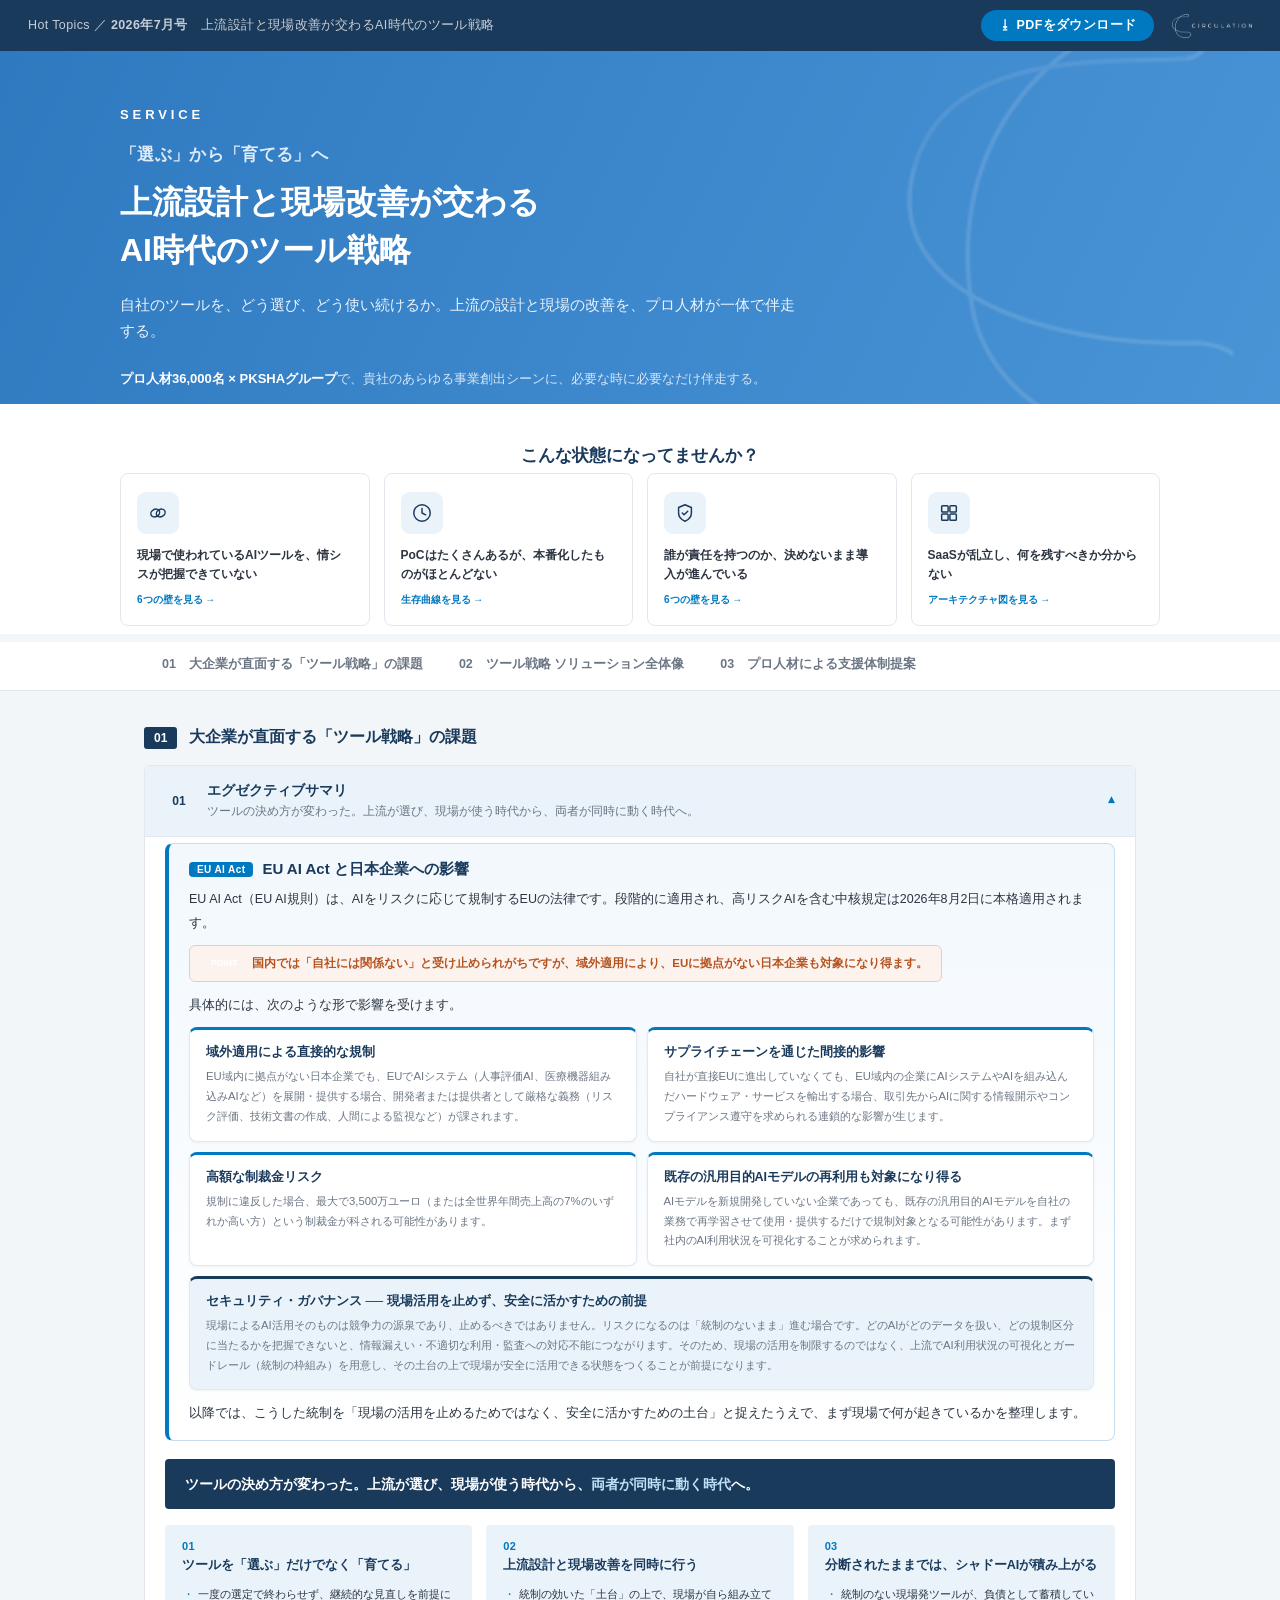
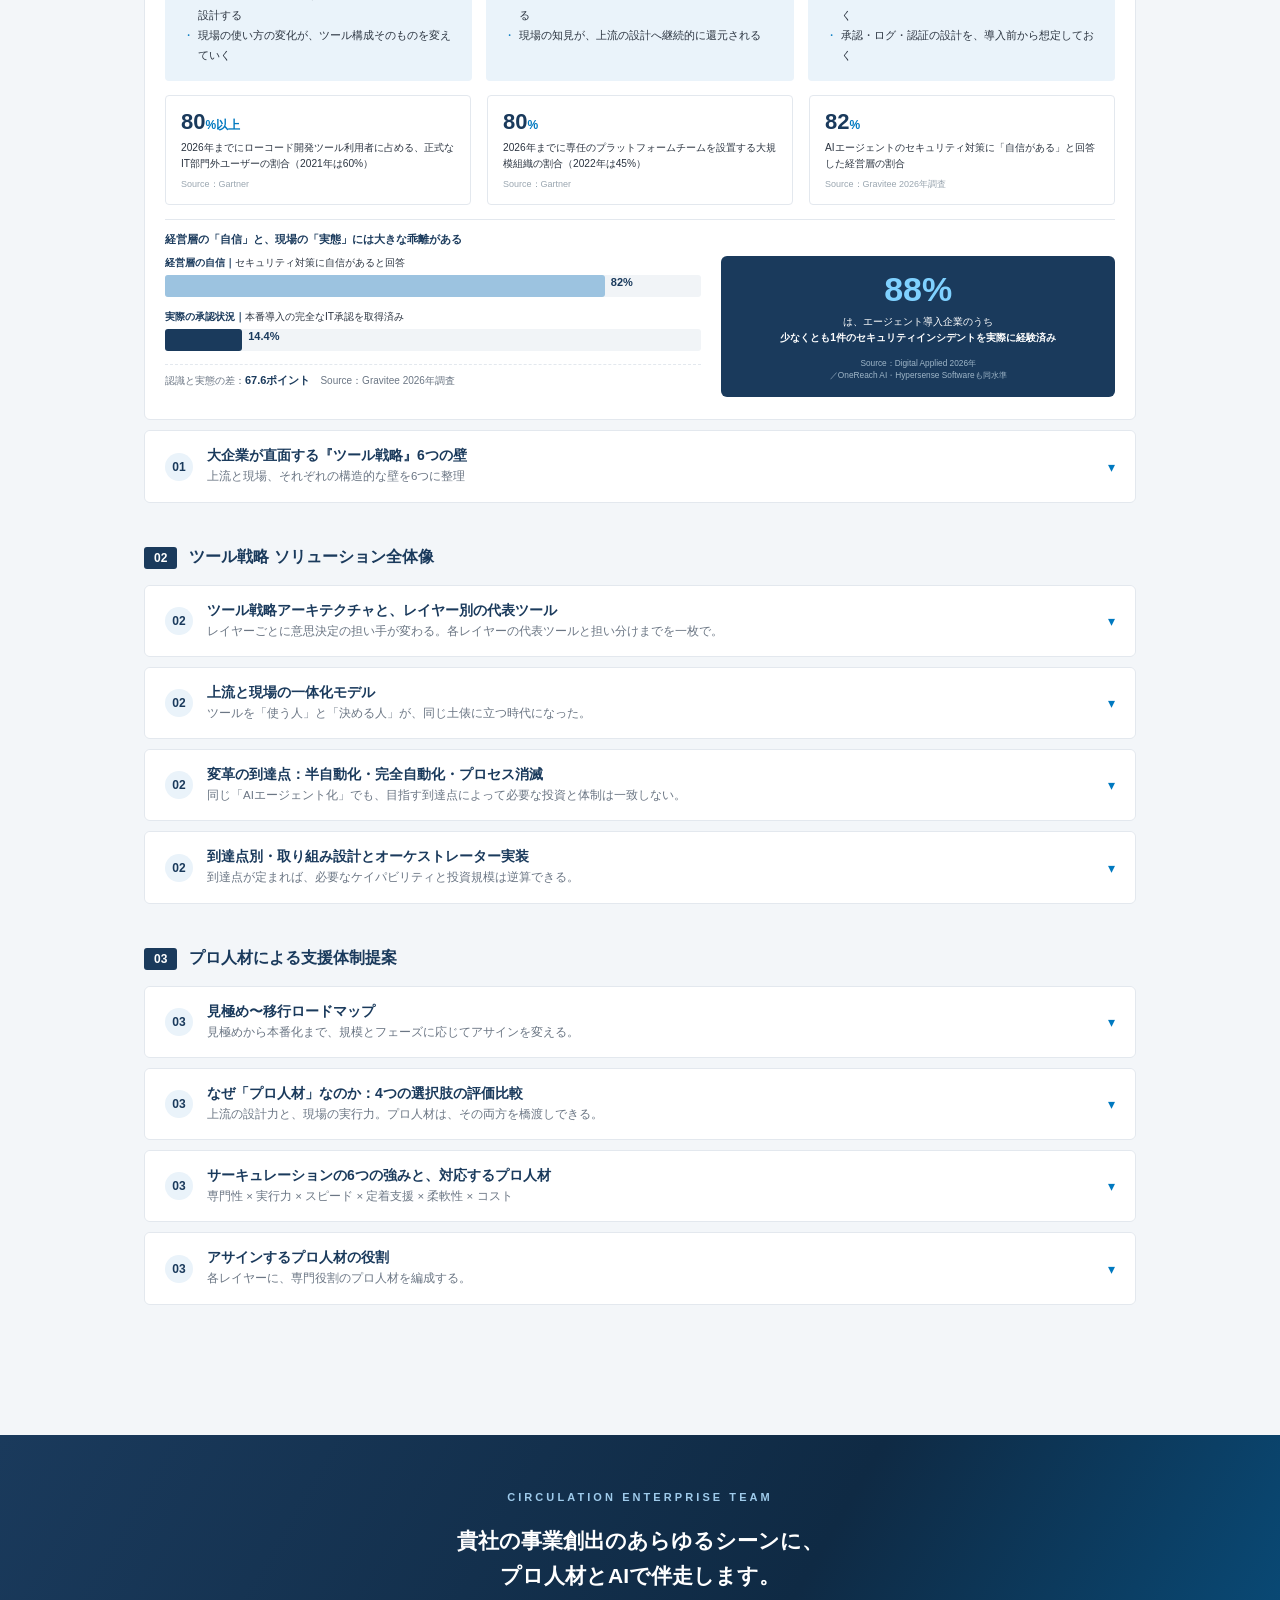
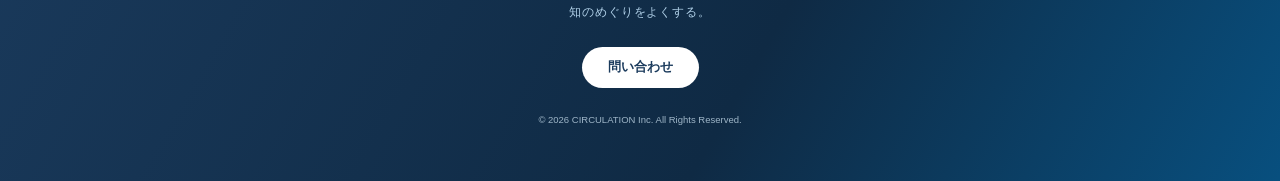
<file: circulation-hot-topics-2026-07.html>
<!DOCTYPE html>
<html lang="ja">
<head>
<meta charset="UTF-8">
<title>CIRCULATION Hot Topics 2026年7月号｜AI時代のツール戦略</title>
<link rel="icon" type="image/png" href="images/favicon.png?v=20260716a">
<link rel="apple-touch-icon" href="images/favicon.png?v=20260716a">
<meta name="viewport" content="width=device-width, initial-scale=1">
<style>


  :root{
    --navy:#1A3A5C; --blue:#0079C0; --blue-mid:#4FA3D1; --blue-pale:#9CC3E0;
    --blue-tint:#EAF3FA; --blue-tint2:#DCEBF7; --ink:#2B3440; --sub:#6B7684; --line:#E3E8EE; --white:#FFFFFF;
    --slide-w:1280px; --slide-h:720px;
  }
  *{box-sizing:border-box;}
  html,body{margin:0;padding:0;background:#EEF2F6;font-family:'Hiragino Kaku Gothic ProN','Hiragino Sans','Yu Gothic UI','Meiryo','Noto Sans JP',sans-serif;color:var(--ink);}
  .topbar{position:sticky;top:0;z-index:50;background:var(--navy);color:#fff;display:flex;align-items:center;justify-content:space-between;padding:10px 28px;font-size:12.5px;letter-spacing:.03em;}
  .topbar .crumb{opacity:.75;} .topbar .crumb b{color:#fff;opacity:1;}
  .topbar .dl{background:var(--blue);color:#fff;border:none;border-radius:20px;padding:7px 18px;font-size:12.5px;font-weight:700;letter-spacing:.03em;cursor:pointer;text-decoration:none;display:inline-flex;align-items:center;gap:6px;}
  .tsp-right{display:flex;align-items:center;gap:18px;}
  .tsp-logo{height:24px;width:auto;display:block;}
  .deck{padding:36px 0 90px;}
  .slide-frame{width:1280px;height:720px;margin:0 auto 30px;position:relative;}
  .slide{width:var(--slide-w);height:var(--slide-h);background:#fff;position:absolute;top:0;left:0;transform-origin:top left;box-shadow:0 6px 22px rgba(20,40,60,.12);padding:40px 56px 32px;overflow:hidden;}
  .bar{display:inline-block;width:5px;height:1em;background:var(--blue);margin-right:11px;vertical-align:-2px;border-radius:1px;}
  h1.h-title{font-size:19.5px;font-weight:700;color:var(--navy);line-height:1.4;margin:0 0 14px;}
  .logo{position:absolute;top:26px;right:54px;font-weight:700;color:var(--navy);font-size:13px;letter-spacing:.04em;}
  .pageno{position:absolute;bottom:16px;right:54px;font-size:10px;color:#B7C0CA;letter-spacing:.05em;}
  .conf{position:absolute;bottom:16px;left:54px;font-size:10px;color:#B7C0CA;letter-spacing:.03em;}
  .section-tag{position:absolute;top:28px;left:54px;font-size:10.5px;color:var(--sub);letter-spacing:.03em;}
  .section-tag b{color:var(--blue);}
  .headblock{margin-top:20px;}

  .cover, .closing{background:linear-gradient(120deg,var(--navy) 0%, #0F2A44 60%, var(--blue) 145%);color:#fff;display:flex;flex-direction:column;justify-content:center;}
  .cover .service, .closing .service{font-size:12.5px;letter-spacing:.28em;color:#9FCBEB;font-weight:700;margin-bottom:26px;}
  .cover h1{font-size:38px;font-weight:700;line-height:1.48;margin:0 0 8px;}
  .cover h1 .accent{color:#BFE0F5;}
  .cover .lede{font-size:15px;color:#CFE3F2;font-weight:400;line-height:1.9;margin:20px 0 44px;max-width:780px;}
  .cover .pitch{font-size:13.5px;color:#BFD9EC;line-height:1.9;} .cover .pitch b{color:#fff;font-weight:700;}
  .cover .brand, .closing .brand{position:absolute;bottom:44px;left:64px;font-size:19px;font-weight:700;letter-spacing:.08em;}
  .curve{position:absolute;right:-120px;top:-140px;width:640px;height:640px;border:1.5px solid rgba(255,255,255,.16);border-radius:50%;}
  .curve.c2{right:-40px;top:120px;width:340px;height:340px;border-color:rgba(255,255,255,.12);}
  .closing{align-items:center;text-align:center;}
  .closing .mark{width:56px;height:56px;margin:0 auto 24px;border-radius:50%;border:1.5px solid #BFE0F5;}
  .closing h2{font-size:23px;font-weight:700;line-height:1.7;margin:0 0 10px;}
  .closing .tag{font-size:12.5px;color:#AFCFE7;letter-spacing:.08em;margin-bottom:32px;}
  .closing .btns{display:flex;gap:16px;}
  .closing .btn{padding:12px 28px;border-radius:24px;font-size:13px;font-weight:700;text-decoration:none;}
  .closing .btn.primary{background:#fff;color:var(--navy);}
  .closing .btn.ghost{border:1.3px solid rgba(255,255,255,.55);color:#fff;}
  .closing .copyright{position:absolute;bottom:26px;font-size:10px;color:#9FB6C8;letter-spacing:.03em;}

  .toc-grid{display:grid;grid-template-columns:1fr 1fr;gap:20px 40px;margin-top:6px;}
  .toc-block .num{font-size:12.5px;font-weight:700;color:var(--blue);letter-spacing:.04em;}
  .toc-block h3{font-size:14.5px;font-weight:700;color:var(--navy);margin:5px 0 9px;}
  .toc-block ul{margin:0;padding:0;list-style:none;}
  .toc-block li{font-size:11.4px;color:var(--sub);padding:5px 0;border-bottom:1px dashed var(--line);}
  .toc-block li:before{content:"── ";color:#C7D3DD;}

  .banner{background:var(--navy);color:#fff;font-size:14px;font-weight:700;border-radius:4px;padding:14px 20px;margin:0 0 16px;line-height:1.6;}
  .banner .hl{color:#BFE0F5;}
  .cols3{display:grid;grid-template-columns:1fr 1fr 1fr;gap:14px;}
  .card{background:var(--blue-tint);border-radius:4px;padding:15px 17px;}
  .card h4{font-size:12.6px;font-weight:700;color:var(--navy);margin:0 0 9px;line-height:1.5;}
  .card .no{font-size:11px;font-weight:700;color:var(--blue);margin-bottom:4px;letter-spacing:.03em;}
  .card ul{margin:0;padding:0 0 0 3px;list-style:none;font-size:11.3px;color:var(--ink);line-height:1.8;}
  .card ul li{position:relative;padding-left:13px;}
  .card ul li:before{content:"・";position:absolute;left:-2px;color:var(--blue);}

  .stat-row{display:grid;grid-template-columns:1fr 1fr 1fr;gap:16px;margin-top:14px;}
  .stat{border:1px solid var(--line);border-radius:4px;padding:13px 15px;}
  .stat .num{font-size:22px;font-weight:700;color:var(--navy);line-height:1.15;}
  .stat .num span{font-size:12px;font-weight:700;color:var(--blue);}
  .stat .lbl{font-size:10.2px;color:var(--ink);margin-top:6px;line-height:1.55;}
  .stat .src{font-size:9px;color:#9AA6B0;margin-top:6px;}

  .funnel{margin-top:14px;border-top:1px solid var(--line);padding-top:12px;}
  .funnel-title{font-size:11px;font-weight:700;color:var(--navy);margin-bottom:9px;}
  .funnel-row{display:flex;align-items:center;gap:12px;margin-bottom:6px;}
  .funnel-label{width:128px;flex:none;font-size:10.3px;font-weight:700;color:var(--navy);}
  .funnel-bar-wrap{flex:1;background:#F1F4F7;border-radius:3px;height:22px;}
  .funnel-bar{height:22px;border-radius:3px;display:flex;align-items:center;padding-left:10px;color:#fff;font-size:10.5px;font-weight:700;}
  .funnel-pct{width:58px;flex:none;text-align:right;font-size:12px;font-weight:700;color:var(--navy);}

  .checklist{margin-top:12px;border:1px solid var(--line);border-radius:4px;padding:13px 17px;background:#FAFBFC;}
  .checklist .ctitle{font-size:10.8px;font-weight:700;color:var(--navy);margin-bottom:8px;}
  .checklist ul{margin:0;padding:0;list-style:none;}
  .checklist li{font-size:10.6px;color:var(--ink);line-height:1.65;padding-left:20px;position:relative;margin-bottom:5px;}
  .checklist li:before{content:"□";position:absolute;left:0;color:var(--blue);font-size:11px;}
  .checklist .cresult{margin-top:7px;padding-top:7px;border-top:1px dashed var(--line);font-size:10px;font-weight:700;color:var(--navy);}

  .note-box{margin-top:12px;background:var(--blue-tint);border-left:3px solid var(--blue);border-radius:0 4px 4px 0;padding:12px 17px;}
  .note-box .ctitle{font-size:10.8px;font-weight:700;color:var(--navy);margin-bottom:7px;}
  .note-box p{font-size:10.3px;color:var(--ink);line-height:1.65;margin:0;}

  .wall-grid{display:grid;grid-template-columns:1fr 1fr 1fr;gap:12px;margin-top:8px;}
  .wall{border:1px solid var(--line);border-radius:4px;padding:13px 15px;}
  .wall .no{font-size:16px;font-weight:700;color:var(--blue);line-height:1;margin-bottom:6px;}
  .wall h5{font-size:11.6px;font-weight:700;color:var(--ink);margin:0 0 7px;line-height:1.45;}
  .wall p{font-size:9.8px;color:var(--sub);line-height:1.58;margin:0 0 8px;}
  .wall .fix{background:var(--blue-tint);border-radius:3px;padding:6px 9px;font-size:9.8px;font-weight:700;color:var(--navy);line-height:1.5;}
  .wall .fix b{color:var(--blue);}

  .phase-row{display:grid;grid-template-columns:1fr 1fr 1fr;gap:0;margin-top:10px;border-radius:4px;overflow:hidden;border:1px solid var(--line);}
  .phase{padding:13px 15px;background:#fff;border-right:1px solid var(--line);}
  .phase:last-child{border-right:none;background:var(--navy);color:#fff;}
  .phase .tag{font-size:9.5px;font-weight:700;letter-spacing:.04em;color:var(--blue);}
  .phase:last-child .tag{color:#BFE0F5;}
  .phase h5{font-size:11.6px;font-weight:700;margin:5px 0 7px;}
  .phase ul{margin:0;padding:0;list-style:none;font-size:9.7px;line-height:1.68;}
  .phase ul li{position:relative;padding-left:11px;color:var(--sub);}
  .phase:last-child ul li{color:#D7E6F0;}
  .phase ul li:before{content:"・";position:absolute;left:-1px;color:var(--blue);}
  .phase:last-child ul li:before{color:#BFE0F5;}

  .refbox{margin-top:10px;background:var(--blue-tint);border-radius:4px;padding:10px 15px;}
  .refbox h5{font-size:10.6px;font-weight:700;color:var(--navy);margin:0 0 5px;}
  .refbox p{font-size:9.8px;color:var(--ink);line-height:1.6;margin:0;}
  .refbox b{color:var(--blue);}

  .layer-map{margin-top:10px;display:flex;flex-direction:column;gap:7px;}
  .layer-row{display:flex;align-items:center;gap:10px;}
  .layer-row .chip{width:140px;flex:none;font-size:11px;font-weight:700;color:#fff;border-radius:4px;padding:11px 8px;text-align:center;line-height:1.4;}
  .layer-row .bar2{flex:1;height:38px;border-radius:4px;background:var(--blue-tint);display:flex;align-items:center;padding:0 16px;font-size:10.8px;color:var(--ink);font-weight:400;justify-content:space-between;}
  .layer-row .dest{width:172px;flex:none;font-size:9.8px;font-weight:700;text-align:center;border-radius:4px;padding:7px 8px;line-height:1.45;background:var(--blue-tint2);color:var(--navy);border:1px solid #BFD9EC;}
  .l-ui .chip{background:var(--blue-pale);} .l-logic .chip{background:var(--blue);} .l-data .chip{background:var(--navy);}

  .tagrow{display:flex;gap:8px;flex-wrap:wrap;margin-top:9px;}
  .tagrow span{background:var(--blue-tint);color:var(--navy);font-size:10.3px;font-weight:700;padding:6px 13px;border-radius:3px;}
  .tagrow-label{font-size:10px;color:var(--sub);margin:11px 0 6px;}

  .layer4-grid{display:grid;grid-template-columns:1fr 1fr 1fr 1fr;gap:12px;margin-top:10px;}
  .layer4{border-radius:4px;padding:14px 13px;color:#fff;min-height:120px;}
  .layer4 .lno{font-size:10px;font-weight:700;opacity:.85;letter-spacing:.04em;}
  .layer4 h5{font-size:12px;font-weight:700;margin:9px 0 7px;line-height:1.4;}
  .layer4 p{font-size:9.6px;line-height:1.6;margin:0;opacity:.92;}
  .ly1{background:#5C7A93;} .ly2{background:var(--blue);} .ly3{background:var(--navy);} .ly4{background:#7D93A3;}

  .compare-mini{width:100%;border-collapse:collapse;margin-top:12px;font-size:9.8px;}
  .compare-mini th,.compare-mini td{border:1px solid var(--line);padding:7px 9px;text-align:center;line-height:1.5;}
  .compare-mini th{background:var(--navy);color:#fff;font-weight:700;font-size:9.4px;}
  .compare-mini td:first-child,.compare-mini th:first-child{text-align:left;font-weight:700;color:var(--navy);background:var(--blue-tint);}

  .matrix{width:100%;border-collapse:collapse;margin-top:10px;font-size:10.2px;}
  .matrix th,.matrix td{border:1px solid var(--line);padding:9px 12px;text-align:left;vertical-align:top;}
  .matrix th{background:var(--navy);color:#fff;font-weight:700;font-size:10.2px;}
  .matrix td.layer{background:var(--blue-tint);font-weight:700;color:var(--navy);width:200px;}
  .matrix td b{color:var(--navy);}
  .matrix .hi{background:var(--blue-tint2);}

  .insight{margin-top:10px;background:var(--navy);color:#fff;border-radius:4px;padding:12px 17px;font-size:10.8px;line-height:1.7;}
  .insight b{color:#BFE0F5;font-weight:700;}
  .insight .lbl{display:block;font-size:9px;font-weight:700;letter-spacing:.1em;color:#BFE0F5;margin-bottom:4px;}

  /* old vs new model (integration slide) */
  .om-wrap{display:grid;grid-template-columns:1fr 1fr;gap:16px;margin-top:10px;}
  .om-col{border-radius:4px;border:1px solid var(--line);overflow:hidden;}
  .om-head{padding:11px 16px;font-size:12px;font-weight:700;color:#fff;}
  .om-old .om-head{background:#7D8B98;}
  .om-new .om-head{background:var(--navy);}
  .om-body{padding:13px 16px;background:#fff;}
  .om-body .role{font-size:10px;font-weight:700;color:var(--blue);margin-top:8px;}
  .om-body .role:first-child{margin-top:0;}
  .om-body p{font-size:10.3px;color:var(--ink);line-height:1.6;margin:3px 0 0;}
  .om-arrow{display:flex;align-items:center;justify-content:center;font-size:22px;color:var(--blue);}

  .ladder-caption{font-size:10.3px;color:var(--sub);text-align:right;margin:0 4px 7px;}
  .ladder-caption b{color:var(--blue);}
  .ladder-row{display:flex;align-items:flex-end;gap:14px;}
  .lcol{flex:1;display:flex;flex-direction:column;justify-content:flex-end;}
  .lcard{background:#fff;border:1px solid var(--line);border-radius:4px;padding:13px 14px;position:relative;z-index:2;}
  .lcard .lno{font-size:10px;font-weight:700;color:var(--blue);margin-bottom:5px;display:flex;justify-content:space-between;align-items:center;}
  .lcard .lno .who{background:var(--blue-tint);color:var(--navy);font-size:8.7px;font-weight:700;padding:2px 7px;border-radius:8px;}
  .lcard h5{font-size:12.3px;font-weight:700;color:var(--navy);margin:0 0 6px;}
  .lcard .ldef{font-size:10px;color:var(--ink);line-height:1.6;margin:0 0 7px;}
  .lcard .lex-title{font-size:9px;font-weight:700;color:var(--blue);margin:7px 0 4px;padding-top:7px;border-top:1px dashed var(--line);}
  .lcard ul.lex{margin:0;padding:0;list-style:none;}
  .lcard ul.lex li{font-size:9.3px;color:var(--sub);line-height:1.55;padding-left:11px;position:relative;margin-bottom:3px;}
  .lcard ul.lex li:before{content:"・";position:absolute;left:-1px;color:var(--blue-mid);}
  .lbar{border-radius:0 0 4px 4px;color:#fff;text-align:center;font-size:10px;font-weight:700;letter-spacing:.04em;display:flex;flex-direction:column;align-items:center;justify-content:center;}
  .lbar span{display:block;font-size:8px;font-weight:400;opacity:.85;margin-top:3px;}
  .s1{background:var(--blue-pale);} .s2{background:var(--blue);} .s3{background:var(--navy);}

  .combo-wrap{display:flex;gap:22px;margin-top:10px;}
  .combo-steps{width:150px;flex:none;position:relative;padding-left:2px;}
  .combo-steps:before{content:"";position:absolute;left:15px;top:16px;bottom:38px;width:1px;background:var(--line);}
  .combo-step{display:flex;gap:10px;margin-bottom:25px;position:relative;}
  .combo-step .cnum{width:30px;height:22px;border-radius:3px;background:var(--navy);color:#fff;display:flex;align-items:center;justify-content:center;font-weight:700;font-size:11.5px;flex:none;z-index:2;}
  .combo-step .clabel{font-size:11.3px;font-weight:700;color:var(--navy);padding-top:2px;line-height:1.35;}
  .combo-table{flex:1;border-collapse:collapse;width:100%;font-size:9.5px;}
  .combo-table th{background:var(--navy);color:#fff;padding:7px 9px;text-align:left;font-size:9.1px;font-weight:700;}
  .combo-table td{border:1px solid var(--line);padding:7px 9px;vertical-align:top;line-height:1.46;}
  .combo-table tr:nth-child(2) td{background:#FAFBFC;}

  .orc-wrap{display:flex;gap:18px;margin-top:8px;align-items:flex-start;}
  .orc-diagram{width:500px;flex:none;background:var(--blue-tint);border-radius:4px;padding:15px;text-align:center;}
  .orc-hub{width:130px;height:40px;background:var(--navy);color:#fff;border-radius:4px;display:flex;align-items:center;justify-content:center;font-size:10.5px;font-weight:700;margin:0 auto;}
  .orc-trunk{width:1px;height:12px;background:var(--blue-mid);margin:0 auto;}
  .orc-bus{height:1px;background:var(--blue-mid);margin:0 auto 12px;width:92%;position:relative;}
  .orc-bus .lbl{position:absolute;top:-16px;left:50%;transform:translateX(-50%);background:var(--blue-tint);padding:0 7px;font-size:8.7px;color:var(--blue);font-weight:700;}
  .orc-agents{display:grid;grid-template-columns:1fr 1fr 1fr;gap:7px;}
  .orc-agent{background:#fff;border:1px solid #BFD9EC;border-radius:4px;padding:9px 5px;text-align:center;font-size:9.2px;font-weight:700;color:var(--navy);}
  .orc-points{flex:1;}
  .orc-point{display:flex;gap:10px;margin-bottom:9px;}
  .orc-point .n{width:20px;height:20px;border-radius:3px;background:var(--navy);color:#fff;font-size:9.5px;font-weight:700;display:flex;align-items:center;justify-content:center;flex:none;}
  .orc-point p{margin:0;font-size:10.2px;line-height:1.5;color:var(--ink);}
  .orc-point p b{color:var(--navy);}
  .pattern-row{display:grid;grid-template-columns:1fr 1fr;gap:10px;margin-top:9px;}
  .pattern{border:1px solid var(--line);border-radius:4px;padding:10px 13px;}
  .pattern h5{font-size:10.5px;font-weight:700;color:var(--navy);margin:0 0 4px;}
  .pattern p{font-size:9.2px;color:var(--sub);line-height:1.5;margin:0;}

  .ba-wrap{display:flex;gap:12px;margin-top:10px;}
  .ba-col{flex:1;border-radius:4px;padding:11px 14px;border:1px solid var(--line);}
  .ba-after{background:var(--blue-tint);border-color:#BFD9EC;}
  .ba-col .btag{font-size:9px;font-weight:700;letter-spacing:.03em;margin-bottom:6px;display:block;color:var(--navy);}
  .ba-col p{font-size:9.7px;line-height:1.58;margin:0;color:var(--ink);}

  .roadmap{display:grid;grid-template-columns:1fr 1fr 1fr 1fr;gap:0;margin-top:8px;border-radius:4px;overflow:visible;border:1px solid var(--line);}
  .rstep{border-right:1px solid var(--line);position:relative;}
  .rstep:last-child{border-right:none;}
  .rstep .head{background:var(--navy);color:#fff;padding:9px 12px;font-size:10.8px;font-weight:700;position:relative;}
  .rstep .head span{display:block;font-size:8.7px;font-weight:400;color:#BFE0F5;margin-top:2px;}
  .rstep .head > span{display:block;font-size:10.8px;font-weight:700;color:#fff;}
  .rstep:not(:last-child) .head:after{content:"›";position:absolute;right:-11px;top:5px;font-size:17px;color:#fff;font-weight:700;z-index:3;}
  .rstep .body{padding:9px 12px;font-size:9.5px;color:var(--ink);line-height:1.56;background:#fff;min-height:100px;}
  .rstep .body li{list-style:none;position:relative;padding-left:10px;margin-bottom:4px;}
  .rstep .body li:before{content:"・";position:absolute;left:-1px;color:var(--blue);}
  .rstep .out{background:var(--blue-tint);font-size:9.1px;color:var(--navy);font-weight:700;padding:7px 12px;}
  .rstaff{background:#F4F7FA;border:1px solid var(--line);border-top:none;padding:9px 18px;font-size:9.5px;color:var(--sub);border-radius:0 0 4px 4px;}
  .rstaff b{color:var(--navy);}

  .gantt{margin-top:12px;border-top:1px solid var(--line);padding-top:11px;}
  .gantt-title{font-size:10.2px;font-weight:700;color:var(--navy);margin-bottom:8px;}
  .gantt-row{display:flex;align-items:center;gap:10px;margin-bottom:5px;}
  .gantt-label{width:150px;flex:none;font-size:9.4px;font-weight:700;color:var(--navy);}
  .gantt-track{flex:1;height:15px;background:#F1F4F7;border-radius:3px;position:relative;}
  .gantt-fill{position:absolute;top:0;height:15px;border-radius:3px;}
  .gantt-months{display:flex;padding-left:160px;font-size:8px;color:var(--sub);margin-top:4px;}
  .gantt-months span{flex:1;text-align:center;}

  .strength-grid{display:grid;grid-template-columns:1fr 1fr 1fr;gap:12px;margin-top:9px;}
  .strength{border:1px solid var(--line);border-radius:4px;padding:13px 13px;}
  .strength .tagline{display:inline-block;background:var(--navy);color:#fff;font-size:9px;font-weight:700;padding:3px 9px;border-radius:2px;margin-bottom:8px;}
  .strength h5{font-size:11.6px;font-weight:700;color:var(--navy);margin:0 0 7px;}
  .strength ul{margin:0;padding:0;list-style:none;font-size:9.6px;color:var(--sub);line-height:1.72;}
  .strength ul li{position:relative;padding-left:10px;}
  .strength ul li:before{content:"・";position:absolute;left:-1px;color:var(--blue);}
  .strength-pro{margin-top:10px;padding-top:10px;border-top:1px dashed var(--line);display:flex;gap:9px;align-items:flex-start;}
  .strength-pro .avatar{width:26px;height:26px;flex:none;}
  .strength-pro .role{font-size:9.8px;font-weight:700;color:var(--blue);margin-bottom:3px;}
  .strength-pro p{font-size:9.4px;color:var(--sub);line-height:1.55;margin:0;}

  .pro-grid{display:grid;grid-template-columns:1fr 1fr 1fr;gap:12px;margin-top:9px;}
  .pro{border:1px solid var(--line);border-radius:4px;padding:12px 14px;}
  .pro .ptop{display:flex;align-items:center;gap:10px;margin-bottom:8px;}
  .pro .avatar{width:30px;height:30px;border-radius:50%;background:var(--blue-tint2);flex:none;position:relative;}
  .pro .avatar:before{content:"";position:absolute;width:11px;height:11px;border-radius:50%;background:#BFD9EC;top:6px;left:9.5px;}
  .pro .avatar:after{content:"";position:absolute;width:17px;height:9px;border-radius:9px 9px 0 0;background:#BFD9EC;bottom:3px;left:6.5px;}
  .pro .role{font-size:9.2px;font-weight:700;color:var(--blue);}
  .pro h5{font-size:11.3px;font-weight:700;color:var(--ink);margin:0 0 6px;line-height:1.4;}
  .pro p{font-size:9.5px;color:var(--sub);line-height:1.6;margin:0 0 7px;}
  .pro .tags{font-size:8.7px;color:var(--navy);font-weight:700;background:var(--blue-tint);border-radius:2px;padding:3px 8px;display:inline-block;}

  .case-top{display:flex;gap:16px;margin-top:4px;}
  .case-badges{display:flex;flex-direction:column;gap:8px;width:172px;flex:none;}
  .case-badge{background:var(--blue-tint);border-radius:3px;padding:8px 11px;}
  .case-badge .k{font-size:8.8px;color:var(--sub);}
  .case-badge .v{font-size:11.3px;font-weight:700;color:var(--navy);margin-top:2px;}
  .case-body{flex:1;}
  .case-block{margin-bottom:9px;}
  .case-block .tag{display:inline-block;font-size:9.2px;font-weight:700;color:#fff;background:var(--navy);border-radius:2px;padding:2px 8px;margin-bottom:6px;}
  .case-block ul{margin:0;padding:0 0 0 2px;list-style:none;font-size:9.7px;line-height:1.6;color:var(--ink);}
  .case-block ul li{position:relative;padding-left:13px;}
  .case-block ul li:before{content:"・";position:absolute;left:-1px;color:var(--blue);}
  .case-note{margin-top:7px;font-size:8.7px;color:var(--sub);background:#F4F7FA;border-radius:3px;padding:6px 9px;}

  .metric-row{display:flex;align-items:center;gap:9px;margin-bottom:6px;}
  .metric-label{width:170px;flex:none;font-size:9.2px;color:var(--navy);font-weight:700;}
  .metric-bars{flex:1;display:flex;flex-direction:column;gap:2px;}
  .metric-bar{height:12px;border-radius:2px;display:flex;align-items:center;}
  .metric-bar.before{background:#E4E9EE;}
  .metric-bar.after{background:var(--blue);}
  .metric-bar span{font-size:7.7px;color:var(--ink);padding-left:6px;font-weight:700;white-space:nowrap;}
  .metric-bar.after span{color:#fff;}

  .quote-box{margin-top:9px;background:var(--blue-tint);border-left:3px solid var(--blue);border-radius:0 4px 4px 0;padding:10px 15px;}
  .quote-box p{font-size:10.2px;color:var(--navy);line-height:1.62;margin:0;font-weight:700;}
  .quote-box .qwho{font-size:8.7px;color:var(--sub);margin-top:6px;font-weight:400;}

  .rating td:first-child{text-align:left;}
  .rating .sym{font-size:13px;font-weight:700;}
  .rating .g{color:var(--blue);} .rating .y{color:#7C8894;} .rating .r{color:#A6B0BA;}
  .rating .hicol{background:var(--blue-tint);}
  .rating th.hicol{background:var(--blue);color:#fff;}
  .rating .subtxt{font-size:9px;font-weight:400;color:var(--ink);}

  /* ===== Icons ===== */
  .ic{width:20px;height:20px;stroke:currentColor;fill:none;stroke-width:1.6;stroke-linecap:round;stroke-linejoin:round;display:inline-block;vertical-align:middle;}
  .wall .whead{display:flex;align-items:center;gap:9px;margin-bottom:7px;}
  .wall .icn{width:30px;height:30px;border-radius:7px;background:var(--blue-tint);color:var(--navy);display:flex;align-items:center;justify-content:center;flex:none;}
  .wall .icn .ic{width:16px;height:16px;}
  .layer-row .chip .ic{width:18px;height:18px;margin-bottom:4px;display:block;margin-left:auto;margin-right:auto;color:#fff;}
  .layer4 .icn{width:30px;height:30px;color:#fff;margin-bottom:8px;}
  .layer4 .icn .ic{width:22px;height:22px;}
  .rstep .head{display:flex;align-items:center;gap:8px;}
  .rstep .head .ic{width:15px;height:15px;color:#BFE0F5;flex:none;}
  .lcard .icn{width:32px;height:32px;border-radius:7px;background:var(--blue-tint);color:var(--navy);display:flex;align-items:center;justify-content:center;margin-bottom:8px;}
  .lcard .icn .ic{width:18px;height:18px;}

  /* ===== Funnel SVG ===== */
  .funnel-chart{display:flex;gap:22px;align-items:center;margin-top:10px;}
  .funnel-svg{flex:none;}
  .funnel-legend{flex:1;display:flex;flex-direction:column;gap:9px;}
  .fl-row{display:flex;align-items:center;gap:10px;}
  .fl-dot{width:11px;height:11px;border-radius:2px;flex:none;}
  .fl-label{font-size:10.6px;color:var(--navy);font-weight:700;flex:1;}
  .fl-pct{font-size:13px;font-weight:700;color:var(--navy);}

  /* ===== Radar chart ===== */
  .radar-wrap{display:flex;gap:24px;align-items:center;margin:10px 0 14px;flex-wrap:wrap;}
  .radar-legend{display:flex;flex-direction:column;gap:8px;}
  .rl-row{display:flex;align-items:center;gap:8px;font-size:10.8px;color:var(--ink);}
  .rl-swatch{width:13px;height:13px;border-radius:3px;flex:none;}

  /* ===== Flow diagram (upstream-frontline) ===== */
  .flow-diagram{display:flex;align-items:center;justify-content:center;gap:14px;padding:14px 0 6px;}
  .flow-node{width:52px;height:52px;border-radius:50%;display:flex;align-items:center;justify-content:center;flex:none;}
  .flow-node .ic{width:24px;height:24px;}
  .flow-label{font-size:9.5px;color:var(--sub);text-align:center;margin-top:5px;}
  .flow-node-wrap{display:flex;flex-direction:column;align-items:center;}
  .flow-connector{flex:1;height:2px;position:relative;min-width:40px;}


  @media print{
    html,body{background:#fff;} .topbar{display:none;} .deck{padding:0;}
    .slide-frame{width:1280px!important;height:720px!important;margin:0!important;}
    .slide{box-shadow:none;transform:none!important;break-after:page;page-break-after:always;}
    .slide-frame:last-child .slide{break-after:auto;page-break-after:auto;}
  }
  @page{size:1280px 720px;margin:0;}

  /* ===== Architecture diagram ===== */
  .arch{margin-top:8px;}
  .arch-box{border-radius:6px;padding:13px 18px;color:#fff;}
  .arch-top{background:var(--navy);text-align:center;}
  .arch-mid{background:var(--blue);text-align:center;}
  .arch-label{font-size:14px;font-weight:700;opacity:1;letter-spacing:.02em;}
  .arch-title{font-size:10.8px;font-weight:500;margin:5px 0 4px;opacity:.92;}
  .arch-desc{font-size:9.8px;opacity:.92;line-height:1.55;max-width:680px;margin:0 auto;}
  .arch-trunk{width:2px;height:12px;background:var(--blue-mid);margin:0 auto;}
  .arch-arrow-d{width:0;height:0;border-left:5px solid transparent;border-right:5px solid transparent;border-top:7px solid var(--blue-mid);margin:0 auto;}
  .arch-bus-wrap{position:relative;height:30px;}
  .arch-bus-line{position:absolute;top:0;left:25%;right:25%;height:2px;background:var(--blue-mid);}
  .arch-bus-drop{position:absolute;top:0;width:2px;height:30px;background:var(--blue-mid);}
  .arch-bus-drop.l{left:25%;} .arch-bus-drop.r{right:25%;}
  .arch-bus-arrow{position:absolute;bottom:-6px;width:0;height:0;border-left:5px solid transparent;border-right:5px solid transparent;border-top:7px solid var(--blue-mid);}
  .arch-bus-arrow.l{left:calc(25% - 5px);} .arch-bus-arrow.r{right:calc(25% - 5px);}
  .arch-bottom-row{display:flex;gap:16px;}
  .arch-bottom-row .arch-box{flex:1;background:#fff;border:1.5px solid var(--navy);color:var(--ink);}
  .arch-bottom-row .arch-title{color:var(--navy);text-align:left;}
  .arch-bottom-row .arch-label{color:var(--blue);}
  .arch-bottom-row .arch-desc{color:var(--sub);max-width:none;text-align:left;margin:0;}
  .arch-subgrid{display:grid;grid-template-columns:1fr 1fr 1fr;gap:7px;margin-top:10px;}
  .arch-sub{background:var(--blue-tint);border-radius:4px;padding:7px 5px;text-align:center;font-size:9.8px;font-weight:700;color:var(--navy);}
  .arch-sub span{display:block;font-size:8.2px;font-weight:400;color:var(--sub);margin-top:2px;}
  .arch-tags{display:flex;gap:6px;flex-wrap:wrap;margin-top:9px;}
  .arch-tags span{font-size:8.8px;background:var(--blue-tint);color:var(--navy);padding:3px 8px;border-radius:2px;font-weight:700;}
  .arch-sizerow{display:flex;gap:8px;margin-top:8px;font-size:9px;}
  .arch-sizerow .sz{flex:1;background:rgba(255,255,255,.14);border-radius:4px;padding:6px 9px;text-align:left;}
  .arch-sizerow .sz b{display:block;font-size:9px;margin-bottom:2px;color:#BFE0F5;}
  .arch-fde{display:flex;align-items:center;gap:11px;margin-top:14px;padding:11px 15px;background:var(--blue-tint);border:1px dashed var(--blue-mid);border-left:4px solid var(--blue);border-radius:6px;font-size:11px;color:var(--ink);line-height:1.7;}
  .arch-fde .afde-tag{flex:none;background:var(--blue);color:#fff;font-size:9px;font-weight:700;letter-spacing:.05em;padding:3px 9px;border-radius:3px;}
  .arch-fde b{color:var(--navy);}

  /* ladder progression connector */
  .ladder-flow{display:flex;align-items:center;justify-content:center;gap:4px;margin:6px 0 10px;}
  .ladder-flow .lf-dot{width:7px;height:7px;border-radius:50%;background:var(--blue-pale);}
  .ladder-flow .lf-dot:nth-child(3){background:var(--blue);}
  .ladder-flow .lf-dot:nth-child(5){background:var(--navy);}
  .ladder-flow .lf-line{width:60px;height:1.5px;background:var(--line);}

  @media print{
    html,body{background:#fff;} .topbar{display:none;} .deck{padding:0;}
    .slide-frame{width:1280px!important;height:720px!important;margin:0!important;}
    .slide{box-shadow:none;transform:none!important;break-after:page;page-break-after:always;}
    .slide-frame:last-child .slide{break-after:auto;page-break-after:auto;}
  }
  @page{size:1280px 720px;margin:0;}


  body.portal{background:#F3F6F9;}
  .wrap{max-width:1040px;margin:0 auto;padding:0 24px 80px;}
  .hero{position:relative;overflow:hidden;background:linear-gradient(115deg,#2F79C0 0%, #3E88CD 55%, #4F9BDA 125%);color:#fff;padding:56px 40px 0;}
  .hero-c{position:absolute;top:50%;right:-70px;transform:translateY(-50%);height:560px;width:auto;opacity:.16;pointer-events:none;z-index:0;}
  .hero-inner{position:relative;z-index:1;max-width:1040px;margin:0 auto;}
  .hero .service{font-size:13px;letter-spacing:.3em;color:#fff;font-weight:700;margin-bottom:20px;}
  .hero h1{font-size:32px;font-weight:700;line-height:1.5;margin:0 0 18px;color:#fff;}
  .hero h1 .accent{color:#DDEBFA;display:block;font-size:17px;font-weight:700;margin:0 0 10px;letter-spacing:.02em;}
  .hero .lede{font-size:14.5px;color:#EAF3FC;line-height:1.85;margin:0 0 22px;max-width:680px;}
  .hero .pitch{font-size:13px;color:#D5E7F7;line-height:1.85;}
  .hero .pitch b{color:#fff;}
  .hero-stats{display:grid;grid-template-columns:repeat(4,1fr);gap:14px;margin-top:32px;padding-bottom:32px;}
  .hero-stat{background:rgba(255,255,255,.07);border:1px solid rgba(255,255,255,.16);border-radius:8px;padding:16px 14px;display:flex;align-items:center;gap:12px;}
  .hero-stat .donut{flex:none;position:relative;width:64px;height:64px;}
  .hero-stat .donut svg{width:64px;height:64px;}
  .hero-stat .donut .dtxt{position:absolute;inset:0;display:flex;align-items:center;justify-content:center;font-size:14px;font-weight:700;color:#fff;}
  .hero-stat .l{font-size:10px;color:#CFE3F2;line-height:1.5;}
  .hero-stat .l b{display:block;color:#fff;font-size:10.5px;margin-bottom:2px;}

  .diag{background:#fff;padding:40px 24px 8px;}
  .diag-inner{max-width:1040px;margin:0 auto;}
  .diag h2{font-size:17px;font-weight:700;color:var(--navy);text-align:center;margin:0 0 6px;}
  .diag .sub{font-size:11.5px;color:var(--sub);text-align:center;margin:0 0 22px;}
  .diag-grid{display:grid;grid-template-columns:repeat(4,1fr);gap:14px;}
  .diag-card{border:1.5px solid var(--line);border-radius:8px;padding:18px 16px;text-decoration:none;display:block;transition:border-color .2s,transform .2s;cursor:pointer;background:#fff;}
  .diag-card:hover{border-color:var(--blue);transform:translateY(-2px);}
  .diag-card .icn{width:42px;height:42px;border-radius:9px;background:var(--blue-tint);color:var(--navy);display:flex;align-items:center;justify-content:center;margin-bottom:12px;}
  .diag-card .icn .ic{width:22px;height:22px;}
  .diag-card p{font-size:12px;color:var(--ink);font-weight:700;line-height:1.6;margin:0 0 8px;}
  .diag-card .goto{font-size:10px;color:var(--blue);font-weight:700;}

  .jumpnav{position:sticky;top:0;z-index:60;background:#fff;border-bottom:1px solid var(--line);margin-top:8px;}
  .jumpnav-inner{max-width:1040px;margin:0 auto;display:flex;gap:0;padding:0 24px;overflow-x:auto;}
  .jumpnav a{white-space:nowrap;display:block;padding:14px 18px;font-size:12.5px;font-weight:700;color:var(--sub);text-decoration:none;border-bottom:3px solid transparent;}
  .jumpnav a:hover{color:var(--blue);border-bottom-color:var(--blue-pale);}

  .acc-groupTitle{display:flex;align-items:center;gap:12px;margin:44px 0 16px;font-size:16px;font-weight:700;color:var(--navy);scroll-margin-top:60px;}
  .acc-groupTitle .gnum{background:var(--navy);color:#fff;font-size:12px;font-weight:700;border-radius:3px;padding:4px 10px;}
  .wrap > .acc-groupTitle:first-of-type{margin-top:36px;}

  .acc-item{background:#fff;border:1px solid var(--line);border-radius:6px;margin-bottom:10px;overflow:hidden;scroll-margin-top:60px;}
  .acc-header{width:100%;display:flex;align-items:center;gap:14px;padding:16px 20px;background:#fff;border:none;cursor:pointer;text-align:left;font-family:inherit;}
  .acc-header:hover{background:#FAFBFC;}
  .acc-num{flex:none;width:28px;height:28px;border-radius:50%;background:var(--blue-tint);color:var(--navy);font-size:12px;font-weight:700;display:flex;align-items:center;justify-content:center;}
  .acc-headtext{flex:1;min-width:0;}
  .acc-title{display:block;font-size:14px;font-weight:700;color:var(--navy);margin-bottom:3px;}
  .acc-teaser{display:block;font-size:11.5px;color:var(--sub);line-height:1.5;white-space:nowrap;overflow:hidden;text-overflow:ellipsis;}
  .acc-chevron{flex:none;color:var(--blue);font-size:14px;transition:transform .3s ease;}
  .acc-item.open .acc-chevron{transform:rotate(180deg);}
  .acc-item.open .acc-header{background:var(--blue-tint);}
  .acc-item.open .acc-teaser{white-space:normal;}

  .acc-body{max-height:0;overflow:hidden;transition:max-height .4s ease;}
  .acc-item.open .acc-body{max-height:9000px;}
  .acc-bodyinner{padding:6px 20px 22px;border-top:1px solid var(--line);}

  .footer-cta{background:linear-gradient(120deg,var(--navy) 0%, #0F2A44 60%, var(--blue) 145%);color:#fff;text-align:center;padding:56px 24px;margin-top:40px;}
  .footer-cta h2{font-size:21px;font-weight:700;line-height:1.7;margin:0 0 10px;}
  .footer-cta .tag{font-size:12px;color:#AFCFE7;letter-spacing:.08em;margin-bottom:26px;}
  .footer-cta .btns{display:flex;gap:14px;justify-content:center;}
  .footer-cta .btn{padding:12px 26px;border-radius:24px;font-size:12.5px;font-weight:700;text-decoration:none;}
  .footer-cta .btn.primary{background:#fff;color:var(--navy);}
  .footer-cta .btn.ghost{border:1.3px solid rgba(255,255,255,.55);color:#fff;}
  .footer-cta .copyright{margin-top:26px;font-size:9.5px;color:#9FB6C8;}

  @media (max-width:720px){
    .cols3, .wall-grid, .layer4-grid, .strength-grid, .pro-grid, .stat-row, .compare-mini, .om-wrap, .pattern-row, .ba-wrap, .hero-stats, .diag-grid, .arch-bottom-row, .arch-sizerow{grid-template-columns:1fr!important;display:flex!important;flex-direction:column;}
    .orc-wrap{flex-direction:column;}
    .orc-diagram{width:100%!important;}
    .combo-wrap{flex-direction:column;}
    .roadmap{grid-template-columns:1fr!important;display:flex;flex-direction:column;}
    .rstep:not(:last-child) .head:after{display:none;}
    .case-top{flex-direction:column;}
    .case-badges{width:100%!important;flex-direction:row;flex-wrap:wrap;}
    .radar-wrap{flex-direction:column;}
    .radar-wrap svg{width:100%;height:auto;}
    .arch-bus-wrap{display:none;}
  }


  .gapviz{display:flex;gap:20px;align-items:stretch;margin-top:4px;}
  .gapviz-left{flex:1.5;}
  .gap-row{margin-bottom:13px;}
  .gap-toplabel{font-size:10.3px;color:var(--ink);margin-bottom:5px;}
  .gap-toplabel b{color:var(--navy);}
  .gap-bar-wrap{background:#F1F4F7;border-radius:3px;height:22px;position:relative;}
  .gap-bar{height:22px;border-radius:3px;}
  .gap-pctlabel{position:absolute;top:1px;transform:translateX(6px);font-size:11px;font-weight:700;color:var(--navy);}
  .gap-delta{font-size:10px;color:var(--sub);margin-top:10px;padding-top:8px;border-top:1px dashed var(--line);}
  .gap-delta b{color:var(--navy);font-size:11px;}
  .gapviz-right{flex:1;background:var(--navy);color:#fff;border-radius:6px;padding:16px 18px;text-align:center;display:flex;flex-direction:column;justify-content:center;}
  .gapviz-right .num{font-size:34px;font-weight:700;color:#7FD1FF;line-height:1;}
  .gapviz-right .txt{font-size:10.3px;line-height:1.6;margin-top:8px;}
  .gapviz-right .txt b{color:#fff;}
  .gapviz-right .src{font-size:8.3px;color:#9FB6C8;margin-top:10px;line-height:1.5;}
  /* エグゼクティブサマリ冒頭：EU AI Act */
  .euact{border:1px solid #C7DCEC;background:linear-gradient(180deg,#F2F8FD,#FFFFFF);border-left:4px solid var(--blue);border-radius:8px;padding:16px 20px 14px;margin:0 0 18px;}
  .euact-head{display:flex;align-items:center;gap:9px;font-weight:700;color:var(--navy);font-size:15px;margin-bottom:9px;}
  .euact-head .tag{font-size:10px;font-weight:700;color:#fff;background:var(--blue);border-radius:4px;padding:2px 8px;letter-spacing:.04em;}
  .euact p{font-size:12.5px;line-height:1.9;color:var(--ink);margin:0 0 10px;}
  .euact-note{display:inline-flex;align-items:center;gap:7px;background:#FDF3EE;border:1px solid #F0C9B3;border-radius:6px;padding:8px 13px;margin:0 0 12px;font-size:11.5px;font-weight:700;color:#B4531F;line-height:1.6;}
  .euact-note .nlbl{font-size:8.6px;font-weight:700;color:#fff;background:var(--orange);border-radius:3px;padding:2px 8px;white-space:nowrap;}
  .euact-list{display:grid;grid-template-columns:1fr 1fr;gap:10px;margin:2px 0 12px;}
  .eul{background:#fff;border:1px solid var(--line);border-top:3px solid var(--blue);border-radius:8px;padding:14px 16px;box-shadow:0 1px 3px rgba(20,40,60,.05);}
  .eul b{display:block;color:var(--navy);font-size:12.5px;margin-bottom:6px;}
  .eul p{font-size:11.3px;line-height:1.75;color:var(--sub);margin:0;}
  .eul-risk{grid-column:1 / -1;border-top-color:var(--navy);background:var(--blue-tint);}
  .eul-risk b{color:var(--navy);}
  @media(max-width:720px){ .euact-list{grid-template-columns:1fr;} .eul-risk{grid-column:auto;} }
  .euact-bridge{color:var(--ink) !important;margin-bottom:0 !important;}
  /* 代表的なツールと使い分け */
  .tools-intro{font-size:12px;line-height:1.85;color:var(--ink);margin:2px 0 12px;}
  .tools{display:flex;flex-direction:column;gap:8px;}
  .tl-row{display:grid;grid-template-columns:172px 1fr;border:1px solid var(--line);border-radius:6px;overflow:hidden;}
  .tl-layer{background:var(--navy);color:#fff;padding:11px 13px;font-size:11px;font-weight:700;display:flex;align-items:center;line-height:1.45;}
  .tl-body{padding:11px 14px;}
  .tl-tools{display:flex;flex-wrap:wrap;gap:6px;margin-bottom:8px;}
  .tool{font-size:10.4px;font-weight:700;color:var(--navy);background:var(--blue-tint);border:1px solid #D4E6F4;border-radius:4px;padding:3px 9px;}
  .tl-badges{display:flex;flex-wrap:wrap;gap:5px;margin-bottom:5px;}
  .how{font-size:8.6px;font-weight:700;color:#fff;border-radius:3px;padding:2px 8px;white-space:nowrap;}
  .how-citizen{background:#2E9E6B;}
  .how-platform{background:var(--blue);}
  .how-pro{background:var(--navy);}
  .how-pksha{background:#C2571C;}
  .tl-note{font-size:10px;color:var(--sub);line-height:1.65;}
  .tools-legend{display:flex;flex-wrap:wrap;gap:12px;margin:10px 0 2px;font-size:9.4px;color:var(--sub);}
  .tools-legend span{display:inline-flex;align-items:center;gap:5px;}
  .tools-legend i{width:11px;height:11px;border-radius:2px;display:inline-block;}
  .tools-principle{margin-top:12px;background:var(--navy);color:#fff;border-radius:6px;padding:14px 18px;}
  .tools-principle h5{margin:0 0 9px;font-size:12px;color:#BFE0F5;font-weight:700;}
  .tp-item{font-size:10.6px;line-height:1.7;margin-bottom:6px;}
  .tp-item:last-child{margin-bottom:0;}
  .tp-item b{color:#BFE0F5;}
  .tools-note{margin-top:8px;font-size:9px;color:var(--sub);line-height:1.55;}
  .tools-subhead{margin:20px 0 8px;padding-top:16px;border-top:1px solid var(--line);font-size:13px;font-weight:700;color:var(--navy);}
  /* アーキ図の各レイヤーに入れるツール／担い分け */
  .arch-tools{display:flex;flex-wrap:wrap;gap:6px;margin-top:9px;}
  .atool{font-size:9.6px;font-weight:700;border-radius:4px;padding:3px 9px;line-height:1.3;}
  .arch .atool{background:rgba(255,255,255,.15);color:#fff;border:1px solid rgba(255,255,255,.30);}
  .arch-bottom-row .atool{background:var(--blue-tint);color:var(--navy);border:1px solid #D4E6F4;}
  .arch-how{display:flex;flex-wrap:wrap;gap:6px;margin-top:8px;}
  .arch-how .how{background:#fff;color:var(--navy);border:1px solid var(--line);border-radius:999px;padding:3px 10px;font-size:9px;font-weight:700;display:inline-flex;align-items:center;gap:5px;white-space:nowrap;}
  .arch-how .how:before{content:"";width:8px;height:8px;border-radius:50%;background:var(--navy);flex:none;}
  .arch-how .how-citizen:before{background:#2E9E6B;}
  .arch-how .how-platform:before{background:var(--blue);}
  .arch-how .how-pro:before{background:var(--navy);}
  .arch-how .how-pksha:before{background:#C2571C;}
  .arch-l0 .arch-tools,.arch-top .arch-tools,.arch-l0 .arch-how,.arch-top .arch-how{justify-content:center;}
  /* 役割カード：クリックでプロ人材例モーダル */
  .role-card{cursor:pointer;transition:box-shadow .15s,transform .15s,border-color .15s;}
  .role-card:hover{box-shadow:0 4px 14px rgba(20,40,60,.12);border-color:var(--blue);transform:translateY(-1px);}
  .role-cta{margin-top:auto;border-top:1px dashed var(--line);padding-top:9px;font-size:10px;font-weight:700;color:var(--blue);display:flex;align-items:center;justify-content:space-between;}
  .role-chev{font-size:16px;line-height:1;}
  .rmodal{position:fixed;inset:0;background:rgba(15,30,45,.55);display:flex;align-items:center;justify-content:center;z-index:200;padding:24px;}
  .rmodal[hidden]{display:none;}
  .rmodal-box{background:#fff;border-radius:10px;max-width:560px;width:100%;max-height:86vh;overflow:auto;padding:26px 30px;position:relative;box-shadow:0 20px 60px rgba(0,0,0,.3);}
  .rmodal-close{position:absolute;top:12px;right:14px;border:none;background:none;font-size:22px;color:var(--sub);cursor:pointer;line-height:1;}
  .rm-layer{display:inline-block;font-size:9.5px;font-weight:700;color:#fff;background:var(--blue);border-radius:3px;padding:3px 9px;margin-bottom:8px;}
  .rm-name{font-size:18px;font-weight:700;color:var(--navy);margin:0 0 10px;}
  .rm-summary{font-size:12.5px;line-height:1.85;color:var(--ink);margin:0 0 6px;}
  .rm-sec-label{font-size:11px;font-weight:700;color:var(--blue);margin:15px 0 7px;}
  .rm-points{margin:0;padding:0;list-style:none;}
  .rm-points li{position:relative;padding-left:14px;font-size:12px;line-height:1.7;color:var(--ink);margin-bottom:5px;}
  .rm-points li:before{content:"・";position:absolute;left:0;color:var(--blue);font-weight:700;}
  .rm-persona{font-size:12px;line-height:1.78;color:var(--ink);margin:0;}
  .rm-pro{border:1px solid var(--line);border-left:3px solid var(--blue);border-radius:6px;padding:10px 13px;margin-bottom:8px;font-size:11.5px;line-height:1.75;color:var(--ink);}
  .rm-pro-n{display:inline-block;font-size:8.6px;font-weight:700;color:#fff;background:var(--blue);border-radius:3px;padding:2px 8px;margin-right:8px;vertical-align:1px;}
  .rm-note{margin-top:16px;font-size:10px;color:var(--sub);background:#F4F7FA;border-radius:4px;padding:9px 12px;line-height:1.6;}
  @media(max-width:720px){ .tl-row{grid-template-columns:1fr;} }
  /* LAYER 0（要件定義・アーキテクト設計） */
  .arch-l0{background:linear-gradient(135deg,var(--blue),#0a6ea8);text-align:center;}
  /* アサインするプロ人材の役割 */
  .role-intro{font-size:12.5px;line-height:1.85;color:var(--ink);margin:2px 0 14px;}
  .role-grid{display:grid;grid-template-columns:repeat(3,1fr);gap:12px;}
  .role-card{border:1px solid var(--line);border-radius:6px;padding:14px 15px;background:#fff;border-top:3px solid var(--blue);display:flex;flex-direction:column;}
  .role-top{display:flex;align-items:center;gap:8px;flex-wrap:wrap;margin-bottom:7px;}
  .role-name{font-size:13px;font-weight:700;color:var(--navy);}
  .role-layer{font-size:8.6px;font-weight:700;letter-spacing:.03em;color:#fff;background:var(--blue);border-radius:3px;padding:2px 7px;white-space:nowrap;}
  .role-desc{font-size:10.4px;line-height:1.72;color:var(--sub);margin:0 0 12px;flex:1;}
  .role-assign{border-top:1px dashed var(--line);padding-top:9px;font-size:9.4px;font-weight:700;color:var(--navy);display:flex;align-items:center;justify-content:space-between;gap:8px;}
  .role-tbd{font-size:8.8px;font-weight:700;color:var(--blue);background:var(--blue-tint);border-radius:10px;padding:2px 9px;}
  .role-foot{margin-top:11px;font-size:9.2px;color:var(--sub);background:#F4F7FA;border-radius:3px;padding:8px 11px;line-height:1.6;}
  @media(max-width:720px){ .role-grid{grid-template-columns:1fr;} }
</style>
</head>
<body class="portal">

<svg class="icon-defs" aria-hidden="true" style="position:absolute;width:0;height:0;overflow:hidden;">
<defs>
  <symbol id="ic-chain" viewBox="0 0 24 24"><ellipse cx="9" cy="12" rx="5" ry="4" transform="rotate(-30 9 12)"/><ellipse cx="15" cy="12" rx="5" ry="4" transform="rotate(-30 15 12)"/></symbol>
  <symbol id="ic-clock" viewBox="0 0 24 24"><circle cx="12" cy="12" r="9"/><path d="M12 7v5l4 2"/></symbol>
  <symbol id="ic-shield" viewBox="0 0 24 24"><path d="M12 3l7 3v6c0 5-3.5 7.5-7 9-3.5-1.5-7-4-7-9V6l7-3z"/><path d="M9 12l2 2 4-4"/></symbol>
  <symbol id="ic-bulb" viewBox="0 0 24 24"><path d="M9 18h6M10 21h4"/><path d="M12 3a6 6 0 0 0-3 11.2c.6.4 1 1 1 1.8h4c0-.8.4-1.4 1-1.8A6 6 0 0 0 12 3z"/></symbol>
  <symbol id="ic-warning" viewBox="0 0 24 24"><path d="M12 4 21 20H3z"/><path d="M12 10v4M12 17h.01"/></symbol>
  <symbol id="ic-calendar" viewBox="0 0 24 24"><rect x="3" y="5" width="18" height="16" rx="2"/><path d="M3 9h18M8 3v4M16 3v4"/></symbol>
  <symbol id="ic-monitor" viewBox="0 0 24 24"><rect x="3" y="4" width="18" height="12" rx="1.5"/><path d="M8 20h8M12 16v4"/></symbol>
  <symbol id="ic-gear" viewBox="0 0 24 24"><circle cx="12" cy="12" r="3.2"/><path d="M12 3v3M12 18v3M3 12h3M18 12h3M5.6 5.6l2.1 2.1M16.3 16.3l2.1 2.1M18.4 5.6l-2.1 2.1M7.7 16.3l-2.1 2.1"/></symbol>
  <symbol id="ic-database" viewBox="0 0 24 24"><ellipse cx="12" cy="6" rx="7" ry="3"/><path d="M5 6v6c0 1.7 3.1 3 7 3s7-1.3 7-3V6"/><path d="M5 12v6c0 1.7 3.1 3 7 3s7-1.3 7-3v-6"/></symbol>
  <symbol id="ic-chat" viewBox="0 0 24 24"><path d="M4 5h16v10H9l-4 4v-4H4z"/></symbol>
  <symbol id="ic-bot" viewBox="0 0 24 24"><rect x="5" y="8" width="14" height="10" rx="2"/><circle cx="9.5" cy="13" r="1.2"/><circle cx="14.5" cy="13" r="1.2"/><path d="M12 4v3M9 4h6"/></symbol>
  <symbol id="ic-grid" viewBox="0 0 24 24"><rect x="4" y="4" width="7" height="7" rx="1"/><rect x="13" y="4" width="7" height="7" rx="1"/><rect x="4" y="13" width="7" height="7" rx="1"/><rect x="13" y="13" width="7" height="7" rx="1"/></symbol>
  <symbol id="ic-target" viewBox="0 0 24 24"><circle cx="12" cy="12" r="8"/><circle cx="12" cy="12" r="4.5"/><circle cx="12" cy="12" r="1"/></symbol>
  <symbol id="ic-search" viewBox="0 0 24 24"><circle cx="10.5" cy="10.5" r="6.5"/><path d="M20 20l-5-5"/></symbol>
  <symbol id="ic-balance" viewBox="0 0 24 24"><path d="M12 3v15M6 8h12M6 8l-3 6h6l-3-6zm12 0l-3 6h6l-3-6z"/><path d="M8 21h8"/></symbol>
  <symbol id="ic-flask" viewBox="0 0 24 24"><path d="M9 3h6M10 3v6l-5 9a2 2 0 0 0 1.8 3h10.4a2 2 0 0 0 1.8-3l-5-9V3"/><path d="M8 15h8"/></symbol>
  <symbol id="ic-eliminate" viewBox="0 0 24 24"><circle cx="12" cy="12" r="8.5"/><path d="M6.5 17.5l11-11"/></symbol>
  <symbol id="ic-link" viewBox="0 0 24 24"><path d="M8 8l-1.8 1.8a3.5 3.5 0 0 0 5 5L13 13"/><path d="M16 16l1.8-1.8a3.5 3.5 0 0 0-5-5L11 11"/></symbol>
  <symbol id="ic-cpu" viewBox="0 0 24 24"><rect x="7" y="7" width="10" height="10" rx="1.5"/><path d="M12 3v4M12 17v4M3 12h4M17 12h4M5 5l3 3M19 5l-3 3M5 19l3-3M19 19l-3-3"/></symbol>
  <symbol id="ic-person" viewBox="0 0 24 24"><circle cx="12" cy="8" r="3.3"/><path d="M5.5 20c0-3.6 2.9-6 6.5-6s6.5 2.4 6.5 6"/></symbol>
  <symbol id="ic-people" viewBox="0 0 24 24"><circle cx="9" cy="8" r="3"/><circle cx="16" cy="9" r="2.5"/><path d="M3.5 20c0-3.3 2.5-5.5 5.5-5.5 2 0 3.7 1 4.6 2.5"/><path d="M13.5 20c.3-2.7 2.2-4.5 4.7-4.5 2.4 0 4.3 1.8 4.8 4.5"/></symbol>
  <symbol id="ic-tower" viewBox="0 0 24 24"><path d="M12 2l8 4-8 4-8-4 8-4z"/><path d="M4 11l8 4 8-4M4 16l8 4 8-4"/></symbol>
  <symbol id="ic-puzzle" viewBox="0 0 24 24"><path d="M9 4h3.2a1.6 1.6 0 1 1 0 3.2H15v3.6a1.8 1.8 0 1 0 0 3.6V18h-3.6a1.6 1.6 0 1 0-3.2 0H5v-3.6a1.8 1.8 0 1 1 0-3.6V7H9V4z"/></symbol>
</defs>
</svg>






<div class="topbar">
  <div class="crumb">Hot Topics ／ <b>2026年7月号</b>　上流設計と現場改善が交わるAI時代のツール戦略</div>
  <div class="tsp-right">
    <a class="dl" href="tool_strategy_2607.pdf?v=20260716y" download="CIRCULATION Hot Topics 2026年7月号 - AI時代のツール戦略.pdf">⭳ PDFをダウンロード</a>
    <img class="tsp-logo" src="images/circu-logo-white.png" alt="CIRCULATION">
  </div>
</div>

<div class="hero">
  <img class="hero-c" src="images/circu-c-white.png" alt="" aria-hidden="true">
  <div class="hero-inner">
    <div class="service">SERVICE</div>
    <h1><span class="accent">「選ぶ」から「育てる」へ</span>上流設計と現場改善が交わる<br>AI時代のツール戦略</h1>
    <p class="lede">自社のツールを、どう選び、どう使い続けるか。上流の設計と現場の改善を、プロ人材が一体で伴走する。</p>
    <p class="pitch"><b>プロ人材36,000名 × PKSHAグループ</b>で、貴社のあらゆる事業創出シーンに、必要な時に必要なだけ伴走する。</p>
  </div>
</div>

<div class="diag">
  <div class="diag-inner">
    <h2>こんな状態になってませんか？</h2>
    <div class="diag-grid">
      <a class="diag-card" href="#item-wall">
        <div class="icn"><svg class="ic"><use href="#ic-chain"/></svg></div>
        <p>現場で使われているAIツールを、情シスが把握できていない</p>
        <div class="goto">6つの壁を見る →</div>
      </a>
      <a class="diag-card" href="#item-exec">
        <div class="icn"><svg class="ic"><use href="#ic-clock"/></svg></div>
        <p>PoCはたくさんあるが、本番化したものがほとんどない</p>
        <div class="goto">生存曲線を見る →</div>
      </a>
      <a class="diag-card" href="#item-wall">
        <div class="icn"><svg class="ic"><use href="#ic-shield"/></svg></div>
        <p>誰が責任を持つのか、決めないまま導入が進んでいる</p>
        <div class="goto">6つの壁を見る →</div>
      </a>
      <a class="diag-card" href="#item-arch">
        <div class="icn"><svg class="ic"><use href="#ic-grid"/></svg></div>
        <p>SaaSが乱立し、何を残すべきか分からない</p>
        <div class="goto">アーキテクチャ図を見る →</div>
      </a>
    </div>
  </div>
</div>

<div class="jumpnav">
  <div class="jumpnav-inner">
    <a href="#sec01">01　大企業が直面する「ツール戦略」の課題</a>
    <a href="#sec02">02　ツール戦略 ソリューション全体像</a>
    <a href="#sec03">03　プロ人材による支援体制提案</a>
  </div>
</div>

<div class="wrap">

  <div class="acc-groupTitle" id="sec01"><span class="gnum">01</span>大企業が直面する「ツール戦略」の課題</div>
  <div class="acc-item" id="item-exec">
    <button class="acc-header" type="button">
      <span class="acc-num">01</span>
      <span class="acc-headtext"><span class="acc-title">エグゼクティブサマリ</span><span class="acc-teaser">ツールの決め方が変わった。上流が選び、現場が使う時代から、両者が同時に動く時代へ。</span></span>
      <span class="acc-chevron">▾</span>
    </button>
    <div class="acc-body"><div class="acc-bodyinner">
    <div class="euact">
      <div class="euact-head"><span class="tag">EU AI Act</span>EU AI Act と日本企業への影響</div>
      <p>EU AI Act（EU AI規則）は、AIをリスクに応じて規制するEUの法律です。段階的に適用され、高リスクAIを含む中核規定は2026年8月2日に本格適用されます。</p>
      <div class="euact-note"><span class="nlbl">POINT</span>国内では「自社には関係ない」と受け止められがちですが、域外適用により、EUに拠点がない日本企業も対象になり得ます。</div>
      <p>具体的には、次のような形で影響を受けます。</p>
      <div class="euact-list">
        <div class="eul"><b>域外適用による直接的な規制</b><p>EU域内に拠点がない日本企業でも、EUでAIシステム（人事評価AI、医療機器組み込みAIなど）を展開・提供する場合、開発者または提供者として厳格な義務（リスク評価、技術文書の作成、人間による監視など）が課されます。</p></div>
        <div class="eul"><b>サプライチェーンを通じた間接的影響</b><p>自社が直接EUに進出していなくても、EU域内の企業にAIシステムやAIを組み込んだハードウェア・サービスを輸出する場合、取引先からAIに関する情報開示やコンプライアンス遵守を求められる連鎖的な影響が生じます。</p></div>
        <div class="eul"><b>高額な制裁金リスク</b><p>規制に違反した場合、最大で3,500万ユーロ（または全世界年間売上高の7%のいずれか高い方）という制裁金が科される可能性があります。</p></div>
        <div class="eul"><b>既存の汎用目的AIモデルの再利用も対象になり得る</b><p>AIモデルを新規開発していない企業であっても、既存の汎用目的AIモデルを自社の業務で再学習させて使用・提供するだけで規制対象となる可能性があります。まず社内のAI利用状況を可視化することが求められます。</p></div>
        <div class="eul eul-risk"><b>セキュリティ・ガバナンス ── 現場活用を止めず、安全に活かすための前提</b><p>現場によるAI活用そのものは競争力の源泉であり、止めるべきではありません。リスクになるのは「統制のないまま」進む場合です。どのAIがどのデータを扱い、どの規制区分に当たるかを把握できないと、情報漏えい・不適切な利用・監査への対応不能につながります。そのため、現場の活用を制限するのではなく、上流でAI利用状況の可視化とガードレール（統制の枠組み）を用意し、その土台の上で現場が安全に活用できる状態をつくることが前提になります。</p></div>
      </div>
      <p class="euact-bridge">以降では、こうした統制を「現場の活用を止めるためではなく、安全に活かすための土台」と捉えたうえで、まず現場で何が起きているかを整理します。</p>
    </div>
<div class="banner">ツールの決め方が変わった。上流が選び、現場が使う時代から、<span class="hl">両者が同時に動く時代</span>へ。</div>
    <div class="cols3">
      <div class="card"><div class="no">01</div><h4>ツールを「選ぶ」だけでなく「育てる」</h4><ul><li>一度の選定で終わらせず、継続的な見直しを前提に設計する</li><li>現場の使い方の変化が、ツール構成そのものを変えていく</li></ul></div>
      <div class="card"><div class="no">02</div><h4>上流設計と現場改善を同時に行う</h4><ul><li>統制の効いた「土台」の上で、現場が自ら組み立てる</li><li>現場の知見が、上流の設計へ継続的に還元される</li></ul></div>
      <div class="card"><div class="no">03</div><h4>分断されたままでは、シャドーAIが積み上がる</h4><ul><li>統制のない現場発ツールが、負債として蓄積していく</li><li>承認・ログ・認証の設計を、導入前から想定しておく</li></ul></div>
    </div>
    <div class="stat-row">
      <div class="stat"><div class="num">80<span>%以上</span></div><div class="lbl">2026年までにローコード開発ツール利用者に占める、正式なIT部門外ユーザーの割合（2021年は60%）</div><div class="src">Source：Gartner</div></div>
      <div class="stat"><div class="num">80<span>%</span></div><div class="lbl">2026年までに専任のプラットフォームチームを設置する大規模組織の割合（2022年は45%）</div><div class="src">Source：Gartner</div></div>
      <div class="stat"><div class="num">82<span>%</span></div><div class="lbl">AIエージェントのセキュリティ対策に「自信がある」と回答した経営層の割合</div><div class="src">Source：Gravitee 2026年調査</div></div>
    </div>
    <div class="funnel">
      <div class="funnel-title">経営層の「自信」と、現場の「実態」には大きな乖離がある</div>
      <div class="gapviz">
        <div class="gapviz-left">
          <div class="gap-row">
            <div class="gap-toplabel"><b>経営層の自信｜</b>セキュリティ対策に自信があると回答</div>
            <div class="gap-bar-wrap"><div class="gap-bar" style="width:82%;background:var(--blue-pale);"></div><span class="gap-pctlabel" style="left:82%;">82%</span></div>
          </div>
          <div class="gap-row">
            <div class="gap-toplabel"><b>実際の承認状況｜</b>本番導入の完全なIT承認を取得済み</div>
            <div class="gap-bar-wrap"><div class="gap-bar" style="width:14.4%;background:var(--navy);"></div><span class="gap-pctlabel" style="left:14.4%;">14.4%</span></div>
          </div>
          <div class="gap-delta">認識と実態の差：<b>67.6ポイント</b>　Source：Gravitee 2026年調査</div>
        </div>
        <div class="gapviz-right">
          <div class="num">88%</div>
          <div class="txt">は、エージェント導入企業のうち<br><b>少なくとも1件のセキュリティインシデントを実際に経験済み</b></div>
          <div class="src">Source：Digital Applied 2026年<br>／OneReach AI・Hypersense Softwareも同水準</div>
        </div>
      </div>
    </div>
    </div></div>
  </div>
  <div class="acc-item" id="item-wall">
    <button class="acc-header" type="button">
      <span class="acc-num">01</span>
      <span class="acc-headtext"><span class="acc-title">大企業が直面する『ツール戦略』6つの壁</span><span class="acc-teaser">上流と現場、それぞれの構造的な壁を6つに整理</span></span>
      <span class="acc-chevron">▾</span>
    </button>
    <div class="acc-body"><div class="acc-bodyinner">
<div class="wall-grid">
      <div class="wall"><div class="whead"><div class="icn"><svg class="ic"><use href="#ic-chain"/></svg></div><div><div class="no">01</div><h5>ツールの采配が「上流」に閉じている</h5></div></div><p>現場の実態を知らないまま、全社ツールの選定・更新が決まっていく。</p><div class="fix"><b>解決の方向｜</b>現場のヒアリングを、選定プロセスの起点に置く。</div></div>
      <div class="wall"><div class="whead"><div class="icn"><svg class="ic"><use href="#ic-clock"/></svg></div><div><div class="no">02</div><h5>現場発のPoCが、全社の資産にならない</h5></div></div><p>部門ごとに作られたAIエージェントが、他部署や全社基盤に接続されない。</p><div class="fix"><b>解決の方向｜</b>「土台」となるガバナンス・接続基盤を、上流が用意する。</div></div>
      <div class="wall"><div class="whead"><div class="icn"><svg class="ic"><use href="#ic-shield"/></svg></div><div><div class="no">03</div><h5>誰が実行を承認するのか不明確</h5></div></div><p>自律的に動くエージェントの責任の所在が曖昧なまま、導入が先行している。</p><div class="fix"><b>解決の方向｜</b>Human-in-the-loopを、設計の初期段階から組み込む。</div></div>
      <div class="wall"><div class="whead"><div class="icn"><svg class="ic"><use href="#ic-bulb"/></svg></div><div><div class="no">04</div><h5>現場の知見が、言語化されないまま埋もれている</h5></div></div><p>ノウハウが人に紐づいたままで、上流の設計に還元されない。</p><div class="fix"><b>解決の方向｜</b>ヒアリングと言語化に強いプロ人材が、現場と上流を橋渡しする。</div></div>
      <div class="wall"><div class="whead"><div class="icn"><svg class="ic"><use href="#ic-warning"/></svg></div><div><div class="no">05</div><h5>何が「エージェント」か、現場も上流も判別できない</h5></div></div><p>RPA・チャットボットの再ブランドと、真に自律的なエージェントの見極めが難しい。</p><div class="fix"><b>解決の方向｜</b>「何が自律的に判断・実行するか」を基準に、ベンダーを選定する。</div></div>
      <div class="wall"><div class="whead"><div class="icn"><svg class="ic"><use href="#ic-calendar"/></svg></div><div><div class="no">06</div><h5>8月のEU AI Act適用が迫っている</h5></div></div><p>AI事業者ガイドラインの改訂も進み、様子見を続ける余地がなくなっている。</p><div class="fix"><b>解決の方向｜</b>判断を先送りにしないスケジュールを、逆算で設計する。</div></div>
    </div>
    </div></div>
  </div>
  <div class="acc-groupTitle" id="sec02"><span class="gnum">02</span>ツール戦略 ソリューション全体像</div>
  <div class="acc-item" id="item-arch">
    <button class="acc-header" type="button">
      <span class="acc-num">02</span>
      <span class="acc-headtext"><span class="acc-title">ツール戦略アーキテクチャと、レイヤー別の代表ツール</span><span class="acc-teaser">レイヤーごとに意思決定の担い手が変わる。各レイヤーの代表ツールと担い分けまでを一枚で。</span></span>
      <span class="acc-chevron">▾</span>
    </button>
    <div class="acc-body"><div class="acc-bodyinner">
<p class="tools-intro">各レイヤーの中に、世の中の主要な代表ツールと「誰が担うか」を入れて整理しました。（代表例であり、最適な組み合わせは要件により変わります）</p>
    <div class="tools-legend" style="margin-bottom:12px;">
      <span><i style="background:#2E9E6B"></i>市民開発（現場が自ら）</span>
      <span><i style="background:var(--blue)"></i>プラットフォーム／ノーコード（統制された土台）</span>
      <span><i style="background:var(--navy)"></i>専門プロ人材</span>
      <span><i style="background:#C2571C"></i>PKSHA（アルゴリズム）</span>
    </div>
<div class="arch">
      <div class="arch-box arch-l0">
        <div class="arch-label">LAYER 0｜要件定義・アーキテクト／ガバナンス設計</div>
        <div class="arch-title">何を作り、どう組むかを定義し、統制の前提を敷く最上流</div>
        <div class="arch-desc">何を作り、どう組むかを描く最上流。アーキテクト・PM が全体設計を担い、セキュリティ・ガバナンス人材が、AI利用状況の可視化とガードレール（統制の枠組み）を設計する。EU AI Act など規制対応の前提も、この層で組み込む。</div>
        <div class="arch-tools"><span class="atool">Miro</span><span class="atool">draw.io</span><span class="atool">Notion / Confluence</span></div>
        <div class="arch-how"><span class="how how-pro">アーキテクト・PM</span><span class="how how-pro">セキュリティ・ガバナンス人材</span></div>
      </div>
      <div class="arch-trunk"></div><div class="arch-arrow-d"></div>
      <div class="arch-box arch-top">
        <div class="arch-label">LAYER 1｜汎用LLM</div>
        <div class="arch-title">ユーザーとの対話窓口（Claude／Copilot／Gemini）</div>
        <div class="arch-desc">ユーザーとの対話・生成を担う層。規模を問わずプロ人材が上流〜定着まで完結できる。</div>
        <div class="arch-tools"><span class="atool">Claude</span><span class="atool">ChatGPT</span><span class="atool">Gemini</span><span class="atool">Microsoft 365 Copilot</span></div>
        <div class="arch-how"><span class="how how-citizen">市民開発</span><span class="how how-pro">ルールは専門プロ</span></div>
      </div>
      <div class="arch-trunk"></div><div class="arch-arrow-d"></div>
      <div class="arch-box arch-mid">
        <div class="arch-label">LAYER 2｜エージェント・オーケストレーション</div>
        <div class="arch-title">業務ロジック・プロンプト・ツール連携（1〜3ヶ月で作り直す前提）</div>
        <div class="arch-sizerow">
          <div class="sz"><b>小規模</b>プロ人材が要件〜実装まで一人〜数名で完結</div>
          <div class="sz"><b>大規模</b>上流設計はプロ人材＋PKSHAの共同、実装はPKSHAが主導</div>
        </div>
        <div class="arch-tools"><span class="atool">Dify</span><span class="atool">n8n</span><span class="atool">Zapier</span><span class="atool">Make</span><span class="atool">Power Automate / Copilot Studio</span><span class="atool">LangChain / LangGraph</span></div>
        <div class="arch-how"><span class="how how-citizen">市民開発（軽い連携）</span><span class="how how-platform">共通基盤で統制</span><span class="how how-pro">専門プロ（重い実装）</span></div>
      </div>
      <div class="arch-bus-wrap">
        <div class="arch-bus-line"></div>
        <div class="arch-bus-drop l"></div><div class="arch-bus-drop r"></div>
        <div class="arch-bus-arrow l"></div><div class="arch-bus-arrow r"></div>
      </div>
      <div class="arch-bottom-row">
        <div class="arch-box">
          <div class="arch-label">LAYER 3｜独自アルゴリズム・データ資産</div>
          <div class="arch-title">自社データで学習させる予測・検知モデル</div>
          <div class="arch-desc">陳腐化せず資産として積み上がる層。規模を問わずPKSHA Technologyが必須。プロ人材は要件翻訳と現場定着を担う。</div>
          <div class="arch-tools"><span class="atool">Snowflake</span><span class="atool">Databricks</span><span class="atool">BigQuery</span><span class="atool">Vertex AI / SageMaker</span><span class="atool">PKSHA</span></div>
          <div class="arch-how"><span class="how how-pksha">PKSHA</span><span class="how how-pro">専門プロ人材</span></div>
        </div>
        <div class="arch-box">
          <div class="arch-label">LAYER 4｜業務SaaS</div>
          <div class="arch-title">選んで繋ぐもの（Salesforce／SAP／ServiceNow等）</div>
          <div class="arch-subgrid">
            <div class="arch-sub">UI<span>AIへ委譲</span></div>
            <div class="arch-sub">ロジック<span>要判断</span></div>
            <div class="arch-sub">データ<span>残す(原本)</span></div>
          </div>
          <div class="arch-tools"><span class="atool">Salesforce（SFA/CRM）</span><span class="atool">SAP / Oracle（ERP）</span><span class="atool">ServiceNow</span><span class="atool">Workday</span><span class="atool">kintone</span><span class="atool">Notion</span><span class="atool">Power Apps</span></div>
          <div class="arch-how"><span class="how how-pro">専門プロ（選定・接続）</span><span class="how how-citizen">市民開発（簡易アプリ）</span></div>
        </div>
      </div>
      <div class="arch-fde">
        <span class="afde-tag">縦断ロール</span>
        <span><b>FDE（フォワードデプロイエンジニア）</b>は特定レイヤーに閉じず、<b>LAYER 0 の設計から現場（LAYER 1〜4）の実装・定着まで</b>を縦断的に担い、要件を「動く形」へ翻訳する。</span>
      </div>
    </div>
    <div class="insight" style="margin-top:12px;"><span class="lbl">POINT</span>期待する効果やプロジェクトのサイズ感に応じて、<b>最適な解決体制（プロ人材の役割編成と、必要に応じたPKSHAの組み合わせ）をご提案します。</b></div>
    <div class="tools-principle">
      <h5>使い分けの原則</h5>
      <div class="tp-item"><b>市民開発に任せる</b>：LAYER 1 のLLM活用、LAYER 2 の軽量ノーコード連携（Dify／n8n／Power Automate）、LAYER 4 の簡易アプリ（kintone／Notion／Power Apps）。</div>
      <div class="tp-item"><b>プラットフォームで統制する</b>：Power Platform・Copilot Studio・Dify 等を「共通の土台」として情シス／専門プロが用意し、その上で現場が安全に組む。</div>
      <div class="tp-item"><b>専門プロ・PKSHAが担う</b>：LAYER 0 の設計、LAYER 2 の重い実装・全体オーケストレーション、LAYER 3 の独自アルゴリズム。</div>
    </div>
    <div class="tools-note">※ ツール名は各社の商標です。掲載は代表例で、特定ツールの推奨を意味しません。最適な構成は貴社の要件・既存資産に応じてご提案します。</div>
    </div></div>
  </div>
  <div class="acc-item" id="item-model">
    <button class="acc-header" type="button">
      <span class="acc-num">02</span>
      <span class="acc-headtext"><span class="acc-title">上流と現場の一体化モデル</span><span class="acc-teaser">ツールを「使う人」と「決める人」が、同じ土俵に立つ時代になった。</span></span>
      <span class="acc-chevron">▾</span>
    </button>
    <div class="acc-body"><div class="acc-bodyinner">
<div class="banner">ツールを「使う人」と「決める人」が、<span class="hl">同じ土俵に立つ時代</span>になった。</div>
    <div class="om-wrap">
      <div class="om-col om-old">
        <div class="om-head">OLD｜分業モデル</div>
        <svg width="100%" height="80" viewBox="0 0 400 80">
          <circle cx="90" cy="40" r="26" fill="#7D8B98"/>
          <use href="#ic-tower" x="77" y="27" width="26" height="26" fill="none" stroke="#fff" stroke-width="1.5" stroke-linecap="round" stroke-linejoin="round"/>
          <line x1="116" y1="40" x2="284" y2="40" stroke="#B7C0CA" stroke-width="2.5" stroke-dasharray="6,7"/>
          <circle cx="200" cy="40" r="12" fill="#fff" stroke="#B7C0CA" stroke-width="1.5"/>
          <use href="#ic-warning" x="193" y="33" width="14" height="14" fill="none" stroke="#98A2AC" stroke-width="1.8" stroke-linecap="round" stroke-linejoin="round"/>
          <circle cx="310" cy="40" r="26" fill="#7D8B98"/>
          <use href="#ic-person" x="297" y="27" width="26" height="26" fill="none" stroke="#fff" stroke-width="1.5" stroke-linecap="round" stroke-linejoin="round"/>
          <text x="90" y="74" text-anchor="middle" font-size="10.5" fill="#5C6A78" font-weight="700">上流</text>
          <text x="310" y="74" text-anchor="middle" font-size="10.5" fill="#5C6A78" font-weight="700">現場</text>
        </svg>
        <div class="om-body">
          <div class="role">結果</div><p>現場の実態が反映されず、統制のない「シャドーIT／シャドーAI」が常態化する。全社ツールの選定は現場と別工程で完結する。</p>
        </div>
      </div>
      <div class="om-col om-new">
        <div class="om-head">NEW｜プラットフォームモデル</div>
        <svg width="100%" height="80" viewBox="0 0 400 80">
          <circle cx="90" cy="40" r="26" fill="var(--navy)"/>
          <use href="#ic-tower" x="77" y="27" width="26" height="26" fill="none" stroke="#fff" stroke-width="1.5" stroke-linecap="round" stroke-linejoin="round"/>
          <line x1="116" y1="40" x2="284" y2="40" stroke="var(--blue)" stroke-width="3"/>
          <polygon points="280,34 292,40 280,46" fill="var(--blue)"/>
          <polygon points="120,34 108,40 120,46" fill="var(--blue)"/>
          <circle cx="310" cy="40" r="26" fill="var(--blue)"/>
          <use href="#ic-person" x="297" y="27" width="26" height="26" fill="none" stroke="#fff" stroke-width="1.5" stroke-linecap="round" stroke-linejoin="round"/>
          <text x="90" y="74" text-anchor="middle" font-size="10.5" fill="var(--navy)" font-weight="700">上流</text>
          <text x="310" y="74" text-anchor="middle" font-size="10.5" fill="var(--navy)" font-weight="700">現場</text>
        </svg>
        <div class="om-body">
          <div class="role">結果</div><p>上流が統制の効いた「土台（ゴールデンパス）」を用意し、現場はその上で自ら組み立てる。現場の知見が上流の設計へ継続的に還元される。</p>
        </div>
      </div>
    </div>
    <div class="refbox">
      <h5>参考｜プラットフォームエンジニアリングという考え方</h5>
      <p>開発者が日々向き合うツールの複雑さを専門チームが「製品」として整備し、現場の生産性と統制を両立させる手法が、2026年に企業のデファクトになりつつある。Gartnerは大規模組織の80%が専任のプラットフォームチームを設置すると予測しており、これはIT部門主導の一括管理から、<b>現場と共に土台を育てる体制への転換</b>を示している。</p>
    </div>
    <div class="insight"><span class="lbl">POINT</span>上流の設計力と現場の実行力を、一人がすべて併せ持つ必要はない。<b>だが、両者を橋渡しする役割を誰かが担わなければ、この一体化は機能しない。</b>ここに、プロ人材の存在価値がある。</div>
    </div></div>
  </div>
  <div class="acc-item" id="item-ladder">
    <button class="acc-header" type="button">
      <span class="acc-num">02</span>
      <span class="acc-headtext"><span class="acc-title">変革の到達点：半自動化・完全自動化・プロセス消滅</span><span class="acc-teaser">同じ「AIエージェント化」でも、目指す到達点によって必要な投資と体制は一致しない。</span></span>
      <span class="acc-chevron">▾</span>
    </button>
    <div class="acc-body"><div class="acc-bodyinner">
<div class="banner">同じ「AIエージェント化」でも、目指す到達点によって<span class="hl">必要な投資と体制は一致しない</span>。</div>
    <div class="ladder-caption">投資規模・変革の難易度は、右へ進むほど<b>大きくなる</b></div>
    <div class="ladder-row">
      <div class="lcol">
        <div class="lcard">
          <div class="icn"><svg class="ic"><use href="#ic-person"/></svg></div>
          <div class="lno">STAGE 1 <span class="who">現場が主導</span></div>
          <h5>半自動化</h5>
          <p class="ldef">AIが判断を支援し、実行の主導権は人に残る。</p>
          <div class="lex-title">代表的な業務例</div>
          <ul class="lex"><li>営業：商談メモの要約・提案書ドラフト作成</li><li>経理：稟議書・請求書のドラフト自動生成</li></ul>
        </div>
        <div class="lbar s1" style="height:40px;">HUMAN IN THE LOOP</div>
      </div>
      <div class="lcol">
        <div class="lcard">
          <div class="icn"><svg class="ic"><use href="#ic-bot"/></svg></div>
          <div class="lno">STAGE 2 <span class="who">上流×現場が共同</span></div>
          <h5>完全自動化</h5>
          <p class="ldef">定めたルールの範囲内で、AIが実行から完了まで担う。人は例外時のみ介在する。</p>
          <div class="lex-title">代表的な業務例</div>
          <ul class="lex"><li>経理：定型の請求書処理を自動実行、例外時のみ人が対応</li><li>人事：入社手続きの申請〜承認〜登録を自動完結</li></ul>
        </div>
        <div class="lbar s2" style="height:80px;">AUTONOMOUS EXECUTION</div>
      </div>
      <div class="lcol">
        <div class="lcard">
          <div class="icn"><svg class="ic"><use href="#ic-eliminate"/></svg></div>
          <div class="lno">STAGE 3 <span class="who">上流が主導</span></div>
          <h5>プロセス消滅</h5>
          <p class="ldef">業務そのものを別の手段に置き換え、工程自体をなくす。</p>
          <div class="lex-title">代表的な業務例</div>
          <ul class="lex"><li>経理：請求書という概念を撤廃し、リアルタイム決済に統合</li><li>調達：見積依頼を撤廃し、動的プライシングAPIに統合</li></ul>
        </div>
        <div class="lbar s3" style="height:120px;">PROCESS ELIMINATION</div>
      </div>
    </div>
    <div class="note-box" style="margin-top:9px;">
      <div class="ctitle">典型的な失敗パターン</div>
      <p>STAGE1（半自動化）の運用実績を積まずにSTAGE2（完全自動化）へ飛び級すると、例外処理の設計が漏れ、本番停止のリスクが高まる。段階を踏むこと自体が、リスク管理である。</p>
    </div>
    </div></div>
  </div>
  <div class="acc-item" id="item-combo">
    <button class="acc-header" type="button">
      <span class="acc-num">02</span>
      <span class="acc-headtext"><span class="acc-title">到達点別・取り組み設計とオーケストレーター実装</span><span class="acc-teaser">到達点が定まれば、必要なケイパビリティと投資規模は逆算できる。</span></span>
      <span class="acc-chevron">▾</span>
    </button>
    <div class="acc-body"><div class="acc-bodyinner">
<div class="banner">到達点が定まれば、<span class="hl">必要なケイパビリティと投資規模は逆算できる</span>。</div>
    <div class="combo-wrap">
      <div class="combo-steps">
        <div class="combo-step"><div class="cnum">1</div><div class="clabel">半自動化</div></div>
        <div class="combo-step"><div class="cnum">2</div><div class="clabel">完全自動化</div></div>
        <div class="combo-step"><div class="cnum">3</div><div class="clabel">プロセス消滅</div></div>
      </div>
      <table class="combo-table">
        <tr><th style="width:24%;">主な取り組み（例）</th><th style="width:19%;">必要ケイパビリティ</th><th style="width:14%;">投資規模感</th><th style="width:22%;">標準的な支援体制</th><th style="width:9%;">標準期間</th></tr>
        <tr><td>Copilot／Claude等の業務組み込み、稟議・報告書のドラフト自動生成</td><td>プロンプト設計、業務ヒアリングと言語化</td><td>数百万円規模</td><td>プロ人材が中心</td><td>1〜3ヶ月</td></tr>
        <tr><td>AIエージェントオーケストレーターの構築、承認・例外処理を含む自律実行の設計</td><td>エージェント設計、認証・ログ基盤構築、ガバナンス設計</td><td>数千万円規模〜</td><td>プロ人材＋PKSHA</td><td>6〜12ヶ月</td></tr>
        <tr><td>業務プロセスそのものの再設計・撤廃、上位目的を別の手段で実現する構造改革</td><td>経営レベルのBPR設計、業界横断の業務知見</td><td>全社プロジェクト規模</td><td>経営層＋戦略コンサル層</td><td>12ヶ月〜</td></tr>
      </table>
    </div>
    <div class="orc-wrap" style="margin-top:10px;">
      <div class="orc-diagram" style="width:420px;">
        <div class="orc-hub">オーケストレーター</div>
        <div class="orc-trunk"></div>
        <div class="orc-bus"><span class="lbl">自動振り分け</span></div>
        <div class="orc-agents">
          <div class="orc-agent">問い合わせAI（人事）</div>
          <div class="orc-agent">問い合わせAI（経理）</div>
          <div class="orc-agent">稟議レビューAI</div>
          <div class="orc-agent">文章校正AI</div>
          <div class="orc-agent">ナレッジ検索AI</div>
          <div class="orc-agent">要約・議事録AI</div>
        </div>
      </div>
      <div class="orc-points">
        <div class="orc-point"><div class="n">1</div><p><b>認証・ID連携</b>ログイン情報・権限を安全に引き渡す設計</p></div>
        <div class="orc-point"><div class="n">2</div><p><b>外部サービスの対応状況</b>逐次応答（ストリーミング）への対応確認</p></div>
        <div class="orc-point"><div class="n">3</div><p><b>ログ収集アーキテクチャ</b>「解決したか」を追跡し改善へつなげる</p></div>
        <div class="orc-point"><div class="n">4</div><p><b>役割設計</b>一般知識／企業内知識／役割を明確化し重複を防ぐ</p></div>
      </div>
    </div>
    <div class="pattern-row">
      <div class="pattern"><h5>並列マルチエージェント（1対N）</h5><p>複数の専門エージェントが同時に応答し、アイデアや論点を幅出しする</p></div>
      <div class="pattern"><h5>直列マルチエージェント</h5><p>前段の出力を次のエージェントが参照しながら深掘りし、最後に取りまとめる</p></div>
    </div>
    </div></div>
  </div>
  <div class="acc-groupTitle" id="sec03"><span class="gnum">03</span>プロ人材による支援体制提案</div>
  <div class="acc-item" id="item-road">
    <button class="acc-header" type="button">
      <span class="acc-num">03</span>
      <span class="acc-headtext"><span class="acc-title">見極め〜移行ロードマップ</span><span class="acc-teaser">見極めから本番化まで、規模とフェーズに応じてアサインを変える。</span></span>
      <span class="acc-chevron">▾</span>
    </button>
    <div class="acc-body"><div class="acc-bodyinner">
<div class="banner">見極めから本番化まで、<span class="hl">規模とフェーズに応じてアサインを変える</span>。</div>
    <div class="roadmap">
      <div class="rstep"><div class="head"><svg class="ic"><use href="#ic-search"/></svg><span>STEP 1　棚卸し<span>1〜2ヶ月</span></span></div><div class="body"><ul><li>SaaS×AI利用実態の洗い出し</li><li>UI・ロジック・データの棚卸し</li><li>コスト・利用率・依存度の可視化</li></ul></div><div class="out">成果物｜利用実態マップ／SaaS一覧</div></div>
      <div class="rstep"><div class="head"><svg class="ic"><use href="#ic-balance"/></svg><span>STEP 2　切り分け設計<span>1〜2ヶ月</span></span></div><div class="body"><ul><li>残す／渡す／やめるの判定</li><li>System of Record領域の特定</li><li>ガバナンス方針の初期設計</li></ul></div><div class="out">成果物｜切り分け方針書</div></div>
      <div class="rstep"><div class="head"><svg class="ic"><use href="#ic-flask"/></svg><span>STEP 3　PoC・試験実装<span>1〜2ヶ月</span></span></div><div class="body"><ul><li>優先領域からオーケストレーターPoC</li><li>認証・ログ設計の試験実装</li><li>効果測定・KPI検証</li></ul></div><div class="out">成果物｜動くプロト／効果測定結果</div></div>
      <div class="rstep"><div class="head"><svg class="ic"><use href="#ic-shield"/></svg><span>STEP 4　本番化・定着<span>1〜2ヶ月</span></span></div><div class="body"><ul><li>ガバナンス・権限管理の整備</li><li>全社展開・運用トレーニング</li><li>継続的な改善サイクル構築</li></ul></div><div class="out">成果物｜運用体制／ガバナンス規定</div></div>
    </div>
    <div class="rstaff"><b>支援体制：</b>SaaSアーキテクト／エージェント実装プロ／データ移行プロ／BPRコンサルタント／AIガバナンス専門家（プロジェクト規模に応じて柔軟にアサイン）</div>
    <div class="gantt">
      <div class="gantt-title">標準的な進行イメージ｜フェーズは一部重複しながら進行する</div>
      <div class="gantt-row"><div class="gantt-label">STEP1　棚卸し</div><div class="gantt-track"><div class="gantt-fill" style="left:0%;width:24%;background:var(--blue-pale);"></div></div></div>
      <div class="gantt-row"><div class="gantt-label">STEP2　切り分け設計</div><div class="gantt-track"><div class="gantt-fill" style="left:18%;width:24%;background:var(--blue-mid);"></div></div></div>
      <div class="gantt-row"><div class="gantt-label">STEP3　PoC・試験実装</div><div class="gantt-track"><div class="gantt-fill" style="left:38%;width:30%;background:var(--blue);"></div></div></div>
      <div class="gantt-row"><div class="gantt-label">STEP4　本番化・定着</div><div class="gantt-track"><div class="gantt-fill" style="left:64%;width:30%;background:var(--navy);"></div></div></div>
      <div class="gantt-months"><span>1ヶ月</span><span>2</span><span>3</span><span>4</span><span>5</span><span>6</span><span>7</span><span>8ヶ月</span></div>
    </div>
    </div></div>
  </div>
  <div class="acc-item" id="item-why">
    <button class="acc-header" type="button">
      <span class="acc-num">03</span>
      <span class="acc-headtext"><span class="acc-title">なぜ「プロ人材」なのか：4つの選択肢の評価比較</span><span class="acc-teaser">上流の設計力と、現場の実行力。プロ人材は、その両方を橋渡しできる。</span></span>
      <span class="acc-chevron">▾</span>
    </button>
    <div class="acc-body"><div class="acc-bodyinner">
<div class="banner">上流の設計力と、現場の実行力。プロ人材は、<span class="hl">その両方を橋渡しできる</span>。</div>
    <div class="radar-wrap">
      <svg width="300" height="240" viewBox="0 0 340 270">
        <polygon points="170.0,119.5 189.5,133.7 182.0,156.6 158.0,156.6 150.5,133.7" fill="none" stroke="#E3E8EE" stroke-width="1"/>
        <polygon points="170.0,99.0 209.0,127.3 194.1,173.2 145.9,173.2 131.0,127.3" fill="none" stroke="#E3E8EE" stroke-width="1"/>
        <polygon points="170.0,78.5 228.5,121.0 206.1,189.8 133.9,189.8 111.5,121.0" fill="none" stroke="#E3E8EE" stroke-width="1"/>
        <polygon points="170.0,58.0 248.0,114.7 218.2,206.3 121.8,206.3 92.0,114.7" fill="none" stroke="#E3E8EE" stroke-width="1.4"/>
        <line x1="170" y1="140" x2="170.0" y2="58.0" stroke="#E3E8EE"/>
        <line x1="170" y1="140" x2="248.0" y2="114.7" stroke="#E3E8EE"/>
        <line x1="170" y1="140" x2="218.2" y2="206.3" stroke="#E3E8EE"/>
        <line x1="170" y1="140" x2="121.8" y2="206.3" stroke="#E3E8EE"/>
        <line x1="170" y1="140" x2="92.0" y2="114.7" stroke="#E3E8EE"/>
        <polygon points="170.0,119.5 209.0,127.3 182.0,156.6 158.0,156.6 150.5,133.7" fill="#A6B0BA" fill-opacity="0.28" stroke="#A6B0BA" stroke-width="1.5"/>
        <polygon points="170.0,99.0 209.0,127.3 194.1,173.2 158.0,156.6 131.0,127.3" fill="#7C8894" fill-opacity="0.25" stroke="#7C8894" stroke-width="1.5"/>
        <polygon points="170.0,99.0 228.5,121.0 218.2,206.3 158.0,156.6 92.0,114.7" fill="var(--blue-mid)" fill-opacity="0.2" stroke="var(--blue-mid)" stroke-width="1.5"/>
        <polygon points="170.0,58.0 248.0,114.7 218.2,206.3 121.8,206.3 92.0,114.7" fill="var(--blue)" fill-opacity="0.32" stroke="var(--navy)" stroke-width="2"/>
        <text x="170" y="22" text-anchor="middle" font-size="11" fill="#5C6A78" font-weight="700">上流と現場の橋渡し</text>
        <text x="271" y="112" text-anchor="start" font-size="11" fill="#5C6A78" font-weight="700">着手スピード</text>
        <text x="234" y="228" text-anchor="start" font-size="11" fill="#5C6A78" font-weight="700">コスト構造</text>
        <text x="106" y="228" text-anchor="end" font-size="11" fill="#5C6A78" font-weight="700">体制の柔軟性</text>
        <text x="69" y="112" text-anchor="end" font-size="11" fill="#5C6A78" font-weight="700">知見の定着先</text>
      </svg>
      <div class="radar-legend">
        <div class="rl-row"><span class="rl-swatch" style="background:var(--navy);"></span>プロ人材（プロシェアリング）</div>
        <div class="rl-row"><span class="rl-swatch" style="background:var(--blue-mid);"></span>内製（自社人員のみ）</div>
        <div class="rl-row"><span class="rl-swatch" style="background:#7C8894;"></span>SIer・システム開発ベンダー</div>
        <div class="rl-row"><span class="rl-swatch" style="background:#A6B0BA;"></span>大手コンサルティング</div>
        <div class="rl-row" style="margin-top:6px;font-size:10px;color:var(--sub);">面積が大きいほど、総合的な対応力が高い</div>
      </div>
    </div>
    <table class="matrix rating">
      <tr><th style="width:200px;">評価軸</th><th class="hicol">プロ人材</th><th>大手コンサル</th><th>SIer</th><th>内製</th></tr>
      <tr><td class="layer">上流と現場の橋渡し</td><td class="hicol sym g">◎ <span class="subtxt">設計と実装を一人が横断</span></td><td class="sym y">△ <span class="subtxt">上流提言のみ、実装は別発注</span></td><td class="sym y">△ <span class="subtxt">実装のみ、上流に不関与</span></td><td class="sym y">△ <span class="subtxt">部門間の壁が残る</span></td></tr>
      <tr><td class="layer">着手スピード</td><td class="hicol sym g">◎ <span class="subtxt">最短1週間で開始</span></td><td class="sym y">△ <span class="subtxt">契約に1〜2ヶ月</span></td><td class="sym y">△ <span class="subtxt">要件定義後に着手</span></td><td class="sym g">○ <span class="subtxt">早いが人手が不足</span></td></tr>
      <tr><td class="layer">コスト構造</td><td class="hicol sym g">◎ <span class="subtxt">必要な期間だけ契約可</span></td><td class="sym r">× <span class="subtxt">高額・長期契約が前提</span></td><td class="sym y">△ <span class="subtxt">要件変更で追加費用</span></td><td class="sym g">◎ <span class="subtxt">機会コストは大きい</span></td></tr>
      <tr><td class="layer">体制の柔軟性</td><td class="hicol sym g">◎ <span class="subtxt">36,000名から補充可</span></td><td class="sym r">× <span class="subtxt">契約チームが固定</span></td><td class="sym r">× <span class="subtxt">契約後の変更が困難</span></td><td class="sym r">× <span class="subtxt">人員は固定される</span></td></tr>
      <tr><td class="layer">知見の定着先</td><td class="hicol sym g">◎ <span class="subtxt">伴走しながら社内に移転</span></td><td class="sym r">× <span class="subtxt">終了後ゼロリセット</span></td><td class="sym y">△ <span class="subtxt">運用知見が薄い</span></td><td class="sym g">◎ <span class="subtxt">個人に依存する</span></td></tr>
    </table>
    <div class="insight" style="margin-top:9px;"><span class="lbl">POINT</span><b>プロ人材は必要な期間だけ、上流と現場の両方に関与しながら知見を社内に残す。</b></div>
    </div></div>
  </div>
  <div class="acc-item" id="item-strength">
    <button class="acc-header" type="button">
      <span class="acc-num">03</span>
      <span class="acc-headtext"><span class="acc-title">サーキュレーションの6つの強みと、対応するプロ人材</span><span class="acc-teaser">専門性 × 実行力 × スピード × 定着支援 × 柔軟性 × コスト</span></span>
      <span class="acc-chevron">▾</span>
    </button>
    <div class="acc-body"><div class="acc-bodyinner">
<div class="banner">専門性 × 実行力 × スピード × 定着支援 × 柔軟性 × コスト</div>
    <div class="strength-grid">
      <div class="strength"><span class="tagline">専門性</span><h5>01｜SaaS × AI業務知識</h5><ul><li>SaaS運用とAI実装の両方に強いプロが在籍</li></ul>
        <div class="strength-pro"><div class="avatar"></div><div><div class="role">01　SaaSアーキテクト</div><p>基幹SaaS導入・運用経験を持ち、System of Recordとして残す領域の設計を担う。</p></div></div>
      </div>
      <div class="strength"><span class="tagline">実行力</span><h5>02｜設計から実装まで</h5><ul><li>要件定義→PoC→本番まで一気通貫</li></ul>
        <div class="strength-pro"><div class="avatar"></div><div><div class="role">02　エージェント実装エンジニア</div><p>複数AIエージェントの連携設計・認証設計・ログ基盤構築まで対応する。</p></div></div>
      </div>
      <div class="strength"><span class="tagline">スピード</span><h5>03｜圧倒的スピード</h5><ul><li>最短1週間でアサイン、即スタート</li></ul>
        <div class="strength-pro"><div class="avatar"></div><div><div class="role">03　AIガバナンス専門家</div><p>Human-in-the-loopの設計、AI利用ガイドライン策定を担当する。</p></div></div>
      </div>
      <div class="strength"><span class="tagline">定着支援</span><h5>04｜定着化まで一気通貫</h5><ul><li>運用ルール・マニュアル整備まで対応</li></ul>
        <div class="strength-pro"><div class="avatar"></div><div><div class="role">04　BPRコンサルタント</div><p>業務フローを構造化し、AIエージェントへ渡すインプットを整備する。</p></div></div>
      </div>
      <div class="strength"><span class="tagline">柔軟性</span><h5>05｜柔軟な体制設計</h5><ul><li>1名〜複数体制、36,000名から即時補充</li></ul>
        <div class="strength-pro"><div class="avatar"></div><div><div class="role">05　データ移行プロ</div><p>複数SaaS・基幹システム間のデータ移行・統合基盤構築を担う。</p></div></div>
      </div>
      <div class="strength"><span class="tagline">コスト</span><h5>06｜コスト優位性</h5><ul><li>大手コンサルの1/3〜1/5の費用感</li></ul>
        <div class="strength-pro"><div class="avatar"></div><div><div class="role">06　CIO経験者 / IT戦略顧問</div><p>SaaS投資・AI投資の最適化を、経営層と現場の橋渡しで推進する。</p></div></div>
      </div>
    </div>
    </div></div>
  </div>
  <div class="acc-item" id="item-case">
    <button class="acc-header" type="button">
      <span class="acc-num">03</span>
      <span class="acc-headtext"><span class="acc-title">アサインするプロ人材の役割</span><span class="acc-teaser">各レイヤーに、専門役割のプロ人材を編成する。</span></span>
      <span class="acc-chevron">▾</span>
    </button>
    <div class="acc-body"><div class="acc-bodyinner">
<div class="banner">支援は「誰か一人」ではなく、<span class="hl">各レイヤーに専門役割のプロ人材を編成</span>してご提供します。</div>
    <p class="role-intro">アーキテクトが最上流を描き、FDE（フォワードデプロイエンジニア）が現場に入り込んで要件を動く形へ翻訳。AI／データエンジニア、独自アルゴリズムのPKSHAが各レイヤーを担い、市民開発の現場も安全に束ねます。各カードをクリックすると、役割の詳細と想定するプロ人材例が開きます。</p>
    <div class="role-grid">
      <div class="role-card" data-role="architect" role="button" tabindex="0">
        <div class="role-top"><span class="role-layer">LAYER 0</span><span class="role-name">アーキテクト</span></div>
        <p class="role-desc">要件定義と全体アーキテクチャ設計。「何を作り、どう組むか」の最上流を描き、上流と現場をつなぐ設計の起点になる。</p>
        <div class="role-cta">プロ人材例を見る<span class="role-chev">›</span></div>
      </div>
      <div class="role-card" data-role="fde" role="button" tabindex="0">
        <div class="role-top"><span class="role-layer">LAYER 0–2</span><span class="role-name">FDE（フォワードデプロイエンジニア）</span></div>
        <p class="role-desc">現場に入り込み、業務要件を動くプロダクト（エージェント／オーケストレーション）へ翻訳・実装し、現場定着まで伴走する“橋渡し役”。</p>
        <div class="role-cta">プロ人材例を見る<span class="role-chev">›</span></div>
      </div>
      <div class="role-card" data-role="ai" role="button" tabindex="0">
        <div class="role-top"><span class="role-layer">LAYER 1–2</span><span class="role-name">AIエンジニア</span></div>
        <p class="role-desc">LLM・エージェントの実装、プロンプト／ツール連携、業務ロジックの構築。PoC止まりを避け、本番運用まで引き上げる。</p>
        <div class="role-cta">プロ人材例を見る<span class="role-chev">›</span></div>
      </div>
      <div class="role-card" data-role="data" role="button" tabindex="0">
        <div class="role-top"><span class="role-layer">LAYER 3–4</span><span class="role-name">データエンジニア</span></div>
        <p class="role-desc">データ基盤・パイプライン整備とSaaS横断のデータ統合。原本データを整流化し、AI活用と分析の前提をつくる。</p>
        <div class="role-cta">プロ人材例を見る<span class="role-chev">›</span></div>
      </div>
      <div class="role-card" data-role="pksha" role="button" tabindex="0">
        <div class="role-top"><span class="role-layer">LAYER 3</span><span class="role-name">PKSHA（アルゴリズム開発）</span></div>
        <p class="role-desc">自社データで学習する独自の予測・検知モデルを開発。陳腐化せず資産として積み上がる“独自アルゴリズム”の層を担う。</p>
        <div class="role-cta">プロ人材例を見る<span class="role-chev">›</span></div>
      </div>
      <div class="role-card" data-role="citizen" role="button" tabindex="0">
        <div class="role-top"><span class="role-layer">現場 / LAYER 1</span><span class="role-name">市民開発イネーブルメント</span></div>
        <p class="role-desc">市民開発（現場の非IT人材によるローコード開発）を安全に回すためのガードレール・教育・運用設計。現場の内製力を育てる。</p>
        <div class="role-cta">プロ人材例を見る<span class="role-chev">›</span></div>
      </div>
    </div>
    <div class="role-foot">※ 上記は代表的な役割・プロ人材例です。具体的なプロ人材は、貴社の要件・到達点・プロジェクト規模に合わせてご提案します。</div>
    </div></div>
  </div>
</div>

<div class="rmodal" id="rmodal" hidden>
  <div class="rmodal-box" role="dialog" aria-modal="true" aria-labelledby="rm-name">
    <button class="rmodal-close" id="rmodal-close" aria-label="閉じる">×</button>
    <div class="rmodal-body" id="rmodal-body"></div>
  </div>
</div>

<div class="footer-cta">
  <div class="service" style="font-size:11px;letter-spacing:.28em;color:#9FCBEB;font-weight:700;margin-bottom:20px;">CIRCULATION ENTERPRISE TEAM</div>
  <h2>貴社の事業創出のあらゆるシーンに、<br>プロ人材とAIで伴走します。</h2>
  <div class="tag">知のめぐりをよくする。</div>
  <div class="btns">
    <a class="btn primary" href="https://circu.co.jp/pro-sharing/inquiry/consultation/" target="_blank" rel="noopener">問い合わせ</a>
  </div>
  <div class="copyright">© 2026 CIRCULATION Inc. All Rights Reserved.</div>
</div>

<script>
document.querySelectorAll('.acc-header').forEach(function(h){
  h.addEventListener('click', function(){
    var item = h.closest('.acc-item');
    item.classList.toggle('open');
  });
});
document.addEventListener('DOMContentLoaded', function(){
  var first = document.querySelector('.acc-item');
  if(first) first.classList.add('open');
});
document.querySelectorAll('.diag-card').forEach(function(a){
  a.addEventListener('click', function(e){
    e.preventDefault();
    var id = a.getAttribute('href').slice(1);
    var target = document.getElementById(id);
    if(target){
      target.classList.add('open');
      setTimeout(function(){ target.scrollIntoView({behavior:'smooth', block:'start'}); }, 60);
    }
  });
});

/* 役割カード → プロ人材例モーダル */
var ROLE_DATA = {
  architect: { layer:'LAYER 0', name:'アーキテクト',
    summary:'要件定義と全体アーキテクチャ設計を担う、最上流の役割。「何を作り、どう組むか」を描き、上流（経営・企画）と現場（開発・運用）をつなぐ設計の起点になります。',
    points:['ビジネス要件の整理と、実装可能な設計への翻訳','全体アーキテクチャとツール選定方針の策定','上流と現場をつなぐ設計・意思決定の起点'],
    pros:[
      '大手SIer（NTTデータ）およびZENRIN出身、現在は自身で設立した企業の技術責任者（CTO）。AWSとDB関連に強く、小規模〜大規模システムのアーキテクト設計経験が豊富。機能要件だけでなく非機能要件も踏まえ、将来を見据えた設計が可能。',
      '大手SIerでの基幹系システム開発・大規模PM経験を経て、BtoC/BtoBtoCサービス開発へシフト。ソフトウェア開発業界歴25年超のITコンサルタント/ソリューションアーキテクトで、要求定義から技術選定・クラウドインフラ設計までを一貫対応。',
      'ベンチャー企業やエキサイト、ヤフーを経て事業会社でCTOを歴任し、現職でもエンジニア組織のアーキテクチャ責任者を担当。大規模トラフィックを支える分散システム設計やビッグデータ関連技術に強み、約200名規模のエンジニア組織の技術戦略にも携わってきた。'
    ] },
  fde: { layer:'LAYER 0–2', name:'FDE（フォワードデプロイエンジニア）',
    summary:'現場に入り込み、業務要件を動くプロダクトへ翻訳・実装し、定着まで伴走する“橋渡し役”。上流の設計力と現場の実行力の両方を持ちます。',
    points:['現場ヒアリングから要件を引き出し、動く形に翻訳','エージェント／オーケストレーションの実装・調整','PoCから本番運用・現場定着までの伴走'],
    pros:[
      '外資系データプロバイダ企業に約8年勤務し、メガバンクや大手保険グループのミッションクリティカルな取引プラットフォームの開発・PMを牽引。LLMを活用したアプリ開発や顧客の業務フロー再設計まで一気通貫で対応可能で、英語ネイティブレベル。',
      '外資系投資銀行にて10名規模のグローバルチームを率い、株式トレーディングの異常検知システム開発を主導。生成AI/LLMを活用したアプリ開発の経験も豊富で、0→1フェーズでの推進力に長けたFDEとしての適性が最も強いタイプ。',
      '大手SIerにてAIアドバイザーとしてDify基盤構築や生成AI活用の業務効率化プロジェクトを牽引。超上流のコンサルティングからプリセールス、AIエージェントの実装までを一気通貫で対応できる、ベテランのITコンサルタント/PM。'
    ] },
  ai: { layer:'LAYER 1–2', name:'AIエンジニア',
    summary:'LLM・エージェントの実装を担う役割。プロンプト設計やツール連携、業務ロジックの構築を通じて、PoC止まりを避け本番運用まで引き上げます。',
    points:['LLM／エージェントアプリの実装','プロンプト設計・ツール連携・業務ロジック構築','PoC→本番化、評価・改善の運用設計'],
    pros:[
      '機械学習エンジニア・フルスタックエンジニアとしての経験を持ち、直近はDifyを活用したチャットボット開発を中心に従事。RAG構成やプロンプト設計、生成AIの精度改善を得意とする。',
      'SES企業での大規模プロジェクトとベンチャー企業での小規模プロジェクトの両方を経験したフルスタックエンジニア。現在はLLMを用いたAIエージェント開発に従事し、自発的な技術検証・開発を推進している。',
      '大塚商会、決済代行企業でのCTO歴任を経て独立。生成AI関連プロジェクトのPM/テックリードとして複数案件の実績があり（ChatGPT-4o、Gemini、Cohere等の活用）、RAGやベクトル検索の実装経験も豊富。'
    ] },
  data: { layer:'LAYER 3–4', name:'データエンジニア',
    summary:'データ基盤・パイプラインの整備と、SaaS横断のデータ統合を担う役割。原本データを整流化し、AI活用と分析の前提をつくります。',
    points:['データ基盤・パイプラインの設計・整備','SaaS横断のデータ統合とデータ品質の担保','AI・分析が乗る前提のデータ整流化'],
    pros:[
      '事業会社にてGoogle Cloudを用いたデータ分析基盤の構築・運用やETL処理の設計実装を一人で担当。データ基盤の品質向上のための運用プロセス改善にも貢献してきた実績。',
      '銀行のシステム開発者としてキャリアを開始し、ビッグデータ基盤構築や広告配信基盤開発、機械学習を経験。Snowflake・AWS・GCP・BigQueryを用いたETLパイプライン開発と大規模データ処理のパフォーマンスチューニングに強み。',
      '大手ITベンダー出身で、医療業界向け分析アプリケーション開発やコミュニティ分析基盤構築を経験。BigQuery、Redshift、Snowflakeなど主要クラウドDWHを横断的に扱えるデータ分析エンジニア。'
    ] },
  pksha: { layer:'LAYER 3', name:'PKSHA（アルゴリズム開発）',
    summary:'自社データで学習する独自の予測・検知モデルを開発する役割。陳腐化せず資産として積み上がる“独自アルゴリズム”の層を担います。',
    points:['独自アルゴリズム・予測／検知モデルの開発','自社データを活かしたモデルの設計・実装','資産として積み上がるAI基盤の構築'],
    persona:'PKSHA Technology（グループ会社）のアルゴリズム開発チームが担います。' },
  citizen: { layer:'現場 / LAYER 1', name:'市民開発イネーブルメント',
    summary:'市民開発（現場の非IT人材によるローコード開発）を安全に回すための、ガードレール・教育・運用設計を担う役割。現場の内製力を育てます。',
    points:['市民開発のガードレール・ルール設計','現場向けの教育・テンプレート整備','安全に活用が広がる運用体制の構築'],
    pros:[
      '大手製造業においてPower Apps/Automateを軸に、現場の市民開発者への技術伴走支援やQA対応を担当。属人化・ブラックボックス化した既存アプリの解析・改修と、非エンジニアの自走支援に強み。',
      'Microsoft 365・Copilot・Power Platformの導入活用支援を50プロジェクト以上手掛けてきたITコンサルタント。市民開発者の育成や運用ルール整備、内製化支援を専門とし、マイクロソフト認定トレーナー資格も保有。',
      '地方自治体での市民開発プロジェクトを2年経験した後、民間企業でPower Apps/Automate/BIの導入支援や市民開発者育成に従事。Microsoft MVP受賞歴があり、書籍出版やYouTube等での情報発信も行う。'
    ] }
};
(function(){
  var rm = document.getElementById('rmodal');
  var body = document.getElementById('rmodal-body');
  if(!rm || !body) return;
  function esc(s){ return String(s).replace(/[&<>"]/g, function(c){ return {'&':'&amp;','<':'&lt;','>':'&gt;','"':'&quot;'}[c]; }); }
  function open(key){
    var d = ROLE_DATA[key]; if(!d) return;
    body.innerHTML = '<div class="rm-layer">'+esc(d.layer)+'</div>'
      + '<h3 class="rm-name" id="rm-name">'+esc(d.name)+'</h3>'
      + '<p class="rm-summary">'+esc(d.summary)+'</p>'
      + '<div class="rm-sec-label">主な役割</div>'
      + '<ul class="rm-points">'+d.points.map(function(p){return '<li>'+esc(p)+'</li>';}).join('')+'</ul>'
      + '<div class="rm-sec-label">想定するプロ人材例'+(d.pros?'（'+d.pros.length+'名）':'')+'</div>'
      + (d.pros
          ? d.pros.map(function(pr,i){ return '<div class="rm-pro"><span class="rm-pro-n">例'+(i+1)+'</span>'+esc(pr)+'</div>'; }).join('')
          : '<p class="rm-persona">'+esc(d.persona)+'</p>')
      + '<p class="rm-note">上記はプロ人材の一例です。具体的なアサインは、貴社の要件・到達点・プロジェクト規模に合わせてご提案します。</p>';
    rm.hidden = false;
  }
  function close(){ rm.hidden = true; }
  document.querySelectorAll('.role-card[data-role]').forEach(function(card){
    card.addEventListener('click', function(){ open(card.getAttribute('data-role')); });
    card.addEventListener('keydown', function(e){ if(e.key==='Enter'||e.key===' '){ e.preventDefault(); open(card.getAttribute('data-role')); } });
  });
  document.getElementById('rmodal-close').addEventListener('click', close);
  rm.addEventListener('click', function(e){ if(e.target===rm) close(); });
  document.addEventListener('keydown', function(e){ if(e.key==='Escape' && !rm.hidden) close(); });
})();
</script>
</body>
</html>
</file>
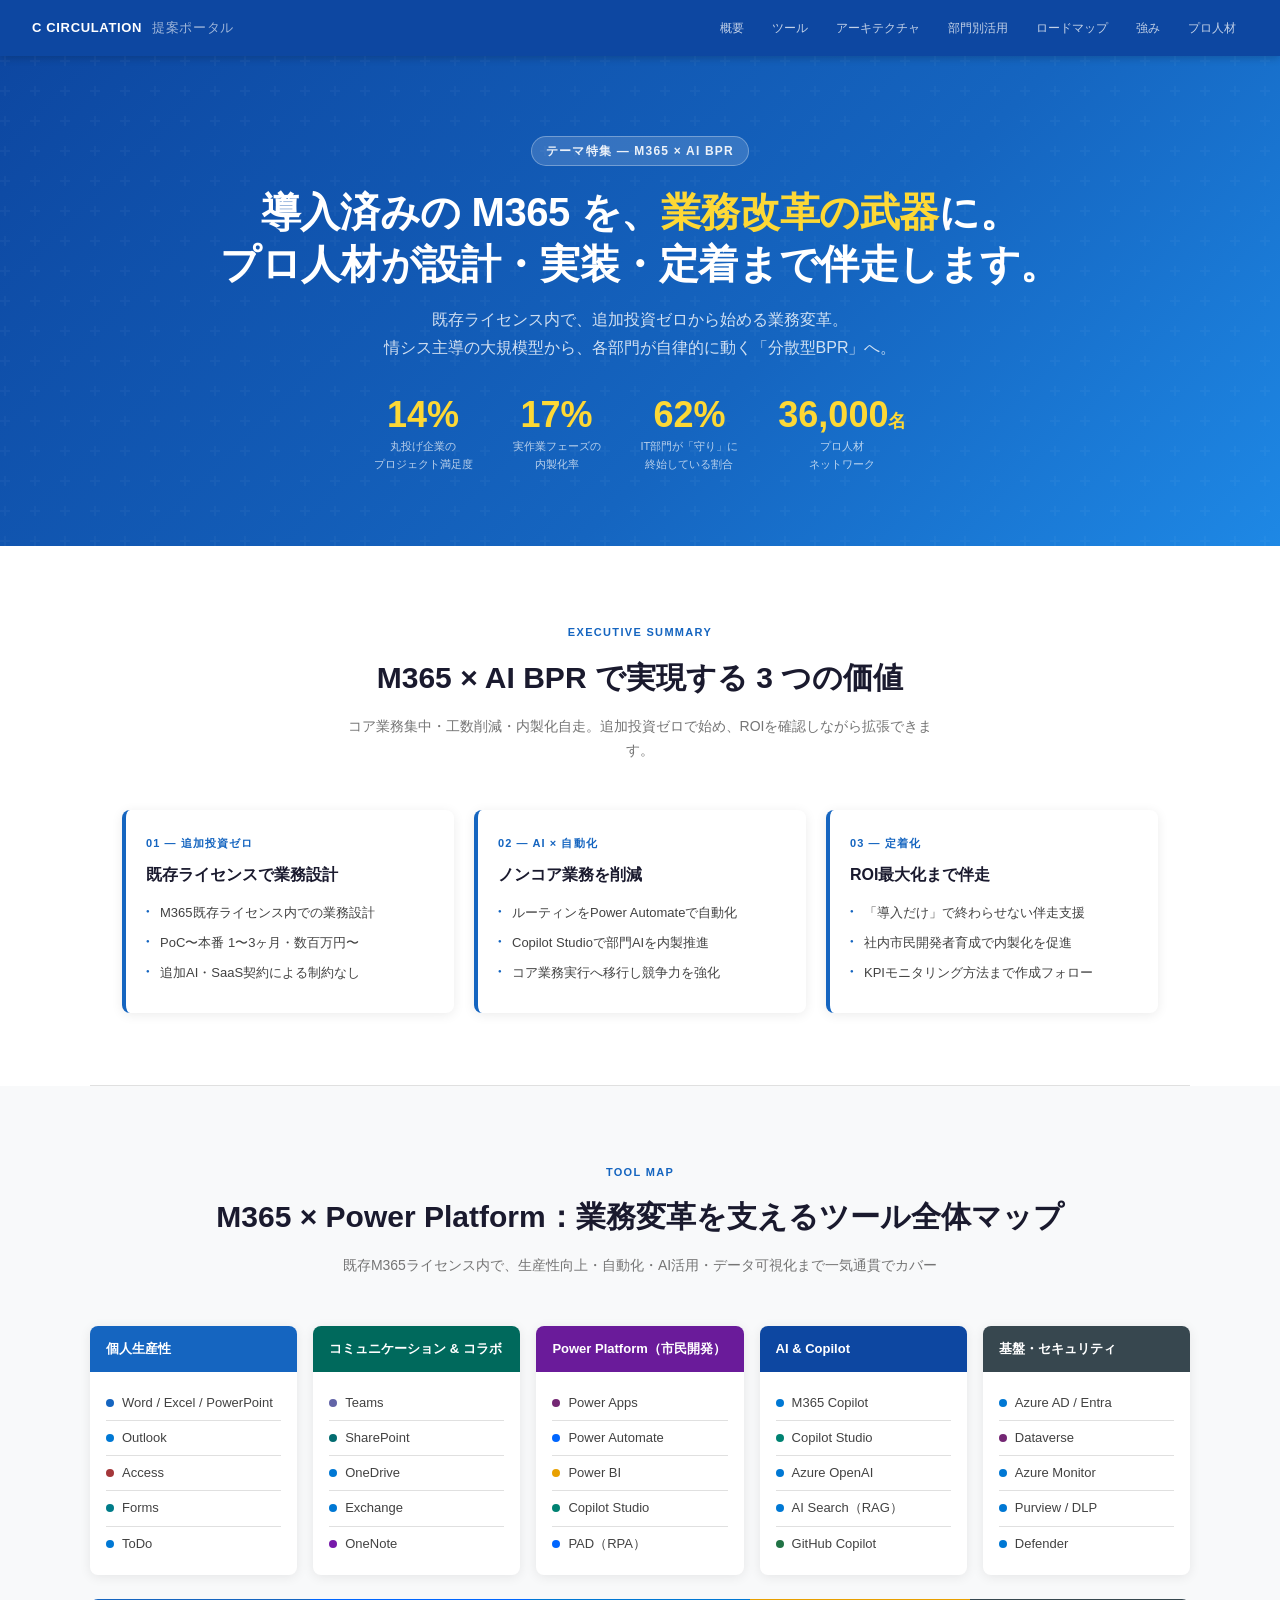
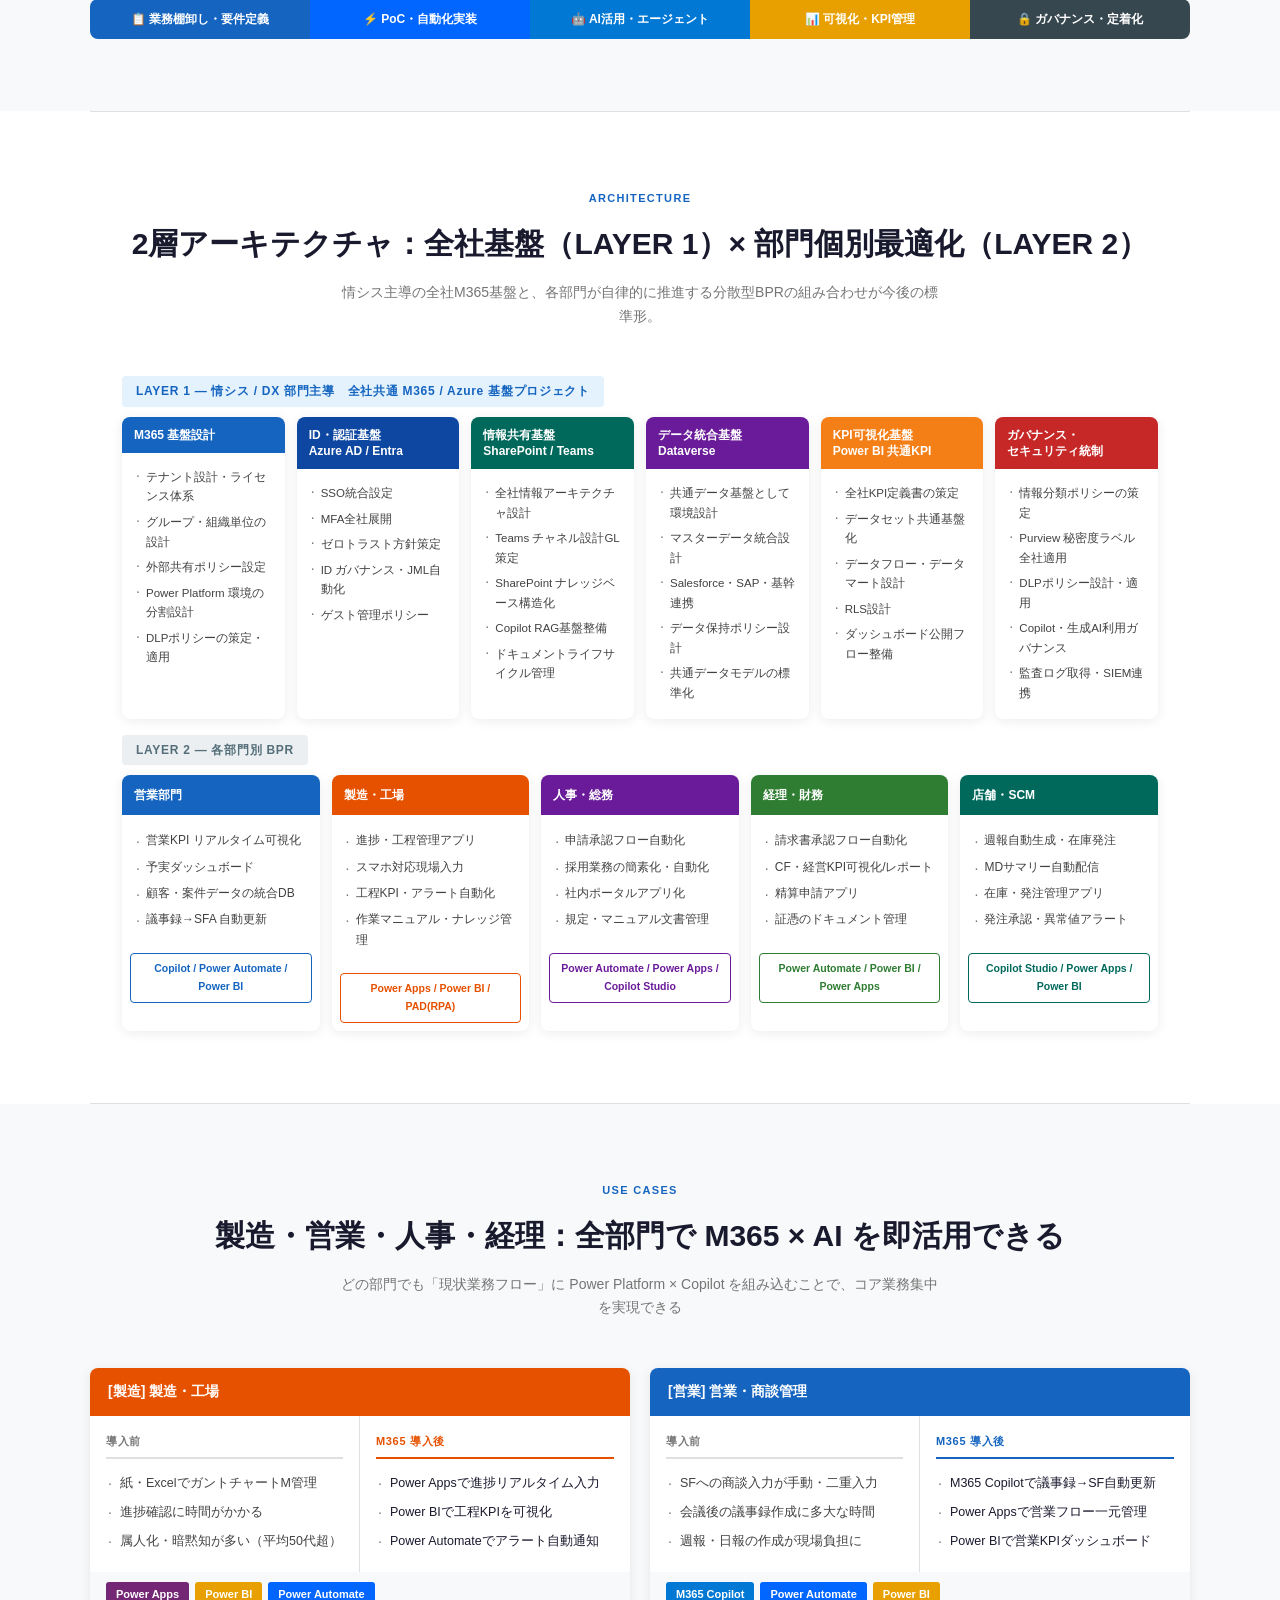
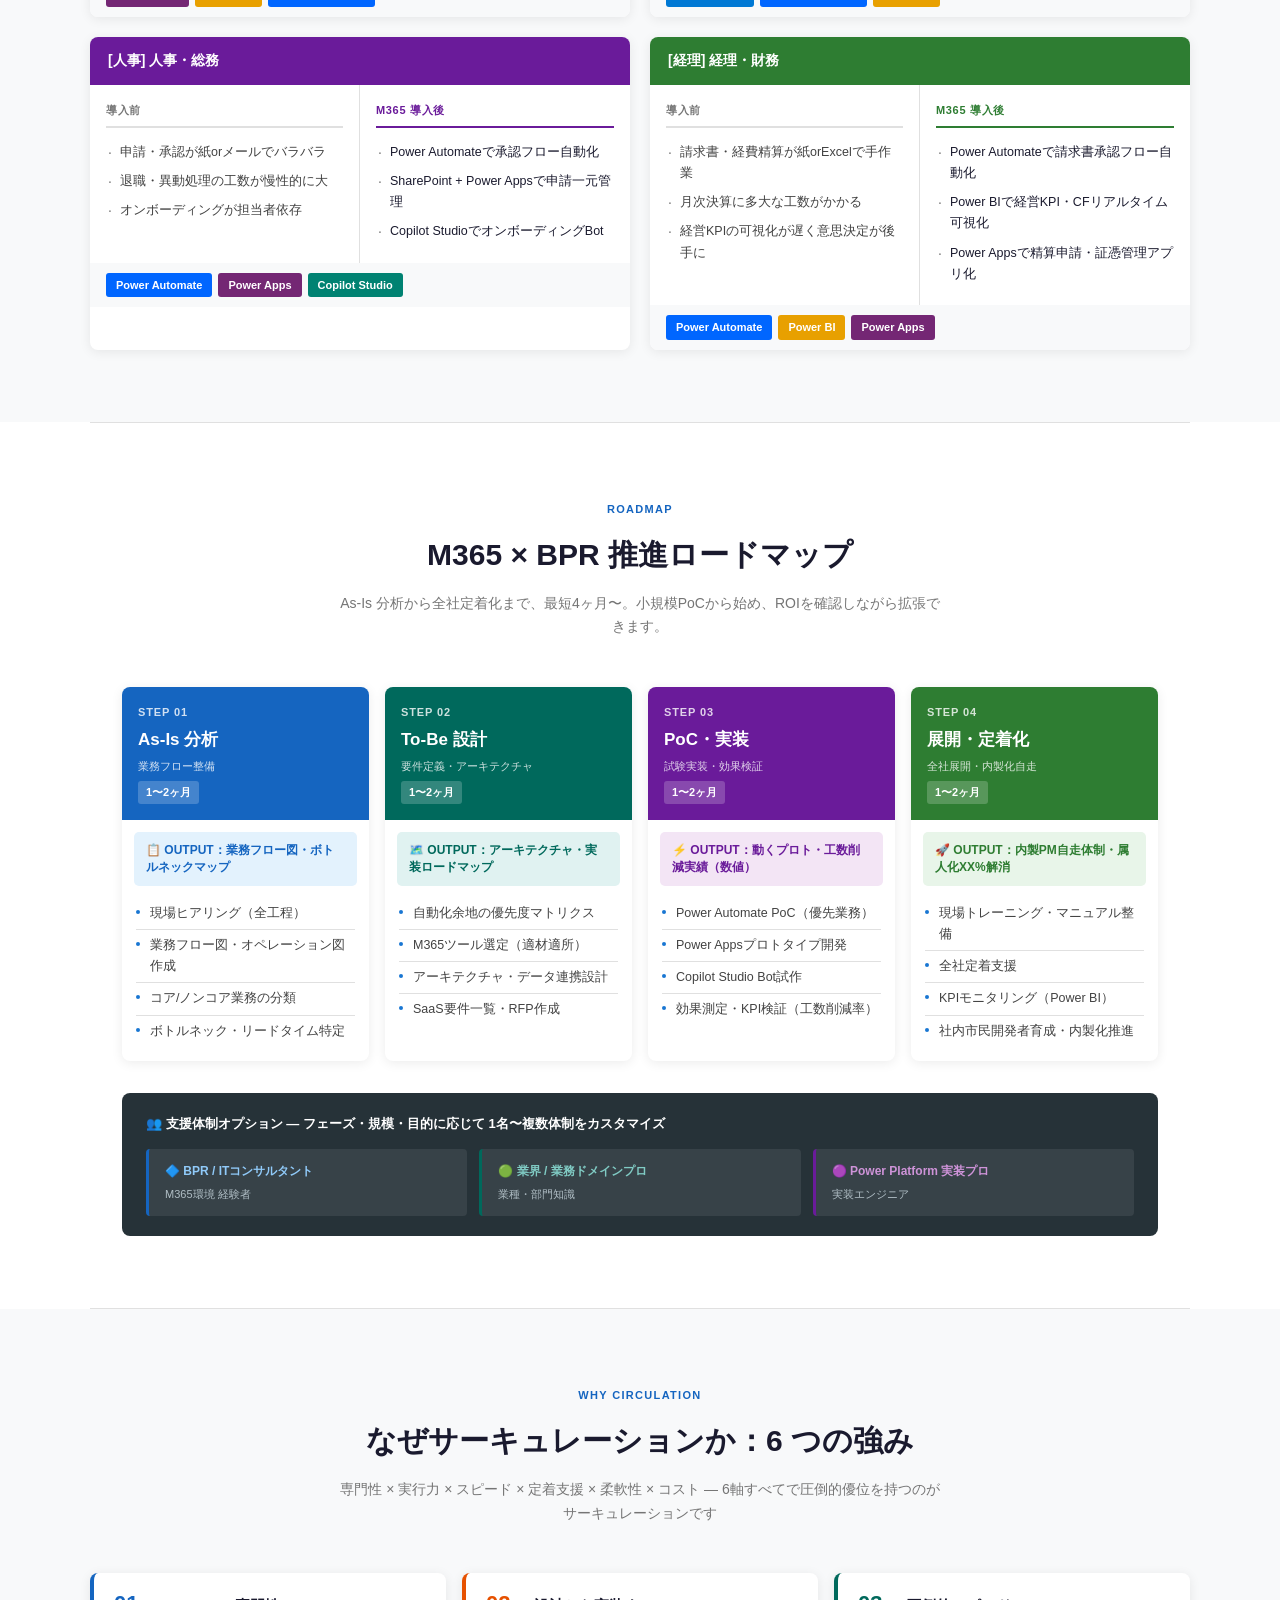
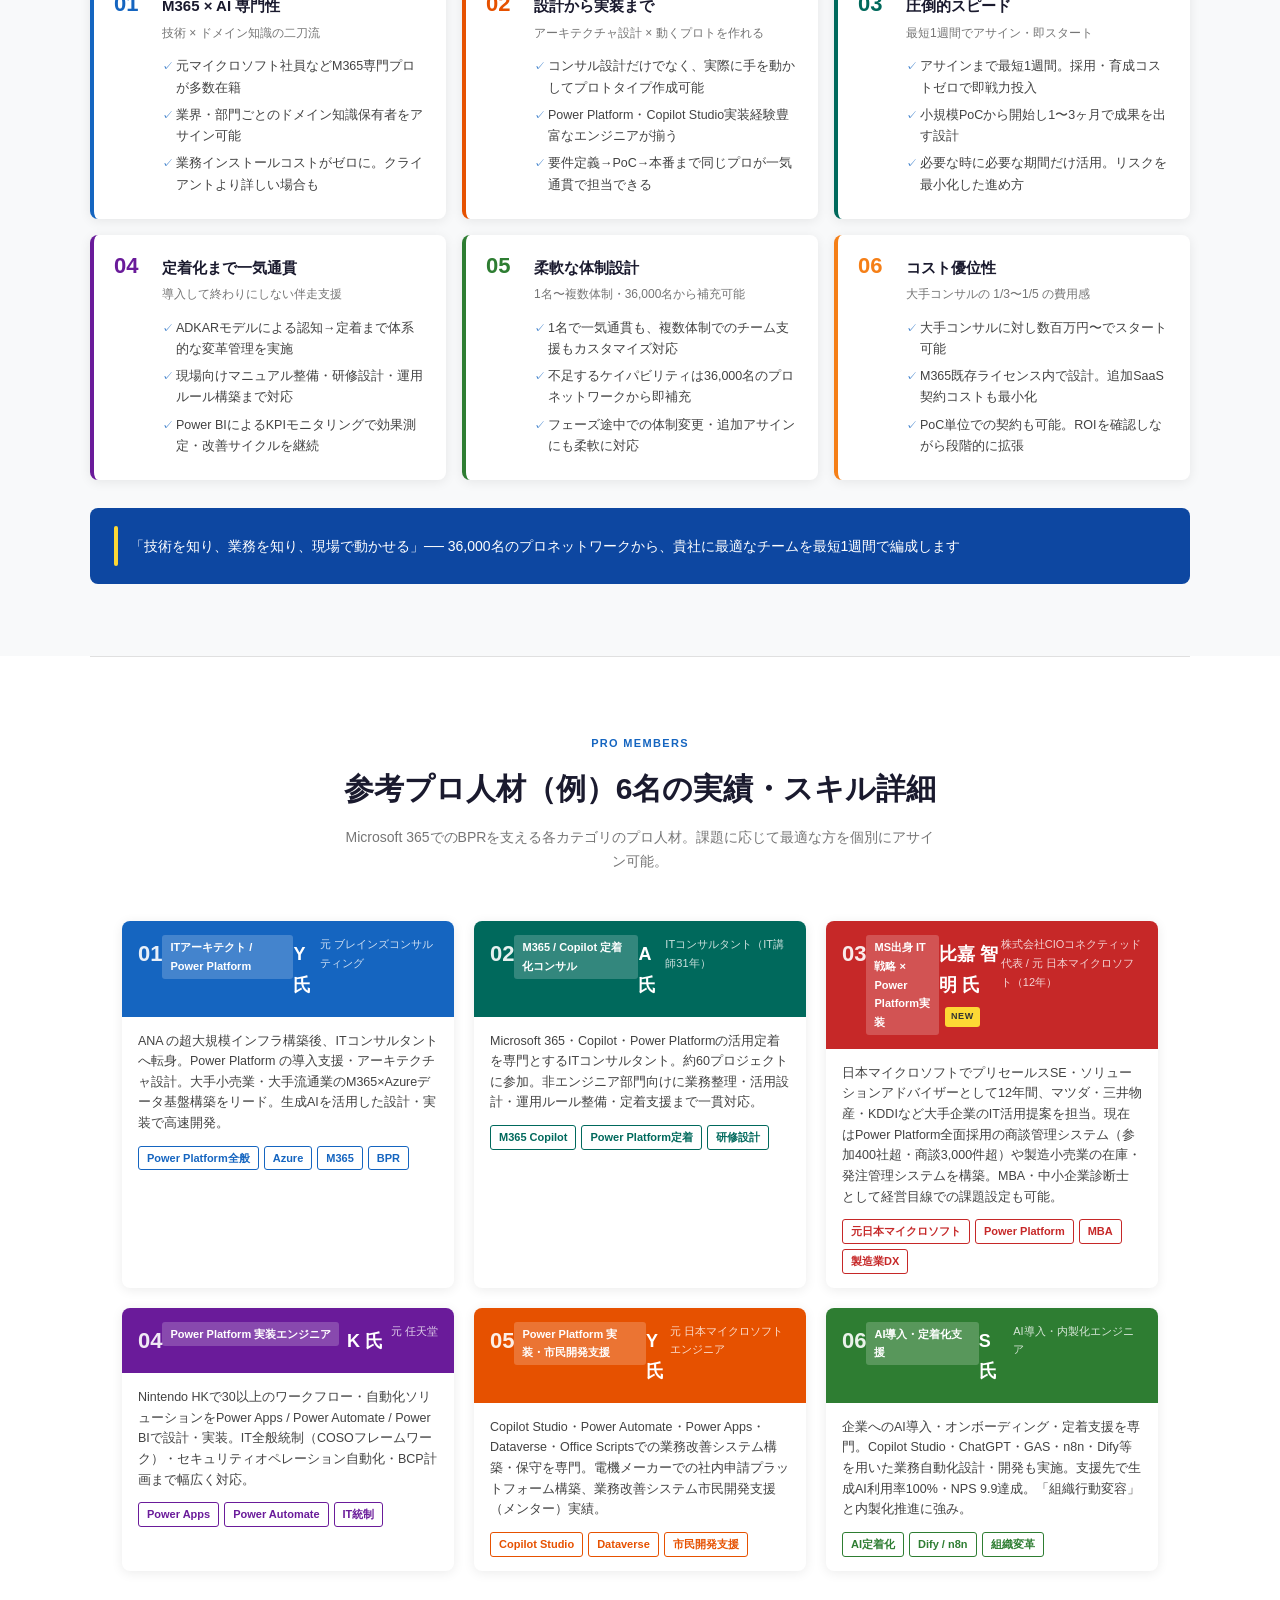
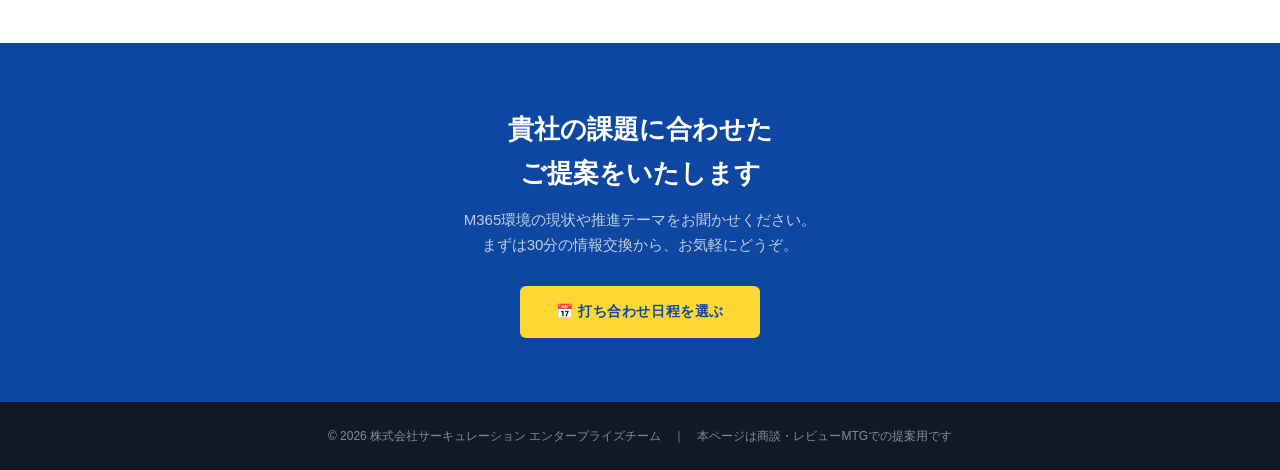
<file: m365bpr.html>
<!DOCTYPE html>
<html lang="ja">
<head>
<meta charset="UTF-8">
<meta name="viewport" content="width=device-width, initial-scale=1.0">
<meta name="robots" content="noindex, nofollow">
<title>M365 × AI BPR支援 | サーキュレーション</title>
<style>
  :root {
    --navy:      #0D47A1;
    --blue:      #1565C0;
    --blue-mid:  #1976D2;
    --blue-lt:   #E3F2FD;
    --blue-pale: #F0F7FF;
    --teal:      #00695C;
    --orange:    #E65100;
    --purple:    #6A1B9A;
    --green:     #2E7D32;
    --red:       #C62828;
    --amber:     #F57F17;
    --white:     #FFFFFF;
    --gray-bg:   #F8F9FA;
    --gray-card: #F1F3F4;
    --gray-line: #E0E0E0;
    --text-dark: #1A1A2E;
    --text-body: #424242;
    --text-sub:  #757575;
    --font: 'Hiragino Kaku Gothic ProN', 'Hiragino Sans', 'Noto Sans JP', sans-serif;
    --radius: 8px;
    --shadow: 0 2px 12px rgba(0,0,0,.08);
    --shadow-hover: 0 6px 24px rgba(13,71,161,.15);
  }

  * { box-sizing: border-box; margin: 0; padding: 0; }

  body {
    font-family: var(--font);
    color: var(--text-body);
    background: var(--white);
    line-height: 1.7;
    font-size: 15px;
  }

  /* ── NAV ── */
  nav {
    position: sticky; top: 0; z-index: 100;
    background: var(--navy);
    display: flex; align-items: center; justify-content: space-between;
    padding: 0 32px; height: 56px;
    box-shadow: 0 2px 8px rgba(0,0,0,.2);
  }
  .nav-brand {
    color: #fff; font-size: 13px; font-weight: 700; letter-spacing: .05em;
    text-decoration: none; display: flex; align-items: center; gap: 10px;
  }
  .nav-brand span { opacity: .6; font-weight: 400; }
  .nav-links { display: flex; gap: 4px; }
  .nav-links a {
    color: rgba(255,255,255,.75); font-size: 12px; text-decoration: none;
    padding: 6px 12px; border-radius: 4px; transition: all .2s;
  }
  .nav-links a:hover { background: rgba(255,255,255,.12); color: #fff; }

  /* ── HERO ── */
  .hero {
    background: linear-gradient(135deg, var(--navy) 0%, var(--blue) 60%, #1E88E5 100%);
    padding: 80px 32px 72px;
    text-align: center; color: #fff; position: relative; overflow: hidden;
  }
  .hero::before {
    content: '';
    position: absolute; inset: 0;
    background: url("data:image/svg+xml,%3Csvg width='60' height='60' viewBox='0 0 60 60' xmlns='http://www.w3.org/2000/svg'%3E%3Cg fill='none' fill-rule='evenodd'%3E%3Cg fill='%23ffffff' fill-opacity='0.03'%3E%3Cpath d='M36 34v-4h-2v4h-4v2h4v4h2v-4h4v-2h-4zm0-30V0h-2v4h-4v2h4v4h2V6h4V4h-4zM6 34v-4H4v4H0v2h4v4h2v-4h4v-2H6zM6 4V0H4v4H0v2h4v4h2V6h4V4H6z'/%3E%3C/g%3E%3C/g%3E%3C/svg%3E");
  }
  .hero-eyebrow {
    display: inline-block;
    background: rgba(255,255,255,.15); border: 1px solid rgba(255,255,255,.3);
    color: rgba(255,255,255,.9); font-size: 12px; font-weight: 700;
    letter-spacing: .1em; padding: 4px 14px; border-radius: 20px; margin-bottom: 20px;
  }
  .hero h1 {
    font-size: clamp(24px, 4vw, 40px); font-weight: 800; line-height: 1.3;
    margin-bottom: 16px; letter-spacing: -.01em;
  }
  .hero h1 em { font-style: normal; color: #FDD835; }
  .hero-sub {
    font-size: 16px; color: rgba(255,255,255,.8); max-width: 680px; margin: 0 auto 36px;
  }
  .hero-stats {
    display: flex; justify-content: center; gap: 40px; flex-wrap: wrap; margin-top: 12px;
  }
  .hero-stat { text-align: center; }
  .hero-stat .num { font-size: 36px; font-weight: 800; color: #FDD835; line-height: 1; }
  .hero-stat .label { font-size: 11px; color: rgba(255,255,255,.7); margin-top: 4px; }

  /* ── SECTION ── */
  section { padding: 72px 32px; max-width: 1100px; margin: 0 auto; }
  .section-full { max-width: none; }
  .section-bg { background: var(--gray-bg); }

  .section-header { text-align: center; margin-bottom: 48px; }
  .section-eyebrow {
    display: inline-block; font-size: 11px; font-weight: 700;
    letter-spacing: .12em; color: var(--blue); text-transform: uppercase;
    margin-bottom: 10px;
  }
  .section-header h2 {
    font-size: clamp(20px, 3vw, 30px); font-weight: 800; color: var(--text-dark);
    margin-bottom: 12px;
  }
  .section-header p { color: var(--text-sub); font-size: 14px; max-width: 600px; margin: 0 auto; }

  /* ── SUMMARY CARDS（エグゼクティブサマリ） ── */
  .summary-grid {
    display: grid; grid-template-columns: repeat(auto-fit, minmax(280px, 1fr)); gap: 20px;
  }
  .summary-card {
    background: var(--white); border-radius: var(--radius);
    border-left: 4px solid var(--blue);
    padding: 24px 24px 24px 20px;
    box-shadow: var(--shadow); transition: box-shadow .2s, transform .2s;
  }
  .summary-card:hover { box-shadow: var(--shadow-hover); transform: translateY(-2px); }
  .summary-card .no {
    font-size: 11px; font-weight: 700; color: var(--blue); letter-spacing: .1em; margin-bottom: 8px;
  }
  .summary-card h3 { font-size: 16px; font-weight: 700; color: var(--text-dark); margin-bottom: 10px; }
  .summary-card ul { list-style: none; padding: 0; }
  .summary-card ul li {
    font-size: 13px; color: var(--text-body); padding: 4px 0 4px 14px; position: relative;
  }
  .summary-card ul li::before {
    content: '●'; position: absolute; left: 0; font-size: 6px;
    color: var(--blue); top: 8px;
  }

  /* ── TOOL MAP ── */
  .tool-grid {
    display: grid; grid-template-columns: repeat(auto-fit, minmax(200px, 1fr)); gap: 16px;
  }
  .tool-cat {
    background: var(--white); border-radius: var(--radius);
    overflow: hidden; box-shadow: var(--shadow);
    transition: box-shadow .2s, transform .2s;
  }
  .tool-cat:hover { box-shadow: var(--shadow-hover); transform: translateY(-2px); }
  .tool-cat-header {
    padding: 12px 16px; color: #fff; font-size: 13px; font-weight: 700;
  }
  .tool-cat-body { padding: 14px 16px; }
  .tool-item {
    display: flex; align-items: center; gap: 8px;
    padding: 6px 0; font-size: 13px; color: var(--text-body);
    border-bottom: 1px solid var(--gray-line);
  }
  .tool-item:last-child { border-bottom: none; }
  .tool-dot {
    width: 8px; height: 8px; border-radius: 50%; flex-shrink: 0;
  }
  .phase-bar {
    display: flex; gap: 0; margin-top: 24px; border-radius: var(--radius); overflow: hidden;
  }
  .phase-item {
    flex: 1; padding: 10px 8px; text-align: center;
    font-size: 12px; font-weight: 700; color: #fff;
  }

  /* ── LAYER アーキテクチャ ── */
  .layer-wrap { display: flex; flex-direction: column; gap: 16px; }
  .layer-label {
    display: inline-flex; align-items: center; gap: 8px;
    font-size: 12px; font-weight: 700; letter-spacing: .06em;
    padding: 5px 14px; border-radius: 4px; margin-bottom: 10px;
  }
  .layer1-grid {
    display: grid; grid-template-columns: repeat(3, 1fr);
    gap: 12px;
  }
  @media (min-width: 900px) { .layer1-grid { grid-template-columns: repeat(6, 1fr); } }
  .layer-card {
    background: var(--white); border-radius: var(--radius);
    overflow: hidden; box-shadow: var(--shadow);
  }
  .layer-card-head {
    padding: 10px 12px; color: #fff; font-size: 12px; font-weight: 700; line-height: 1.35;
  }
  .layer-card-body { padding: 12px; }
  .layer-card-body li {
    font-size: 11.5px; color: var(--text-body);
    padding: 3px 0 3px 12px; position: relative; list-style: none;
  }
  .layer-card-body li::before {
    content: '·'; position: absolute; left: 2px; font-size: 14px; line-height: 1; top: 3px;
    color: var(--text-sub);
  }
  .layer2-grid {
    display: grid; grid-template-columns: repeat(2, 1fr); gap: 12px;
  }
  @media (min-width: 900px) { .layer2-grid { grid-template-columns: repeat(5, 1fr); } }
  .layer2-card {
    background: var(--white); border-radius: var(--radius);
    overflow: hidden; box-shadow: var(--shadow);
  }
  .layer2-card-head {
    padding: 10px 12px; color: #fff; font-size: 12px; font-weight: 700;
  }
  .layer2-card-body { padding: 12px; }
  .layer2-card-body li {
    font-size: 12px; color: var(--text-body);
    padding: 3px 0 3px 12px; position: relative; list-style: none;
  }
  .layer2-card-body li::before { content: '·'; position: absolute; left: 2px; font-size: 14px; top: 3px; color: var(--text-sub); }
  .tool-tag {
    margin-top: 10px; padding: 6px 10px; border-radius: 4px;
    font-size: 10.5px; font-weight: 700; text-align: center;
    border: 1px solid currentColor;
  }

  /* ── DEPT BEFORE/AFTER ── */
  .dept-grid {
    display: grid; grid-template-columns: repeat(auto-fit, minmax(460px, 1fr)); gap: 20px;
  }
  .dept-card {
    background: var(--white); border-radius: var(--radius);
    overflow: hidden; box-shadow: var(--shadow);
    transition: box-shadow .2s;
  }
  .dept-card:hover { box-shadow: var(--shadow-hover); }
  .dept-head {
    padding: 12px 18px; color: #fff; font-size: 14px; font-weight: 700;
  }
  .dept-body { display: grid; grid-template-columns: 1fr 1fr; }
  .dept-col { padding: 16px; }
  .dept-col:first-child { border-right: 1px solid var(--gray-line); }
  .dept-col-label {
    font-size: 11px; font-weight: 700; letter-spacing: .06em;
    margin-bottom: 10px; padding-bottom: 6px; border-bottom: 2px solid var(--gray-line);
  }
  .dept-col.after .dept-col-label { border-bottom-color: currentColor; }
  .dept-col ul { list-style: none; padding: 0; }
  .dept-col ul li { font-size: 12.5px; padding: 4px 0 4px 14px; position: relative; }
  .dept-col ul li::before { content: '·'; position: absolute; left: 2px; font-size: 14px; top: 3px; color: var(--text-sub); }
  .dept-tags { display: flex; gap: 6px; padding: 10px 16px; flex-wrap: wrap; background: var(--gray-bg); }
  .dept-tag {
    font-size: 11px; font-weight: 700; padding: 3px 10px; border-radius: 3px;
    color: #fff;
  }

  /* ── STRENGTHS ── */
  .strength-grid {
    display: grid; grid-template-columns: repeat(auto-fit, minmax(300px, 1fr)); gap: 16px;
  }
  .strength-card {
    background: var(--white); border-radius: var(--radius);
    display: flex; gap: 16px; padding: 20px;
    box-shadow: var(--shadow); transition: box-shadow .2s, transform .2s;
    border-left: 4px solid var(--blue);
  }
  .strength-card:hover { box-shadow: var(--shadow-hover); transform: translateY(-2px); }
  .strength-no {
    font-size: 22px; font-weight: 800; color: var(--blue); line-height: 1;
    min-width: 32px;
  }
  .strength-content h3 { font-size: 15px; font-weight: 700; color: var(--text-dark); margin-bottom: 4px; }
  .strength-content .sub { font-size: 12px; color: var(--text-sub); margin-bottom: 10px; }
  .strength-content ul { list-style: none; padding: 0; }
  .strength-content ul li { font-size: 12.5px; padding: 3px 0 3px 14px; position: relative; }
  .strength-content ul li::before { content: '✓'; position: absolute; left: 0; font-size: 11px; color: var(--blue); top: 4px; }

  /* ── ROADMAP ── */
  .roadmap-grid {
    display: grid; grid-template-columns: repeat(auto-fit, minmax(220px, 1fr)); gap: 16px;
  }
  .step-card {
    background: var(--white); border-radius: var(--radius);
    overflow: hidden; box-shadow: var(--shadow); position: relative;
  }
  .step-head {
    padding: 16px; color: #fff;
  }
  .step-head .step-no { font-size: 11px; font-weight: 700; opacity: .8; letter-spacing: .08em; }
  .step-head h3 { font-size: 17px; font-weight: 800; margin: 4px 0 2px; }
  .step-head .step-sub { font-size: 11px; opacity: .8; }
  .step-period {
    font-size: 11px; font-weight: 700; padding: 2px 8px;
    background: rgba(255,255,255,.2); border-radius: 3px; display: inline-block; margin-top: 6px;
  }
  .step-output {
    margin: 12px; padding: 10px 12px; border-radius: 5px;
    font-size: 12px; font-weight: 700; line-height: 1.4;
  }
  .step-body { padding: 0 14px 14px; }
  .step-body li {
    font-size: 12.5px; color: var(--text-body);
    padding: 5px 0 5px 14px; position: relative; list-style: none;
    border-bottom: 1px solid var(--gray-line);
  }
  .step-body li:last-child { border-bottom: none; }
  .step-body li::before {
    content: ''; position: absolute; left: 0; top: 12px;
    width: 4px; height: 4px; border-radius: 50%; background: var(--blue-mid);
  }

  /* ── PROS ── */
  .pros-grid {
    display: grid; grid-template-columns: repeat(auto-fit, minmax(300px, 1fr)); gap: 20px;
  }
  .pro-card {
    background: var(--white); border-radius: var(--radius); overflow: hidden;
    box-shadow: var(--shadow); transition: box-shadow .2s, transform .2s;
  }
  .pro-card:hover { box-shadow: var(--shadow-hover); transform: translateY(-2px); }
  .pro-card-head {
    padding: 14px 16px; display: flex; justify-content: space-between; align-items: flex-start;
  }
  .pro-no { font-size: 22px; font-weight: 800; color: #fff; opacity: .9; }
  .pro-role {
    font-size: 11px; font-weight: 700; padding: 3px 8px; border-radius: 3px;
    background: rgba(255,255,255,.2); color: #fff;
  }
  .pro-name { font-size: 18px; font-weight: 800; color: #fff; margin: 4px 0 2px; }
  .pro-org { font-size: 11px; color: rgba(255,255,255,.8); }
  .pro-body { padding: 14px 16px; }
  .pro-desc { font-size: 12.5px; color: var(--text-body); line-height: 1.65; margin-bottom: 12px; }
  .pro-tags { display: flex; flex-wrap: wrap; gap: 5px; }
  .pro-tag {
    font-size: 11px; font-weight: 700; padding: 2px 8px; border-radius: 3px;
    border: 1px solid currentColor;
  }
  .pro-new {
    background: #FDD835; color: #333; font-size: 9px; font-weight: 800;
    padding: 2px 6px; border-radius: 3px; letter-spacing: .06em;
    display: inline-block; margin-left: 6px; vertical-align: middle;
  }

  /* ── CTA ── */
  .cta-section {
    background: var(--navy);
    padding: 64px 32px; text-align: center; color: #fff;
  }
  .cta-section h2 { font-size: 26px; font-weight: 800; margin-bottom: 12px; }
  .cta-section p { color: rgba(255,255,255,.75); margin-bottom: 28px; font-size: 15px; }
  .cta-btn {
    display: inline-block; background: #FDD835; color: var(--navy);
    font-size: 14px; font-weight: 800; padding: 14px 36px; border-radius: 6px;
    text-decoration: none; letter-spacing: .04em;
    transition: opacity .2s, transform .2s;
  }
  .cta-btn:hover { opacity: .9; transform: translateY(-2px); }

  /* ── FOOTER ── */
  footer {
    background: #111827; color: rgba(255,255,255,.5);
    text-align: center; padding: 24px 32px; font-size: 12px;
  }

  /* ── DIVIDER ── */
  .divider {
    height: 1px; background: var(--gray-line); max-width: 1100px; margin: 0 auto;
  }

  /* ── RESPONSIVE ── */
  @media (max-width: 640px) {
    nav { padding: 0 16px; }
    .nav-links { display: none; }
    section { padding: 48px 16px; }
    .hero { padding: 60px 16px 52px; }
    .dept-grid { grid-template-columns: 1fr; }
    .dept-body { grid-template-columns: 1fr; }
    .dept-col:first-child { border-right: none; border-bottom: 1px solid var(--gray-line); }
    .hero-stats { gap: 24px; }
  }

  /* ── SCROLL REVEAL ── */
  .reveal { opacity: 0; transform: translateY(20px); transition: opacity .5s, transform .5s; }
  .reveal.visible { opacity: 1; transform: none; }
</style>
</head>
<body>

<!-- NAV -->
<nav>
  <a href="https://tokunagayudai.github.io/circu-proposal/" class="nav-brand">
    C CIRCULATION <span>提案ポータル</span>
  </a>
  <div class="nav-links">
    <a href="#summary">概要</a>
    <a href="#tools">ツール</a>
    <a href="#layer">アーキテクチャ</a>
    <a href="#dept">部門別活用</a>
    <a href="#roadmap">ロードマップ</a>
    <a href="#why">強み</a>
    <a href="#pros">プロ人材</a>
  </div>
</nav>

<!-- HERO -->
<div class="hero">
  <div class="hero-eyebrow">テーマ特集 — M365 × AI BPR</div>
  <h1>導入済みの M365 を、<em>業務改革の武器</em>に。<br>プロ人材が設計・実装・定着まで伴走します。</h1>
  <p class="hero-sub">既存ライセンス内で、追加投資ゼロから始める業務変革。<br>情シス主導の大規模型から、各部門が自律的に動く「分散型BPR」へ。</p>
  <div class="hero-stats">
    <div class="hero-stat"><div class="num">14%</div><div class="label">丸投げ企業の<br>プロジェクト満足度</div></div>
    <div class="hero-stat"><div class="num">17%</div><div class="label">実作業フェーズの<br>内製化率</div></div>
    <div class="hero-stat"><div class="num">62%</div><div class="label">IT部門が「守り」に<br>終始している割合</div></div>
    <div class="hero-stat"><div class="num">36,000<span style="font-size:18px">名</span></div><div class="label">プロ人材<br>ネットワーク</div></div>
  </div>
</div>

<!-- SUMMARY -->
<section id="summary" class="reveal">
  <div class="section-header">
    <div class="section-eyebrow">Executive Summary</div>
    <h2>M365 × AI BPR で実現する 3 つの価値</h2>
    <p>コア業務集中・工数削減・内製化自走。追加投資ゼロで始め、ROIを確認しながら拡張できます。</p>
  </div>
  <div class="summary-grid">
    <div class="summary-card">
      <div class="no">01 — 追加投資ゼロ</div>
      <h3>既存ライセンスで業務設計</h3>
      <ul>
        <li>M365既存ライセンス内での業務設計</li>
        <li>PoC〜本番 1〜3ヶ月・数百万円〜</li>
        <li>追加AI・SaaS契約による制約なし</li>
      </ul>
    </div>
    <div class="summary-card">
      <div class="no">02 — AI × 自動化</div>
      <h3>ノンコア業務を削減</h3>
      <ul>
        <li>ルーティンをPower Automateで自動化</li>
        <li>Copilot Studioで部門AIを内製推進</li>
        <li>コア業務実行へ移行し競争力を強化</li>
      </ul>
    </div>
    <div class="summary-card">
      <div class="no">03 — 定着化</div>
      <h3>ROI最大化まで伴走</h3>
      <ul>
        <li>「導入だけ」で終わらせない伴走支援</li>
        <li>社内市民開発者育成で内製化を促進</li>
        <li>KPIモニタリング方法まで作成フォロー</li>
      </ul>
    </div>
  </div>
</section>

<div class="divider"></div>

<!-- TOOL MAP -->
<section id="tools" class="reveal" style="background: var(--gray-bg); max-width: none; padding: 72px 32px;">
<div style="max-width: 1100px; margin: 0 auto;">
  <div class="section-header">
    <div class="section-eyebrow">Tool Map</div>
    <h2>M365 × Power Platform：業務変革を支えるツール全体マップ</h2>
    <p>既存M365ライセンス内で、生産性向上・自動化・AI活用・データ可視化まで一気通貫でカバー</p>
  </div>
  <div class="tool-grid">
    <div class="tool-cat">
      <div class="tool-cat-header" style="background: var(--blue);">個人生産性</div>
      <div class="tool-cat-body">
        <div class="tool-item"><span class="tool-dot" style="background:#1565C0"></span>Word / Excel / PowerPoint</div>
        <div class="tool-item"><span class="tool-dot" style="background:#0078D4"></span>Outlook</div>
        <div class="tool-item"><span class="tool-dot" style="background:#A4373A"></span>Access</div>
        <div class="tool-item"><span class="tool-dot" style="background:#007C89"></span>Forms</div>
        <div class="tool-item"><span class="tool-dot" style="background:#0078D4"></span>ToDo</div>
      </div>
    </div>
    <div class="tool-cat">
      <div class="tool-cat-header" style="background: var(--teal);">コミュニケーション & コラボ</div>
      <div class="tool-cat-body">
        <div class="tool-item"><span class="tool-dot" style="background:#6264A7"></span>Teams</div>
        <div class="tool-item"><span class="tool-dot" style="background:#036C70"></span>SharePoint</div>
        <div class="tool-item"><span class="tool-dot" style="background:#0078D4"></span>OneDrive</div>
        <div class="tool-item"><span class="tool-dot" style="background:#0078D4"></span>Exchange</div>
        <div class="tool-item"><span class="tool-dot" style="background:#7719AA"></span>OneNote</div>
      </div>
    </div>
    <div class="tool-cat">
      <div class="tool-cat-header" style="background: var(--purple);">Power Platform（市民開発）</div>
      <div class="tool-cat-body">
        <div class="tool-item"><span class="tool-dot" style="background:#742774"></span>Power Apps</div>
        <div class="tool-item"><span class="tool-dot" style="background:#0066FF"></span>Power Automate</div>
        <div class="tool-item"><span class="tool-dot" style="background:#E8A000"></span>Power BI</div>
        <div class="tool-item"><span class="tool-dot" style="background:#008272"></span>Copilot Studio</div>
        <div class="tool-item"><span class="tool-dot" style="background:#0066FF"></span>PAD（RPA）</div>
      </div>
    </div>
    <div class="tool-cat">
      <div class="tool-cat-header" style="background: #0D47A1;">AI & Copilot</div>
      <div class="tool-cat-body">
        <div class="tool-item"><span class="tool-dot" style="background:#0078D4"></span>M365 Copilot</div>
        <div class="tool-item"><span class="tool-dot" style="background:#008272"></span>Copilot Studio</div>
        <div class="tool-item"><span class="tool-dot" style="background:#0078D4"></span>Azure OpenAI</div>
        <div class="tool-item"><span class="tool-dot" style="background:#0078D4"></span>AI Search（RAG）</div>
        <div class="tool-item"><span class="tool-dot" style="background:#217346"></span>GitHub Copilot</div>
      </div>
    </div>
    <div class="tool-cat">
      <div class="tool-cat-header" style="background: #37474F;">基盤・セキュリティ</div>
      <div class="tool-cat-body">
        <div class="tool-item"><span class="tool-dot" style="background:#0078D4"></span>Azure AD / Entra</div>
        <div class="tool-item"><span class="tool-dot" style="background:#742774"></span>Dataverse</div>
        <div class="tool-item"><span class="tool-dot" style="background:#0078D4"></span>Azure Monitor</div>
        <div class="tool-item"><span class="tool-dot" style="background:#0078D4"></span>Purview / DLP</div>
        <div class="tool-item"><span class="tool-dot" style="background:#0078D4"></span>Defender</div>
      </div>
    </div>
  </div>

  <div class="phase-bar">
    <div class="phase-item" style="background:#1565C0;">📋 業務棚卸し・要件定義</div>
    <div class="phase-item" style="background:#0066FF;">⚡ PoC・自動化実装</div>
    <div class="phase-item" style="background:#0078D4;">🤖 AI活用・エージェント</div>
    <div class="phase-item" style="background:#E8A000;">📊 可視化・KPI管理</div>
    <div class="phase-item" style="background:#37474F;">🔒 ガバナンス・定着化</div>
  </div>
</div>
</section>

<div class="divider"></div>

<!-- LAYER ARCHITECTURE -->
<section id="layer" class="reveal">
  <div class="section-header">
    <div class="section-eyebrow">Architecture</div>
    <h2>2層アーキテクチャ：全社基盤（LAYER 1）× 部門個別最適化（LAYER 2）</h2>
    <p>情シス主導の全社M365基盤と、各部門が自律的に推進する分散型BPRの組み合わせが今後の標準形。</p>
  </div>

  <div class="layer-wrap">
    <!-- LAYER 1 -->
    <div>
      <div class="layer-label" style="background: #E3F2FD; color: var(--blue);">LAYER 1 — 情シス / DX 部門主導　全社共通 M365 / Azure 基盤プロジェクト</div>
      <div class="layer1-grid">
        <div class="layer-card">
          <div class="layer-card-head" style="background: var(--blue);">M365 基盤設計</div>
          <ul class="layer-card-body">
            <li>テナント設計・ライセンス体系</li>
            <li>グループ・組織単位の設計</li>
            <li>外部共有ポリシー設定</li>
            <li>Power Platform 環境の分割設計</li>
            <li>DLPポリシーの策定・適用</li>
          </ul>
        </div>
        <div class="layer-card">
          <div class="layer-card-head" style="background: #0D47A1;">ID・認証基盤<br>Azure AD / Entra</div>
          <ul class="layer-card-body">
            <li>SSO統合設定</li>
            <li>MFA全社展開</li>
            <li>ゼロトラスト方針策定</li>
            <li>ID ガバナンス・JML自動化</li>
            <li>ゲスト管理ポリシー</li>
          </ul>
        </div>
        <div class="layer-card">
          <div class="layer-card-head" style="background: var(--teal);">情報共有基盤<br>SharePoint / Teams</div>
          <ul class="layer-card-body">
            <li>全社情報アーキテクチャ設計</li>
            <li>Teams チャネル設計GL策定</li>
            <li>SharePoint ナレッジベース構造化</li>
            <li>Copilot RAG基盤整備</li>
            <li>ドキュメントライフサイクル管理</li>
          </ul>
        </div>
        <div class="layer-card">
          <div class="layer-card-head" style="background: var(--purple);">データ統合基盤<br>Dataverse</div>
          <ul class="layer-card-body">
            <li>共通データ基盤として環境設計</li>
            <li>マスターデータ統合設計</li>
            <li>Salesforce・SAP・基幹連携</li>
            <li>データ保持ポリシー設計</li>
            <li>共通データモデルの標準化</li>
          </ul>
        </div>
        <div class="layer-card">
          <div class="layer-card-head" style="background: var(--amber);">KPI可視化基盤<br>Power BI 共通KPI</div>
          <ul class="layer-card-body">
            <li>全社KPI定義書の策定</li>
            <li>データセット共通基盤化</li>
            <li>データフロー・データマート設計</li>
            <li>RLS設計</li>
            <li>ダッシュボード公開フロー整備</li>
          </ul>
        </div>
        <div class="layer-card">
          <div class="layer-card-head" style="background: var(--red);">ガバナンス・<br>セキュリティ統制</div>
          <ul class="layer-card-body">
            <li>情報分類ポリシーの策定</li>
            <li>Purview 秘密度ラベル全社適用</li>
            <li>DLPポリシー設計・適用</li>
            <li>Copilot・生成AI利用ガバナンス</li>
            <li>監査ログ取得・SIEM連携</li>
          </ul>
        </div>
      </div>
    </div>

    <!-- LAYER 2 -->
    <div>
      <div class="layer-label" style="background: #ECEFF1; color: #546E7A;">LAYER 2 — 各部門別 BPR</div>
      <div class="layer2-grid">
        <div class="layer2-card">
          <div class="layer2-card-head" style="background: var(--blue);">営業部門</div>
          <ul class="layer2-card-body">
            <li>営業KPI リアルタイム可視化</li>
            <li>予実ダッシュボード</li>
            <li>顧客・案件データの統合DB</li>
            <li>議事録→SFA 自動更新</li>
          </ul>
          <div class="tool-tag" style="color: var(--blue); border-color: var(--blue); margin: 8px;">Copilot / Power Automate / Power BI</div>
        </div>
        <div class="layer2-card">
          <div class="layer2-card-head" style="background: var(--orange);">製造・工場</div>
          <ul class="layer2-card-body">
            <li>進捗・工程管理アプリ</li>
            <li>スマホ対応現場入力</li>
            <li>工程KPI・アラート自動化</li>
            <li>作業マニュアル・ナレッジ管理</li>
          </ul>
          <div class="tool-tag" style="color: var(--orange); border-color: var(--orange); margin: 8px;">Power Apps / Power BI / PAD(RPA)</div>
        </div>
        <div class="layer2-card">
          <div class="layer2-card-head" style="background: var(--purple);">人事・総務</div>
          <ul class="layer2-card-body">
            <li>申請承認フロー自動化</li>
            <li>採用業務の簡素化・自動化</li>
            <li>社内ポータルアプリ化</li>
            <li>規定・マニュアル文書管理</li>
          </ul>
          <div class="tool-tag" style="color: var(--purple); border-color: var(--purple); margin: 8px;">Power Automate / Power Apps / Copilot Studio</div>
        </div>
        <div class="layer2-card">
          <div class="layer2-card-head" style="background: var(--green);">経理・財務</div>
          <ul class="layer2-card-body">
            <li>請求書承認フロー自動化</li>
            <li>CF・経営KPI可視化/レポート</li>
            <li>精算申請アプリ</li>
            <li>証憑のドキュメント管理</li>
          </ul>
          <div class="tool-tag" style="color: var(--green); border-color: var(--green); margin: 8px;">Power Automate / Power BI / Power Apps</div>
        </div>
        <div class="layer2-card">
          <div class="layer2-card-head" style="background: var(--teal);">店舗・SCM</div>
          <ul class="layer2-card-body">
            <li>週報自動生成・在庫発注</li>
            <li>MDサマリー自動配信</li>
            <li>在庫・発注管理アプリ</li>
            <li>発注承認・異常値アラート</li>
          </ul>
          <div class="tool-tag" style="color: var(--teal); border-color: var(--teal); margin: 8px;">Copilot Studio / Power Apps / Power BI</div>
        </div>
      </div>
    </div>
  </div>
</section>

<div class="divider"></div>

<!-- DEPT BEFORE/AFTER -->
<section id="dept" class="reveal" style="background: var(--gray-bg); max-width: none; padding: 72px 32px;">
<div style="max-width: 1100px; margin: 0 auto;">
  <div class="section-header">
    <div class="section-eyebrow">Use Cases</div>
    <h2>製造・営業・人事・経理：全部門で M365 × AI を即活用できる</h2>
    <p>どの部門でも「現状業務フロー」に Power Platform × Copilot を組み込むことで、コア業務集中を実現できる</p>
  </div>
  <div class="dept-grid">
    <div class="dept-card">
      <div class="dept-head" style="background: var(--orange);">[製造] 製造・工場</div>
      <div class="dept-body">
        <div class="dept-col before">
          <div class="dept-col-label" style="color: var(--text-sub);">導入前</div>
          <ul>
            <li>紙・ExcelでガントチャートM管理</li>
            <li>進捗確認に時間がかかる</li>
            <li>属人化・暗黙知が多い（平均50代超）</li>
          </ul>
        </div>
        <div class="dept-col after" style="color: var(--orange)">
          <div class="dept-col-label">M365 導入後</div>
          <ul style="color: var(--text-dark)">
            <li>Power Appsで進捗リアルタイム入力</li>
            <li>Power BIで工程KPIを可視化</li>
            <li>Power Automateでアラート自動通知</li>
          </ul>
        </div>
      </div>
      <div class="dept-tags">
        <span class="dept-tag" style="background:#742774">Power Apps</span>
        <span class="dept-tag" style="background:#E8A000">Power BI</span>
        <span class="dept-tag" style="background:#0066FF">Power Automate</span>
      </div>
    </div>
    <div class="dept-card">
      <div class="dept-head" style="background: var(--blue);">[営業] 営業・商談管理</div>
      <div class="dept-body">
        <div class="dept-col before">
          <div class="dept-col-label" style="color: var(--text-sub);">導入前</div>
          <ul>
            <li>SFへの商談入力が手動・二重入力</li>
            <li>会議後の議事録作成に多大な時間</li>
            <li>週報・日報の作成が現場負担に</li>
          </ul>
        </div>
        <div class="dept-col after" style="color: var(--blue)">
          <div class="dept-col-label">M365 導入後</div>
          <ul style="color: var(--text-dark)">
            <li>M365 Copilotで議事録→SF自動更新</li>
            <li>Power Appsで営業フロー一元管理</li>
            <li>Power BIで営業KPIダッシュボード</li>
          </ul>
        </div>
      </div>
      <div class="dept-tags">
        <span class="dept-tag" style="background:#0078D4">M365 Copilot</span>
        <span class="dept-tag" style="background:#0066FF">Power Automate</span>
        <span class="dept-tag" style="background:#E8A000">Power BI</span>
      </div>
    </div>
    <div class="dept-card">
      <div class="dept-head" style="background: var(--purple);">[人事] 人事・総務</div>
      <div class="dept-body">
        <div class="dept-col before">
          <div class="dept-col-label" style="color: var(--text-sub);">導入前</div>
          <ul>
            <li>申請・承認が紙orメールでバラバラ</li>
            <li>退職・異動処理の工数が慢性的に大</li>
            <li>オンボーディングが担当者依存</li>
          </ul>
        </div>
        <div class="dept-col after" style="color: var(--purple)">
          <div class="dept-col-label">M365 導入後</div>
          <ul style="color: var(--text-dark)">
            <li>Power Automateで承認フロー自動化</li>
            <li>SharePoint + Power Appsで申請一元管理</li>
            <li>Copilot StudioでオンボーディングBot</li>
          </ul>
        </div>
      </div>
      <div class="dept-tags">
        <span class="dept-tag" style="background:#0066FF">Power Automate</span>
        <span class="dept-tag" style="background:#742774">Power Apps</span>
        <span class="dept-tag" style="background:#008272">Copilot Studio</span>
      </div>
    </div>
    <div class="dept-card">
      <div class="dept-head" style="background: var(--green);">[経理] 経理・財務</div>
      <div class="dept-body">
        <div class="dept-col before">
          <div class="dept-col-label" style="color: var(--text-sub);">導入前</div>
          <ul>
            <li>請求書・経費精算が紙orExcelで手作業</li>
            <li>月次決算に多大な工数がかかる</li>
            <li>経営KPIの可視化が遅く意思決定が後手に</li>
          </ul>
        </div>
        <div class="dept-col after" style="color: var(--green)">
          <div class="dept-col-label">M365 導入後</div>
          <ul style="color: var(--text-dark)">
            <li>Power Automateで請求書承認フロー自動化</li>
            <li>Power BIで経営KPI・CFリアルタイム可視化</li>
            <li>Power Appsで精算申請・証憑管理アプリ化</li>
          </ul>
        </div>
      </div>
      <div class="dept-tags">
        <span class="dept-tag" style="background:#0066FF">Power Automate</span>
        <span class="dept-tag" style="background:#E8A000">Power BI</span>
        <span class="dept-tag" style="background:#742774">Power Apps</span>
      </div>
    </div>
  </div>
</div>
</section>

<div class="divider"></div>

<!-- ROADMAP -->
<section id="roadmap" class="reveal">
  <div class="section-header">
    <div class="section-eyebrow">Roadmap</div>
    <h2>M365 × BPR 推進ロードマップ</h2>
    <p>As-Is 分析から全社定着化まで、最短4ヶ月〜。小規模PoCから始め、ROIを確認しながら拡張できます。</p>
  </div>
  <div class="roadmap-grid">
    <div class="step-card">
      <div class="step-head" style="background: var(--blue);">
        <div class="step-no">STEP 01</div>
        <h3>As-Is 分析</h3>
        <div class="step-sub">業務フロー整備</div>
        <div class="step-period">1〜2ヶ月</div>
      </div>
      <div class="step-output" style="background: #E3F2FD; color: var(--blue);">📋 OUTPUT：業務フロー図・ボトルネックマップ</div>
      <ul class="step-body">
        <li>現場ヒアリング（全工程）</li>
        <li>業務フロー図・オペレーション図作成</li>
        <li>コア/ノンコア業務の分類</li>
        <li>ボトルネック・リードタイム特定</li>
      </ul>
    </div>
    <div class="step-card">
      <div class="step-head" style="background: var(--teal);">
        <div class="step-no">STEP 02</div>
        <h3>To-Be 設計</h3>
        <div class="step-sub">要件定義・アーキテクチャ</div>
        <div class="step-period">1〜2ヶ月</div>
      </div>
      <div class="step-output" style="background: #E0F2F1; color: var(--teal);">🗺️ OUTPUT：アーキテクチャ・実装ロードマップ</div>
      <ul class="step-body">
        <li>自動化余地の優先度マトリクス</li>
        <li>M365ツール選定（適材適所）</li>
        <li>アーキテクチャ・データ連携設計</li>
        <li>SaaS要件一覧・RFP作成</li>
      </ul>
    </div>
    <div class="step-card">
      <div class="step-head" style="background: var(--purple);">
        <div class="step-no">STEP 03</div>
        <h3>PoC・実装</h3>
        <div class="step-sub">試験実装・効果検証</div>
        <div class="step-period">1〜2ヶ月</div>
      </div>
      <div class="step-output" style="background: #F3E5F5; color: var(--purple);">⚡ OUTPUT：動くプロト・工数削減実績（数値）</div>
      <ul class="step-body">
        <li>Power Automate PoC（優先業務）</li>
        <li>Power Appsプロトタイプ開発</li>
        <li>Copilot Studio Bot試作</li>
        <li>効果測定・KPI検証（工数削減率）</li>
      </ul>
    </div>
    <div class="step-card">
      <div class="step-head" style="background: var(--green);">
        <div class="step-no">STEP 04</div>
        <h3>展開・定着化</h3>
        <div class="step-sub">全社展開・内製化自走</div>
        <div class="step-period">1〜2ヶ月</div>
      </div>
      <div class="step-output" style="background: #E8F5E9; color: var(--green);">🚀 OUTPUT：内製PM自走体制・属人化XX%解消</div>
      <ul class="step-body">
        <li>現場トレーニング・マニュアル整備</li>
        <li>全社定着支援</li>
        <li>KPIモニタリング（Power BI）</li>
        <li>社内市民開発者育成・内製化推進</li>
      </ul>
    </div>
  </div>

  <!-- 支援体制 -->
  <div style="margin-top: 32px; background: #263238; border-radius: var(--radius); padding: 20px 24px;">
    <div style="font-size: 13px; font-weight: 700; color: #fff; margin-bottom: 14px;">👥 支援体制オプション — フェーズ・規模・目的に応じて 1名〜複数体制をカスタマイズ</div>
    <div style="display: flex; gap: 12px; flex-wrap: wrap;">
      <div style="flex: 1; min-width: 200px; background: rgba(255,255,255,.08); border-left: 3px solid #1565C0; border-radius: 4px; padding: 12px 16px;">
        <div style="font-size: 12px; font-weight: 700; color: #90CAF9; margin-bottom: 4px;">🔷 BPR / ITコンサルタント</div>
        <div style="font-size: 11px; color: #B0BEC5;">M365環境 経験者</div>
      </div>
      <div style="flex: 1; min-width: 200px; background: rgba(255,255,255,.08); border-left: 3px solid #00695C; border-radius: 4px; padding: 12px 16px;">
        <div style="font-size: 12px; font-weight: 700; color: #80CBC4; margin-bottom: 4px;">🟢 業界 / 業務ドメインプロ</div>
        <div style="font-size: 11px; color: #B0BEC5;">業種・部門知識</div>
      </div>
      <div style="flex: 1; min-width: 200px; background: rgba(255,255,255,.08); border-left: 3px solid #6A1B9A; border-radius: 4px; padding: 12px 16px;">
        <div style="font-size: 12px; font-weight: 700; color: #CE93D8; margin-bottom: 4px;">🟣 Power Platform 実装プロ</div>
        <div style="font-size: 11px; color: #B0BEC5;">実装エンジニア</div>
      </div>
    </div>
  </div>
</section>

<div class="divider"></div>

<!-- WHY CIRCULATION -->
<section id="why" class="reveal" style="background: var(--gray-bg); max-width: none; padding: 72px 32px;">
<div style="max-width: 1100px; margin: 0 auto;">
  <div class="section-header">
    <div class="section-eyebrow">Why Circulation</div>
    <h2>なぜサーキュレーションか：6 つの強み</h2>
    <p>専門性 × 実行力 × スピード × 定着支援 × 柔軟性 × コスト — 6軸すべてで圧倒的優位を持つのがサーキュレーションです</p>
  </div>
  <div class="strength-grid">
    <div class="strength-card" style="border-left-color: var(--blue);">
      <div class="strength-no" style="color:var(--blue)">01</div>
      <div class="strength-content">
        <h3>M365 × AI 専門性</h3>
        <div class="sub">技術 × ドメイン知識の二刀流</div>
        <ul>
          <li>元マイクロソフト社員などM365専門プロが多数在籍</li>
          <li>業界・部門ごとのドメイン知識保有者をアサイン可能</li>
          <li>業務インストールコストがゼロに。クライアントより詳しい場合も</li>
        </ul>
      </div>
    </div>
    <div class="strength-card" style="border-left-color: var(--orange);">
      <div class="strength-no" style="color:var(--orange)">02</div>
      <div class="strength-content">
        <h3>設計から実装まで</h3>
        <div class="sub">アーキテクチャ設計 × 動くプロトを作れる</div>
        <ul>
          <li>コンサル設計だけでなく、実際に手を動かしてプロトタイプ作成可能</li>
          <li>Power Platform・Copilot Studio実装経験豊富なエンジニアが揃う</li>
          <li>要件定義→PoC→本番まで同じプロが一気通貫で担当できる</li>
        </ul>
      </div>
    </div>
    <div class="strength-card" style="border-left-color: var(--teal);">
      <div class="strength-no" style="color:var(--teal)">03</div>
      <div class="strength-content">
        <h3>圧倒的スピード</h3>
        <div class="sub">最短1週間でアサイン・即スタート</div>
        <ul>
          <li>アサインまで最短1週間。採用・育成コストゼロで即戦力投入</li>
          <li>小規模PoCから開始し1〜3ヶ月で成果を出す設計</li>
          <li>必要な時に必要な期間だけ活用。リスクを最小化した進め方</li>
        </ul>
      </div>
    </div>
    <div class="strength-card" style="border-left-color: var(--purple);">
      <div class="strength-no" style="color:var(--purple)">04</div>
      <div class="strength-content">
        <h3>定着化まで一気通貫</h3>
        <div class="sub">導入して終わりにしない伴走支援</div>
        <ul>
          <li>ADKARモデルによる認知→定着まで体系的な変革管理を実施</li>
          <li>現場向けマニュアル整備・研修設計・運用ルール構築まで対応</li>
          <li>Power BIによるKPIモニタリングで効果測定・改善サイクルを継続</li>
        </ul>
      </div>
    </div>
    <div class="strength-card" style="border-left-color: var(--green);">
      <div class="strength-no" style="color:var(--green)">05</div>
      <div class="strength-content">
        <h3>柔軟な体制設計</h3>
        <div class="sub">1名〜複数体制・36,000名から補充可能</div>
        <ul>
          <li>1名で一気通貫も、複数体制でのチーム支援もカスタマイズ対応</li>
          <li>不足するケイパビリティは36,000名のプロネットワークから即補充</li>
          <li>フェーズ途中での体制変更・追加アサインにも柔軟に対応</li>
        </ul>
      </div>
    </div>
    <div class="strength-card" style="border-left-color: var(--amber);">
      <div class="strength-no" style="color:var(--amber)">06</div>
      <div class="strength-content">
        <h3>コスト優位性</h3>
        <div class="sub">大手コンサルの 1/3〜1/5 の費用感</div>
        <ul>
          <li>大手コンサルに対し数百万円〜でスタート可能</li>
          <li>M365既存ライセンス内で設計。追加SaaS契約コストも最小化</li>
          <li>PoC単位での契約も可能。ROIを確認しながら段階的に拡張</li>
        </ul>
      </div>
    </div>
  </div>

  <div style="margin-top: 28px; background: var(--navy); border-radius: var(--radius); padding: 18px 24px; display: flex; align-items: center; gap: 12px;">
    <div style="width: 4px; height: 40px; background: #FDD835; border-radius: 2px; flex-shrink: 0;"></div>
    <p style="font-size: 14px; color: #fff; font-weight: 500; line-height: 1.6;">
      「技術を知り、業務を知り、現場で動かせる」── 36,000名のプロネットワークから、貴社に最適なチームを最短1週間で編成します
    </p>
  </div>
</div>
</section>

<div class="divider"></div>

<!-- PRO MEMBERS -->
<section id="pros" class="reveal">
  <div class="section-header">
    <div class="section-eyebrow">Pro Members</div>
    <h2>参考プロ人材（例）6名の実績・スキル詳細</h2>
    <p>Microsoft 365でのBPRを支える各カテゴリのプロ人材。課題に応じて最適な方を個別にアサイン可能。</p>
  </div>
  <div class="pros-grid">
    <div class="pro-card">
      <div class="pro-card-head" style="background: var(--blue);">
        <div style="display:flex; justify-content:space-between; align-items:flex-start;">
          <div class="pro-no">01</div>
          <div class="pro-role">ITアーキテクト / Power Platform</div>
        </div>
        <div class="pro-name">Y 氏</div>
        <div class="pro-org">元 ブレインズコンサルティング</div>
      </div>
      <div class="pro-body">
        <p class="pro-desc">ANA の超大規模インフラ構築後、ITコンサルタントへ転身。Power Platform の導入支援・アーキテクチャ設計。大手小売業・大手流通業のM365×Azureデータ基盤構築をリード。生成AIを活用した設計・実装で高速開発。</p>
        <div class="pro-tags">
          <span class="pro-tag" style="color:var(--blue); border-color:var(--blue)">Power Platform全般</span>
          <span class="pro-tag" style="color:var(--blue); border-color:var(--blue)">Azure</span>
          <span class="pro-tag" style="color:var(--blue); border-color:var(--blue)">M365</span>
          <span class="pro-tag" style="color:var(--blue); border-color:var(--blue)">BPR</span>
        </div>
      </div>
    </div>
    <div class="pro-card">
      <div class="pro-card-head" style="background: var(--teal);">
        <div style="display:flex; justify-content:space-between; align-items:flex-start;">
          <div class="pro-no">02</div>
          <div class="pro-role">M365 / Copilot 定着化コンサル</div>
        </div>
        <div class="pro-name">A 氏</div>
        <div class="pro-org">ITコンサルタント（IT講師31年）</div>
      </div>
      <div class="pro-body">
        <p class="pro-desc">Microsoft 365・Copilot・Power Platformの活用定着を専門とするITコンサルタント。約60プロジェクトに参加。非エンジニア部門向けに業務整理・活用設計・運用ルール整備・定着支援まで一貫対応。</p>
        <div class="pro-tags">
          <span class="pro-tag" style="color:var(--teal); border-color:var(--teal)">M365 Copilot</span>
          <span class="pro-tag" style="color:var(--teal); border-color:var(--teal)">Power Platform定着</span>
          <span class="pro-tag" style="color:var(--teal); border-color:var(--teal)">研修設計</span>
        </div>
      </div>
    </div>
    <div class="pro-card">
      <div class="pro-card-head" style="background: var(--red);">
        <div style="display:flex; justify-content:space-between; align-items:flex-start;">
          <div class="pro-no">03</div>
          <div class="pro-role">MS出身 IT戦略 × Power Platform実装</div>
        </div>
        <div class="pro-name">比嘉 智明 氏 <span class="pro-new">NEW</span></div>
        <div class="pro-org">株式会社CIOコネクティッド 代表 / 元 日本マイクロソフト（12年）</div>
      </div>
      <div class="pro-body">
        <p class="pro-desc">日本マイクロソフトでプリセールスSE・ソリューションアドバイザーとして12年間、マツダ・三井物産・KDDIなど大手企業のIT活用提案を担当。現在はPower Platform全面採用の商談管理システム（参加400社超・商談3,000件超）や製造小売業の在庫・発注管理システムを構築。MBA・中小企業診断士として経営目線での課題設定も可能。</p>
        <div class="pro-tags">
          <span class="pro-tag" style="color:var(--red); border-color:var(--red)">元日本マイクロソフト</span>
          <span class="pro-tag" style="color:var(--red); border-color:var(--red)">Power Platform</span>
          <span class="pro-tag" style="color:var(--red); border-color:var(--red)">MBA</span>
          <span class="pro-tag" style="color:var(--red); border-color:var(--red)">製造業DX</span>
        </div>
      </div>
    </div>
    <div class="pro-card">
      <div class="pro-card-head" style="background: var(--purple);">
        <div style="display:flex; justify-content:space-between; align-items:flex-start;">
          <div class="pro-no">04</div>
          <div class="pro-role">Power Platform 実装エンジニア</div>
        </div>
        <div class="pro-name">K 氏</div>
        <div class="pro-org">元 任天堂</div>
      </div>
      <div class="pro-body">
        <p class="pro-desc">Nintendo HKで30以上のワークフロー・自動化ソリューションをPower Apps / Power Automate / Power BIで設計・実装。IT全般統制（COSOフレームワーク）・セキュリティオペレーション自動化・BCP計画まで幅広く対応。</p>
        <div class="pro-tags">
          <span class="pro-tag" style="color:var(--purple); border-color:var(--purple)">Power Apps</span>
          <span class="pro-tag" style="color:var(--purple); border-color:var(--purple)">Power Automate</span>
          <span class="pro-tag" style="color:var(--purple); border-color:var(--purple)">IT統制</span>
        </div>
      </div>
    </div>
    <div class="pro-card">
      <div class="pro-card-head" style="background: var(--orange);">
        <div style="display:flex; justify-content:space-between; align-items:flex-start;">
          <div class="pro-no">05</div>
          <div class="pro-role">Power Platform 実装・市民開発支援</div>
        </div>
        <div class="pro-name">Y 氏</div>
        <div class="pro-org">元 日本マイクロソフト エンジニア</div>
      </div>
      <div class="pro-body">
        <p class="pro-desc">Copilot Studio・Power Automate・Power Apps・Dataverse・Office Scriptsでの業務改善システム構築・保守を専門。電機メーカーでの社内申請プラットフォーム構築、業務改善システム市民開発支援（メンター）実績。</p>
        <div class="pro-tags">
          <span class="pro-tag" style="color:var(--orange); border-color:var(--orange)">Copilot Studio</span>
          <span class="pro-tag" style="color:var(--orange); border-color:var(--orange)">Dataverse</span>
          <span class="pro-tag" style="color:var(--orange); border-color:var(--orange)">市民開発支援</span>
        </div>
      </div>
    </div>
    <div class="pro-card">
      <div class="pro-card-head" style="background: var(--green);">
        <div style="display:flex; justify-content:space-between; align-items:flex-start;">
          <div class="pro-no">06</div>
          <div class="pro-role">AI導入・定着化支援</div>
        </div>
        <div class="pro-name">S 氏</div>
        <div class="pro-org">AI導入・内製化エンジニア</div>
      </div>
      <div class="pro-body">
        <p class="pro-desc">企業へのAI導入・オンボーディング・定着支援を専門。Copilot Studio・ChatGPT・GAS・n8n・Dify等を用いた業務自動化設計・開発も実施。支援先で生成AI利用率100%・NPS 9.9達成。「組織行動変容」と内製化推進に強み。</p>
        <div class="pro-tags">
          <span class="pro-tag" style="color:var(--green); border-color:var(--green)">AI定着化</span>
          <span class="pro-tag" style="color:var(--green); border-color:var(--green)">Dify / n8n</span>
          <span class="pro-tag" style="color:var(--green); border-color:var(--green)">組織変革</span>
        </div>
      </div>
    </div>
  </div>
</section>

<!-- CTA -->
<div class="cta-section">
  <h2>貴社の課題に合わせた<br>ご提案をいたします</h2>
  <p>M365環境の現状や推進テーマをお聞かせください。<br>まずは30分の情報交換から、お気軽にどうぞ。</p>
  <a href="https://go.circu.co.jp/e/512121/yoshiki-kiso-60min/42qp7gq/2748347550/h/Hmnc_VaTLJo1l2txNo9tHyMmGQLc79ihRV-VxhZ_LIU" class="cta-btn">📅 打ち合わせ日程を選ぶ</a>
</div>

<!-- FOOTER -->
<footer>
  <p>© 2026 株式会社サーキュレーション エンタープライズチーム　｜　本ページは商談・レビューMTGでの提案用です</p>
</footer>

<script>
  // スクロールリビール
  const observer = new IntersectionObserver((entries) => {
    entries.forEach(e => { if (e.isIntersecting) e.target.classList.add('visible'); });
  }, { threshold: 0.08 });
  document.querySelectorAll('.reveal').forEach(el => observer.observe(el));

  // スムーススクロール
  document.querySelectorAll('a[href^="#"]').forEach(a => {
    a.addEventListener('click', e => {
      e.preventDefault();
      const target = document.querySelector(a.getAttribute('href'));
      if (target) target.scrollIntoView({ behavior: 'smooth', block: 'start' });
    });
  });
</script>
</body>
</html>
</file>
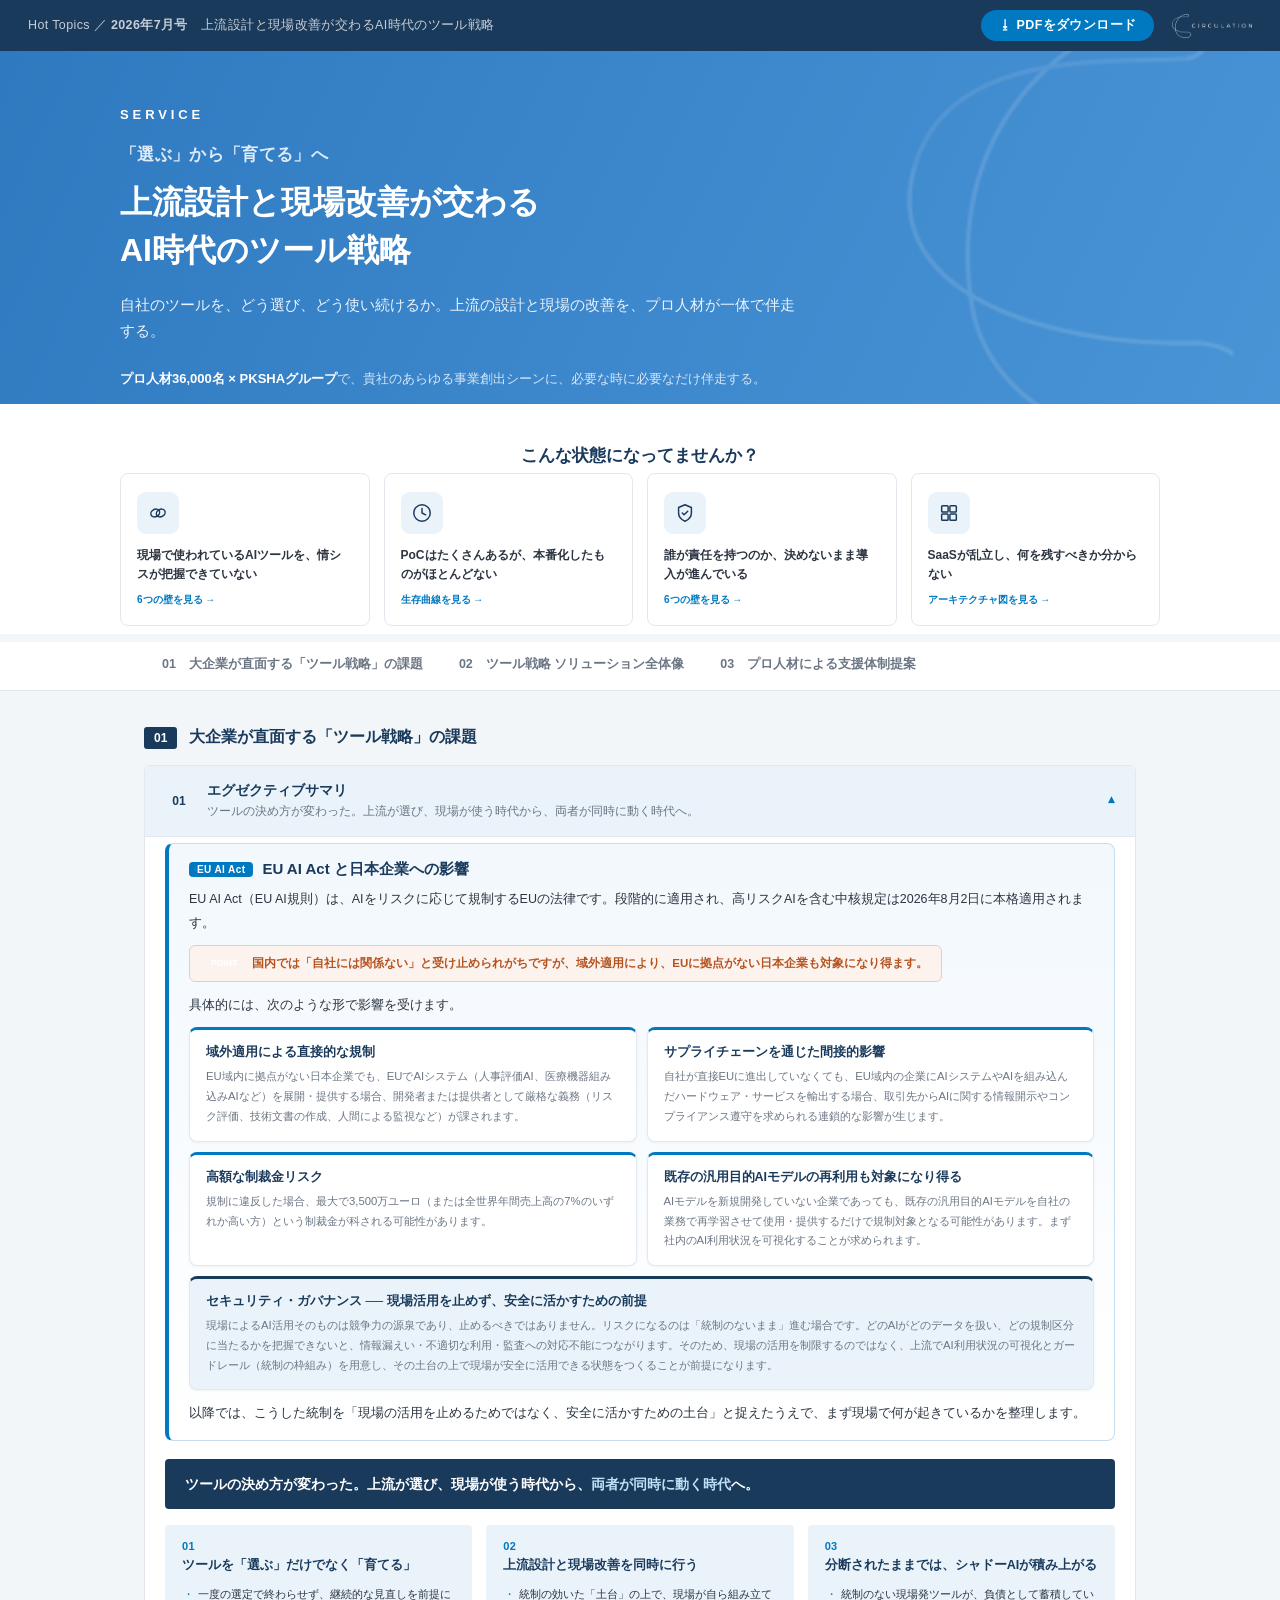
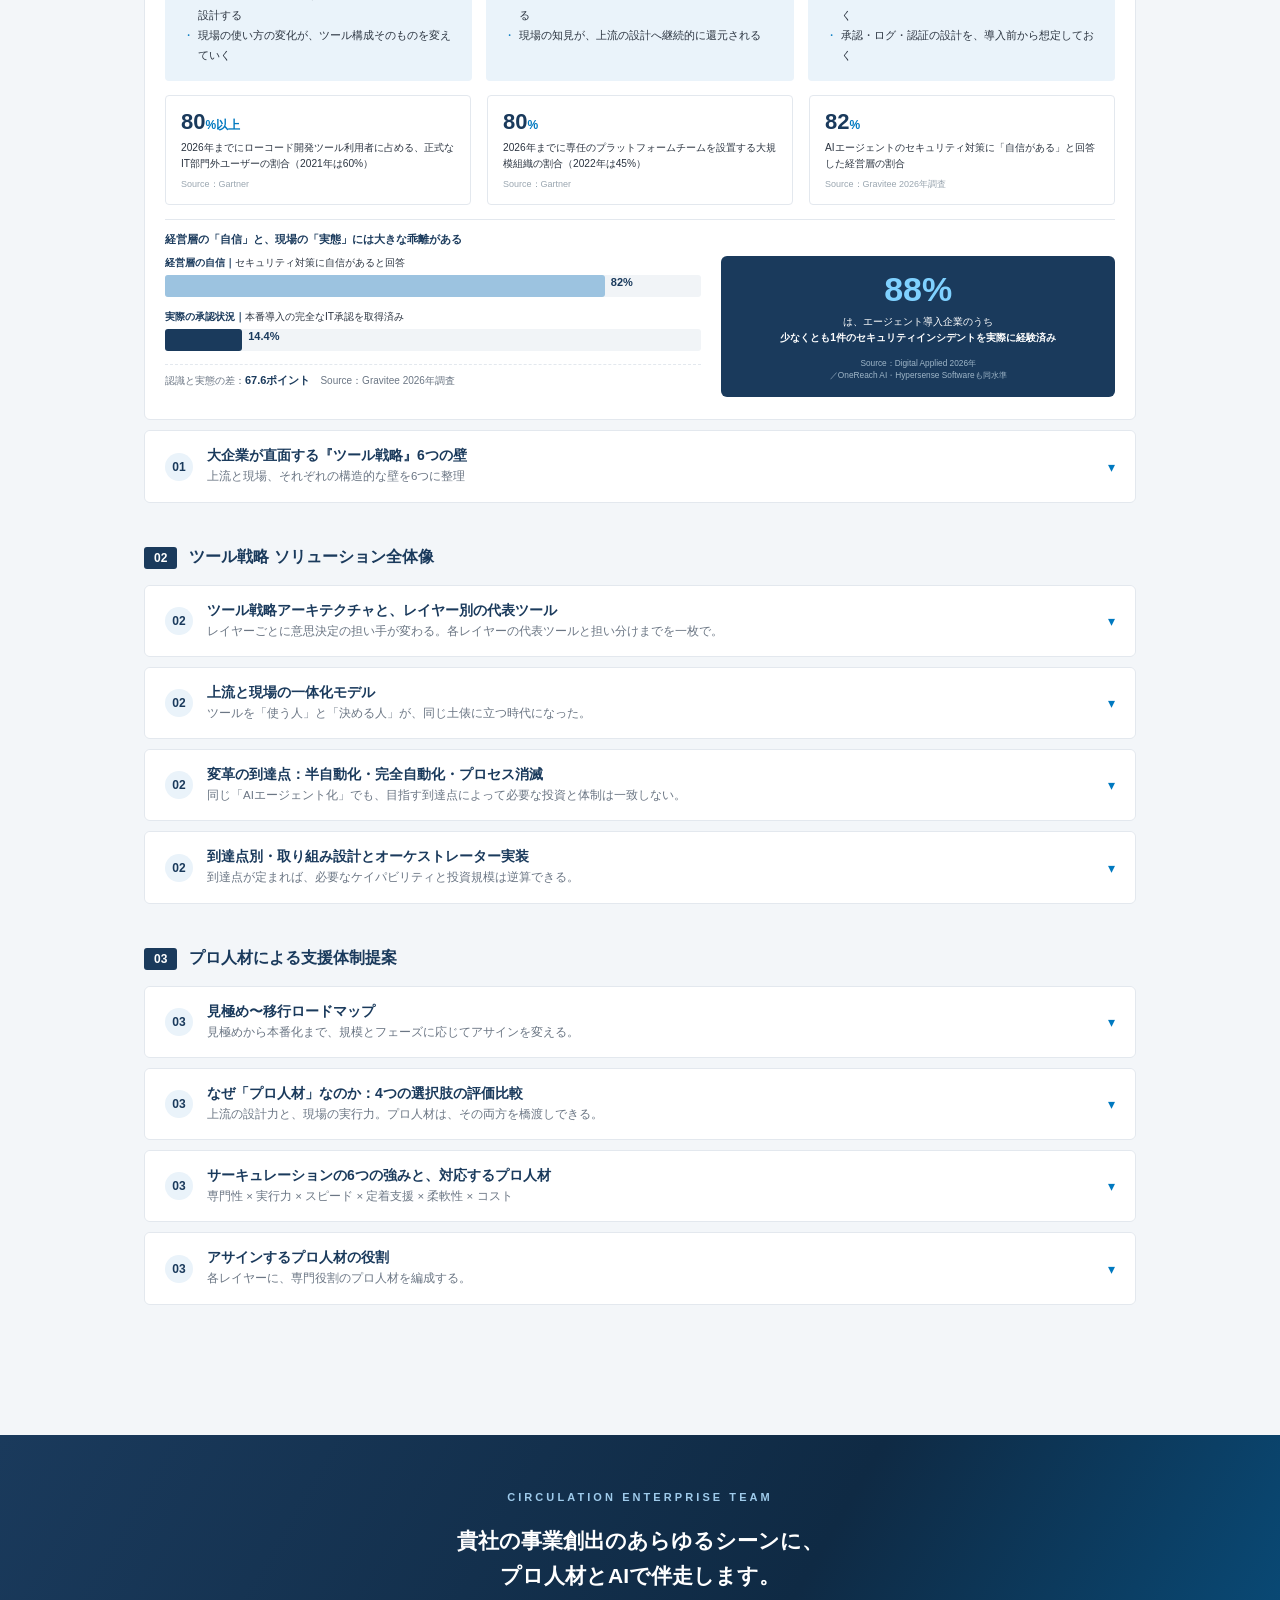
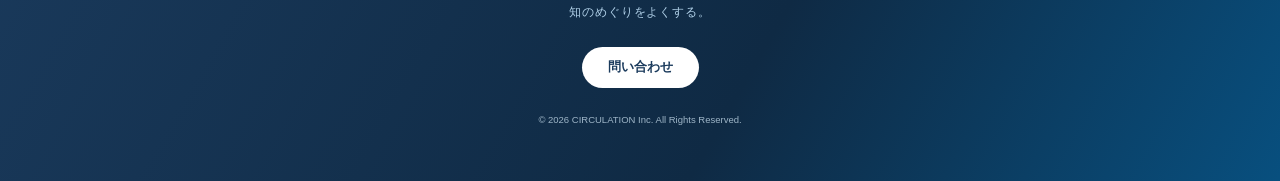
<file: tool-strategy.html>
<!DOCTYPE html>
<html lang="ja">
<head>
<meta charset="UTF-8">
<title>CIRCULATION Hot Topics 2026年7月号｜AI時代のツール戦略</title>
<link rel="canonical" href="circulation-hot-topics-2026-07.html">
<meta http-equiv="refresh" content="0; url=circulation-hot-topics-2026-07.html">
<meta name="robots" content="noindex">
<style>body{font-family:sans-serif;margin:40px;color:#2B3440}a{color:#0079C0}</style>
</head>
<body>
<p>ページが移動しました。自動的に転送されない場合は
<a href="circulation-hot-topics-2026-07.html">こちら</a> をクリックしてください。</p>
<script>location.replace('circulation-hot-topics-2026-07.html' + location.hash);</script>
</body>
</html>
</file>
